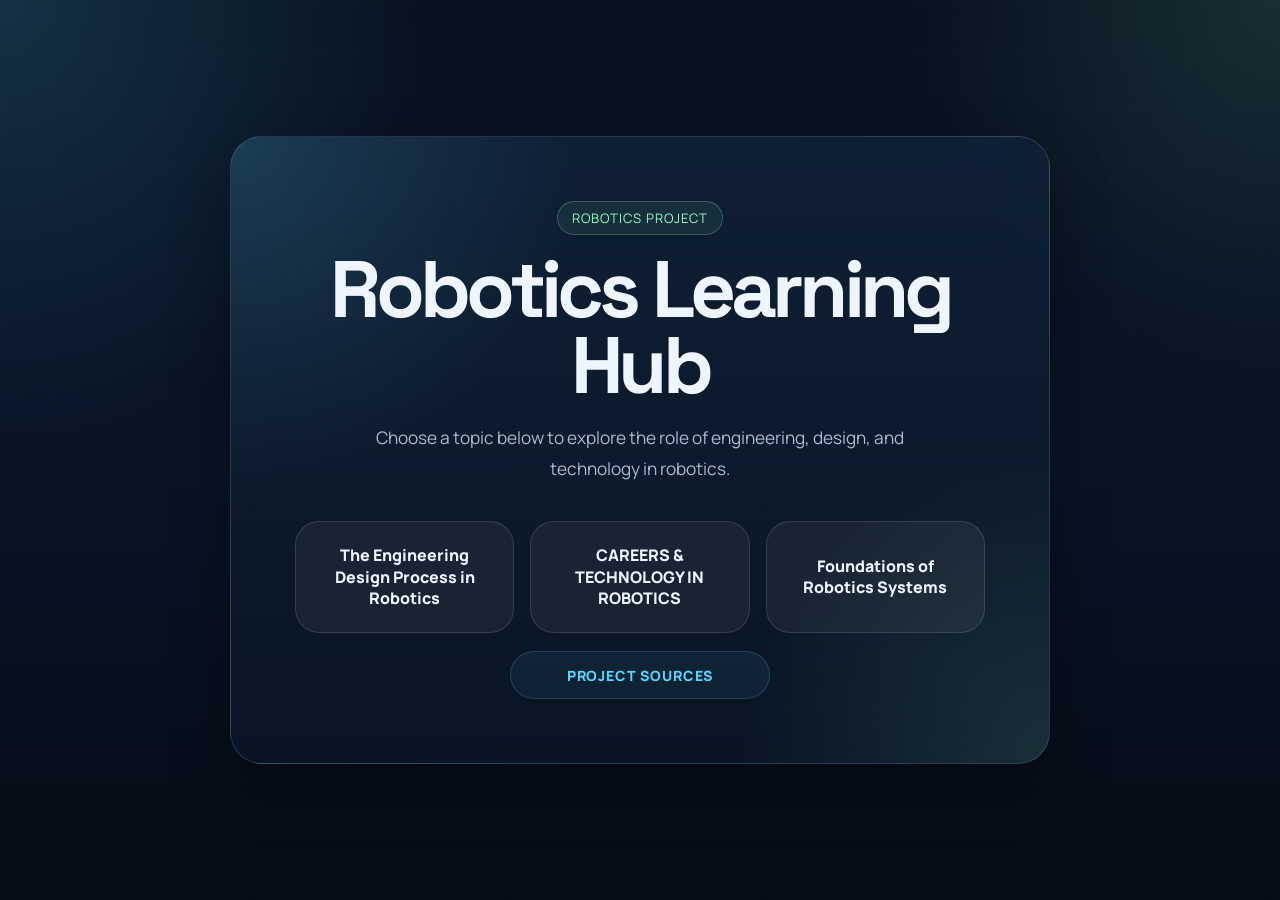
<file: index.html>
<!doctype html>
<html lang="en">
  <head>
    <meta charset="UTF-8" />
    <meta name="viewport" content="width=device-width, initial-scale=1.0" />
    <title>Robotics Project Homepage</title>
    <link rel="preconnect" href="https://fonts.googleapis.com" />
    <link rel="preconnect" href="https://fonts.gstatic.com" crossorigin />
    <link
      href="https://fonts.googleapis.com/css2?family=Manrope:wght@400;500;600;700;800&family=Space+Grotesk:wght@500;700&display=swap"
      rel="stylesheet"
    />
    <link rel="stylesheet" href="style.css" />
  </head>
  <body class="home-page">
    <div class="cursor-reticle" aria-hidden="true">
      <svg viewBox="0 0 84 84">
        <path class="reticle-shape" d="M25 11 L14 19 L14 31" />
        <path class="reticle-shape" d="M59 11 L70 19 L70 31" />
        <path class="reticle-shape" d="M25 73 L14 65 L14 53" />
        <path class="reticle-shape" d="M59 73 L70 65 L70 53" />
        <circle class="reticle-dot" cx="42" cy="42" r="3.5" />
      </svg>
    </div>

    <main class="home-main">
      <section class="home-hero">
        <span class="section-tag reveal">Robotics Project</span>
        <h1 class="home-title reveal">Robotics Learning Hub</h1>
        <p class="home-copy reveal">
          Choose a topic below to explore the role of engineering, design, and
          technology in robotics.
        </p>

        <div class="home-actions reveal">
          <a class="home-button home-button-secondary" href="edp.html">
            The Engineering Design Process in Robotics
          </a>
          <a class="home-button home-button-secondary" href="careers.html">
            CAREERS &amp; TECHNOLOGY IN ROBOTICS
          </a>
          <a class="home-button home-button-secondary" href="foundations.html">
            Foundations of Robotics Systems
          </a>
        </div>

        <div class="home-source-action reveal">
          <a class="home-source-button" href="sources.html">PROJECT SOURCES</a>
        </div>
      </section>
    </main>

    <script src="script.js"></script>
  </body>
</html>
</file>
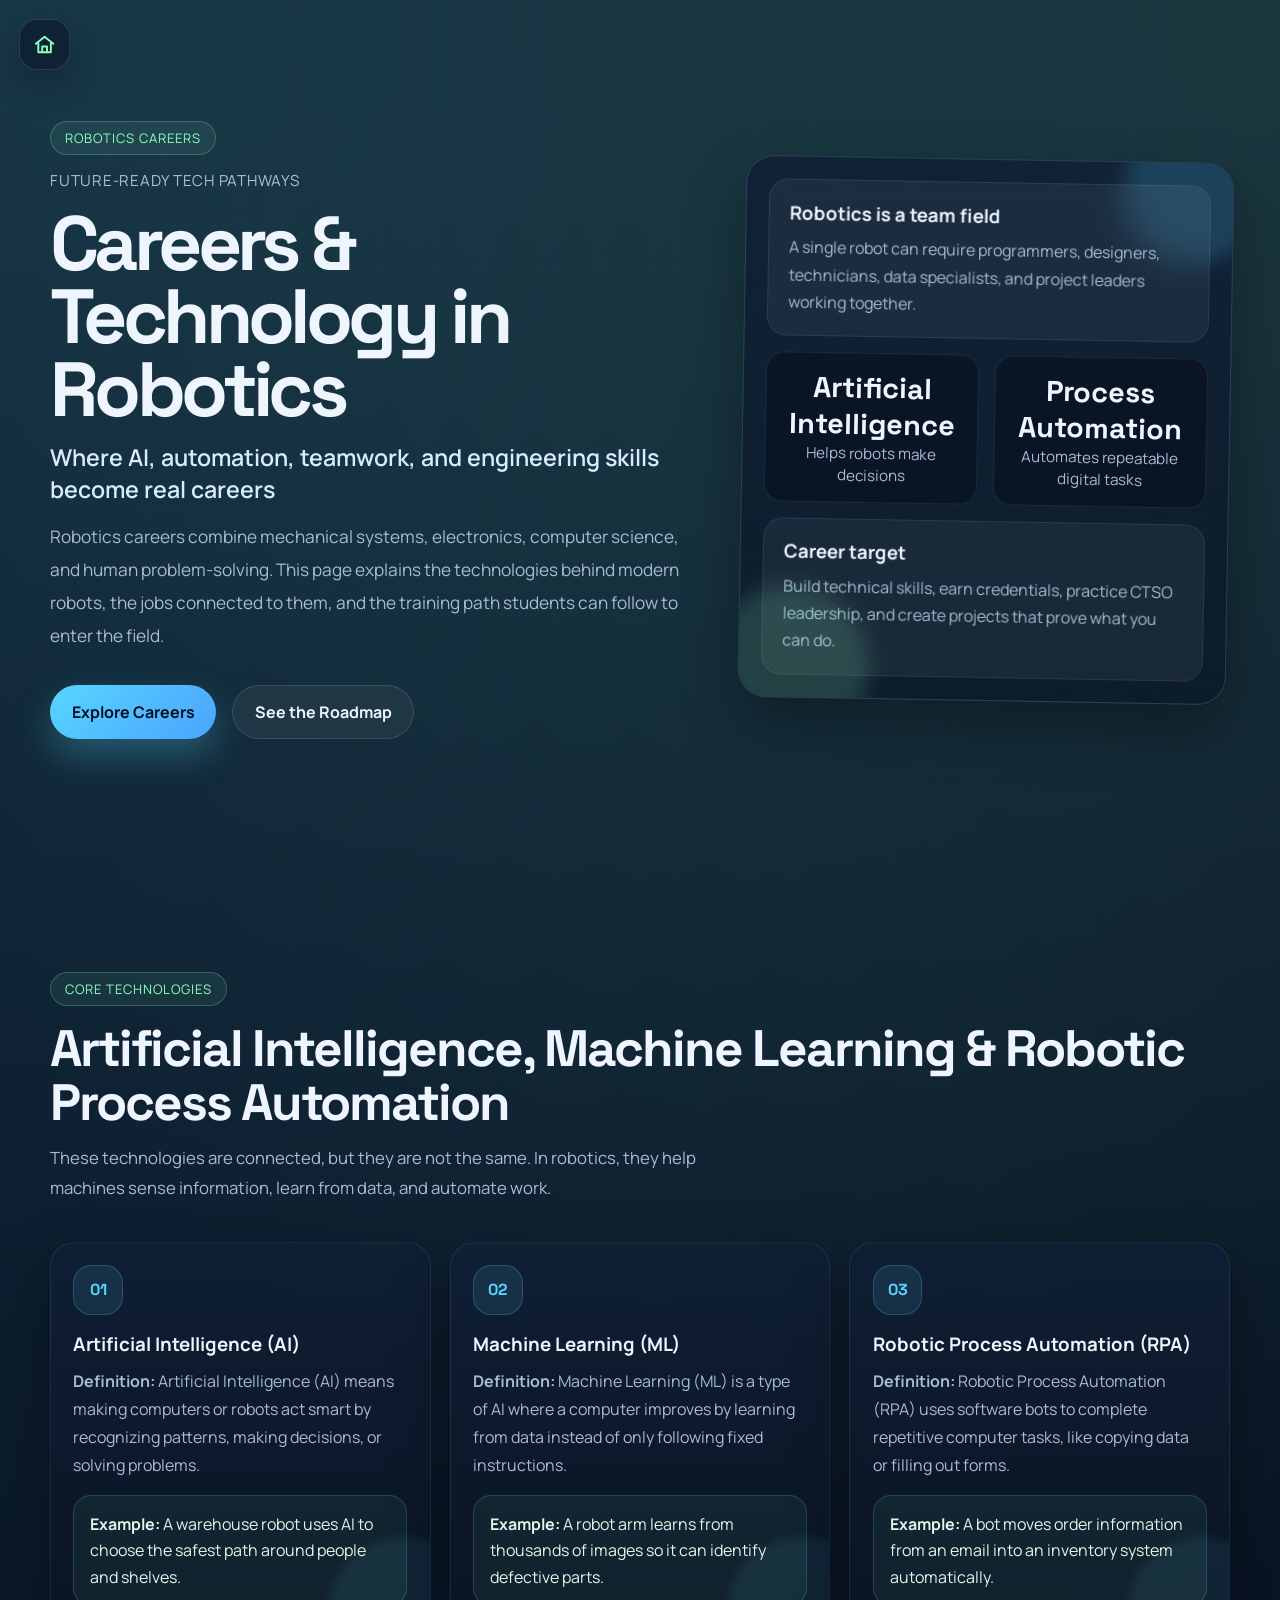
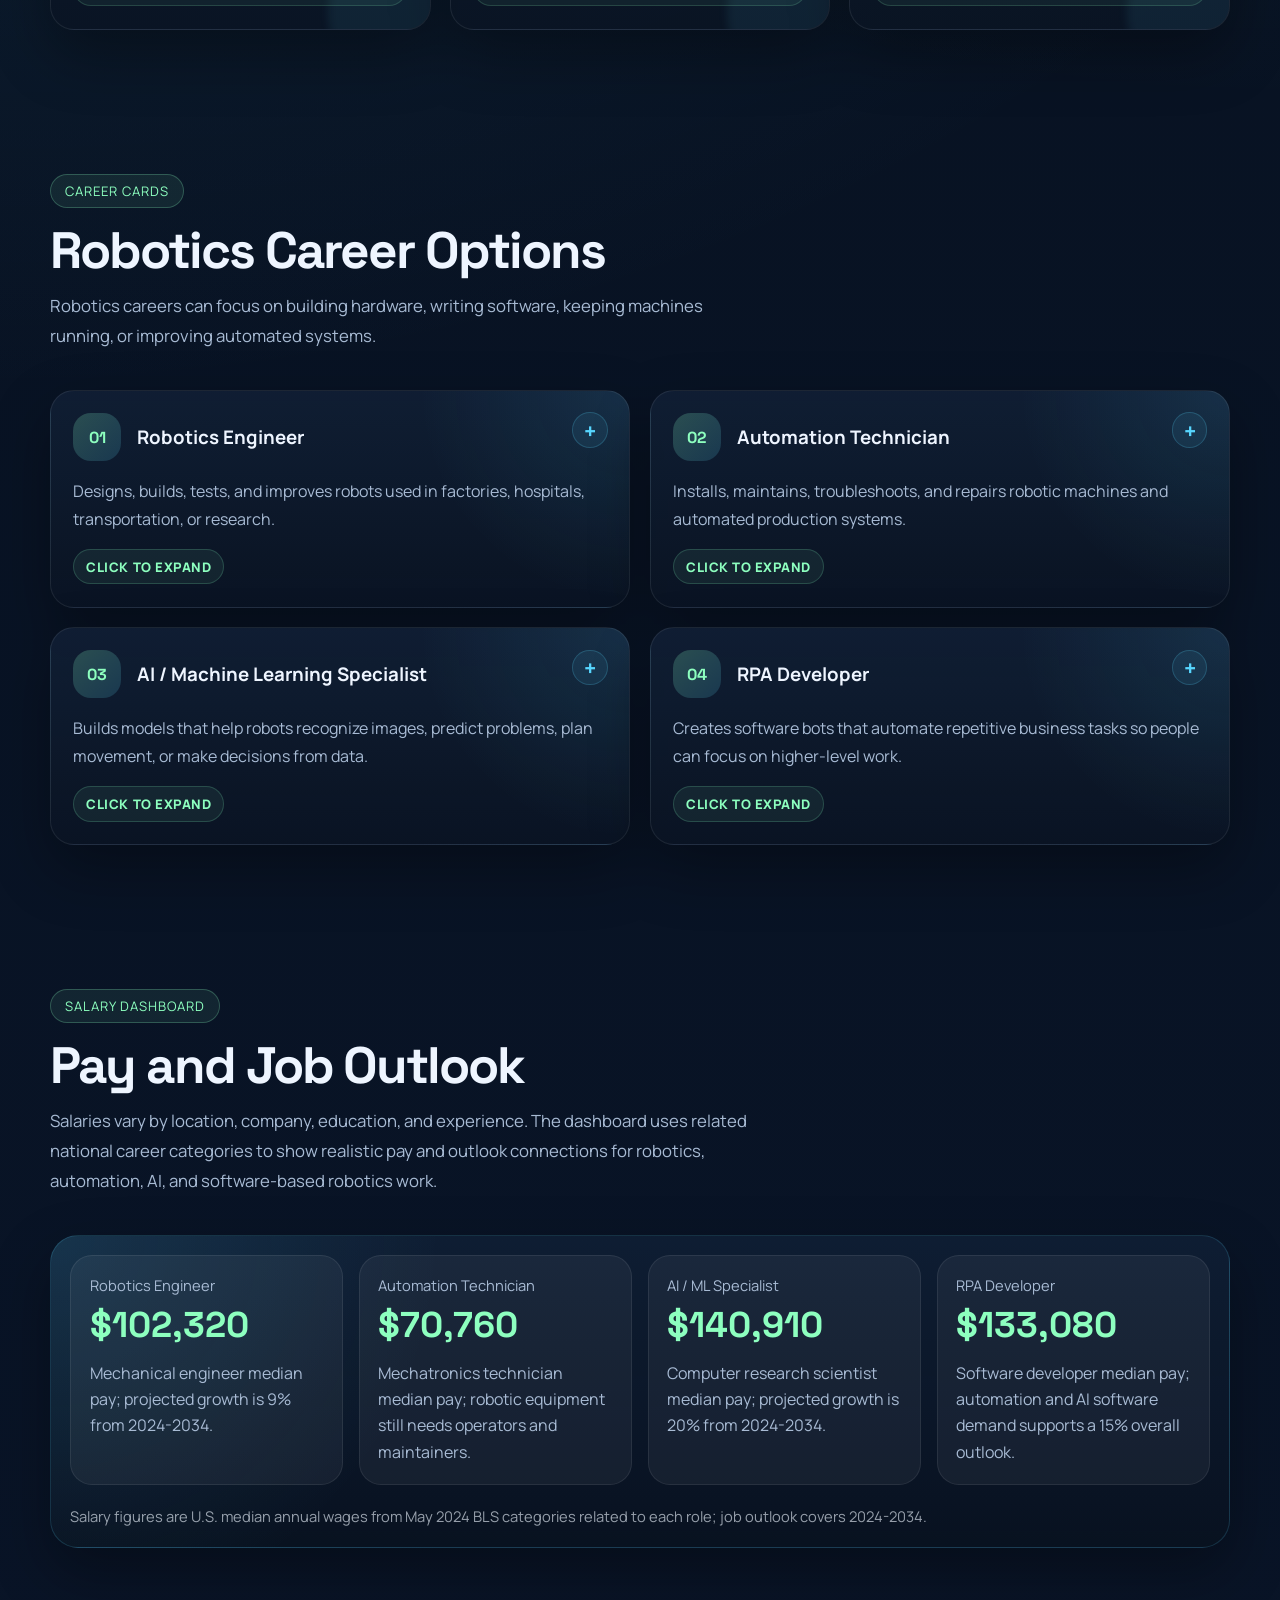
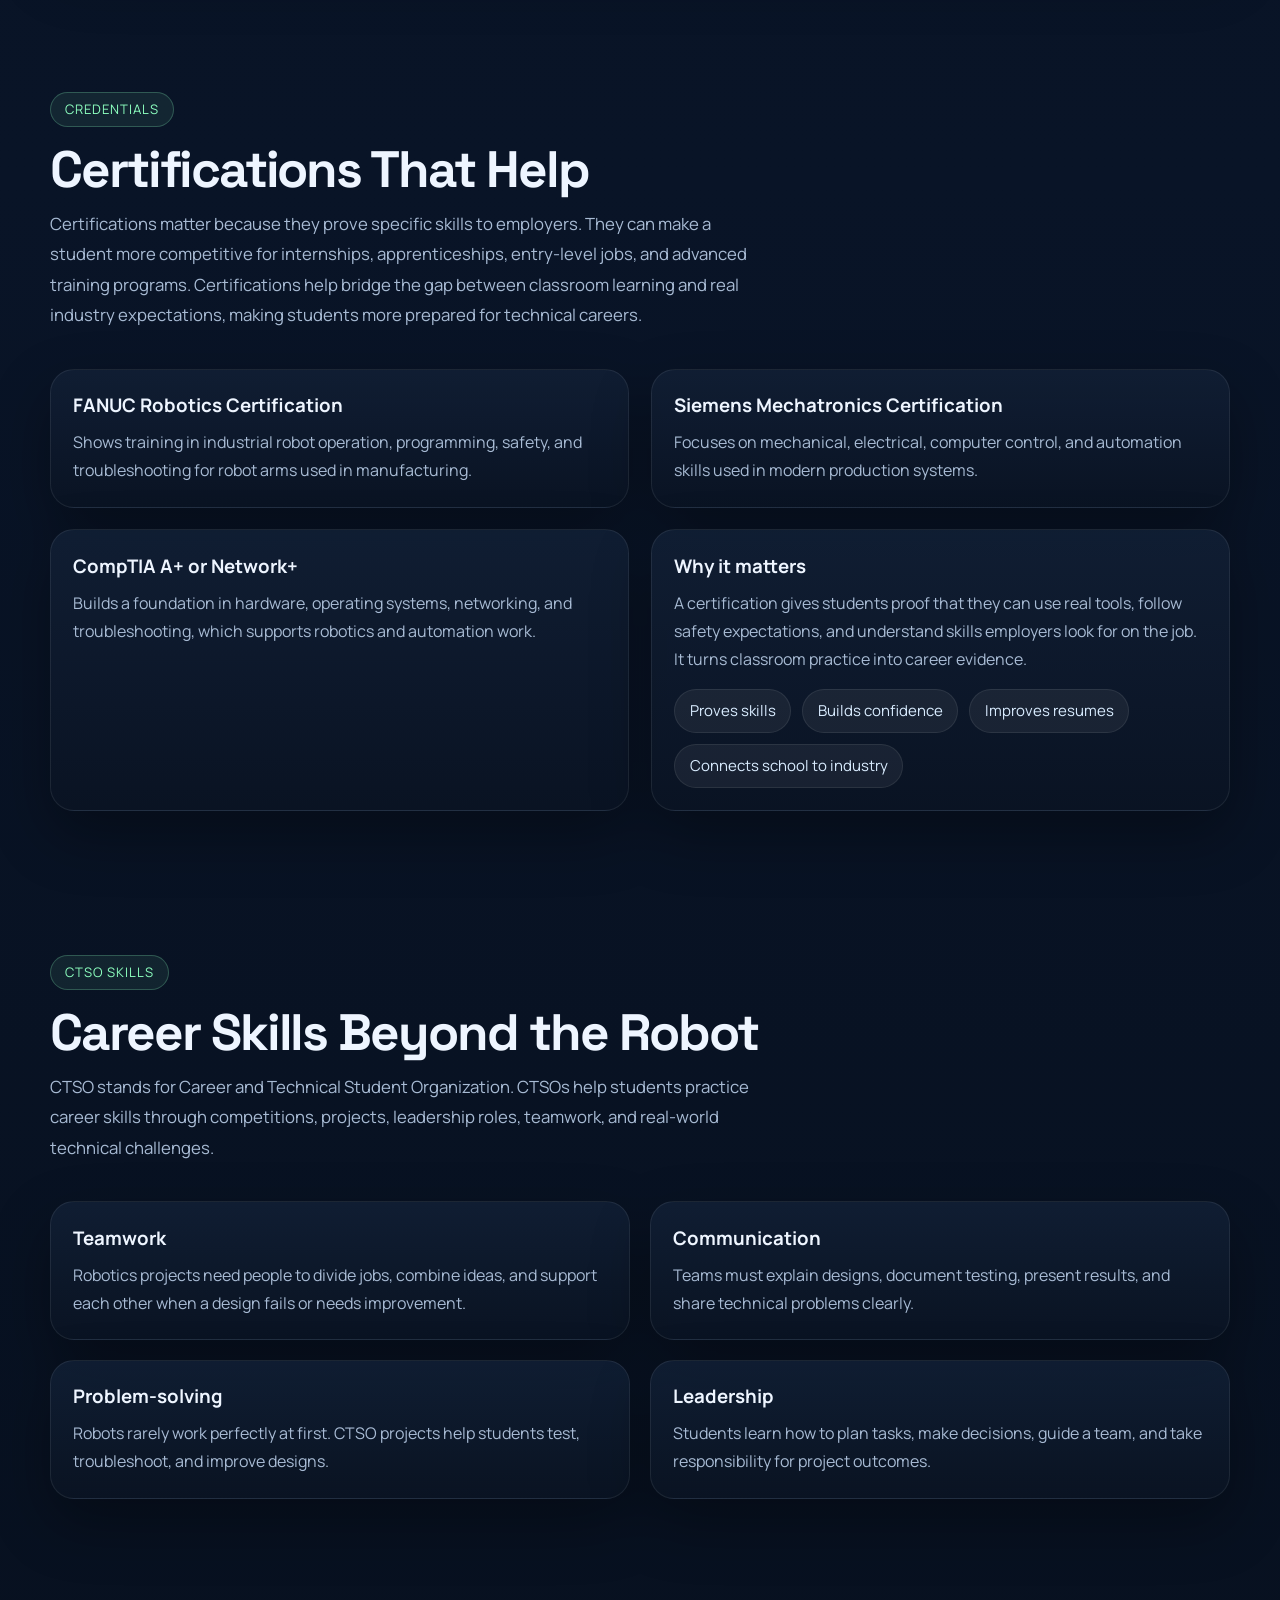
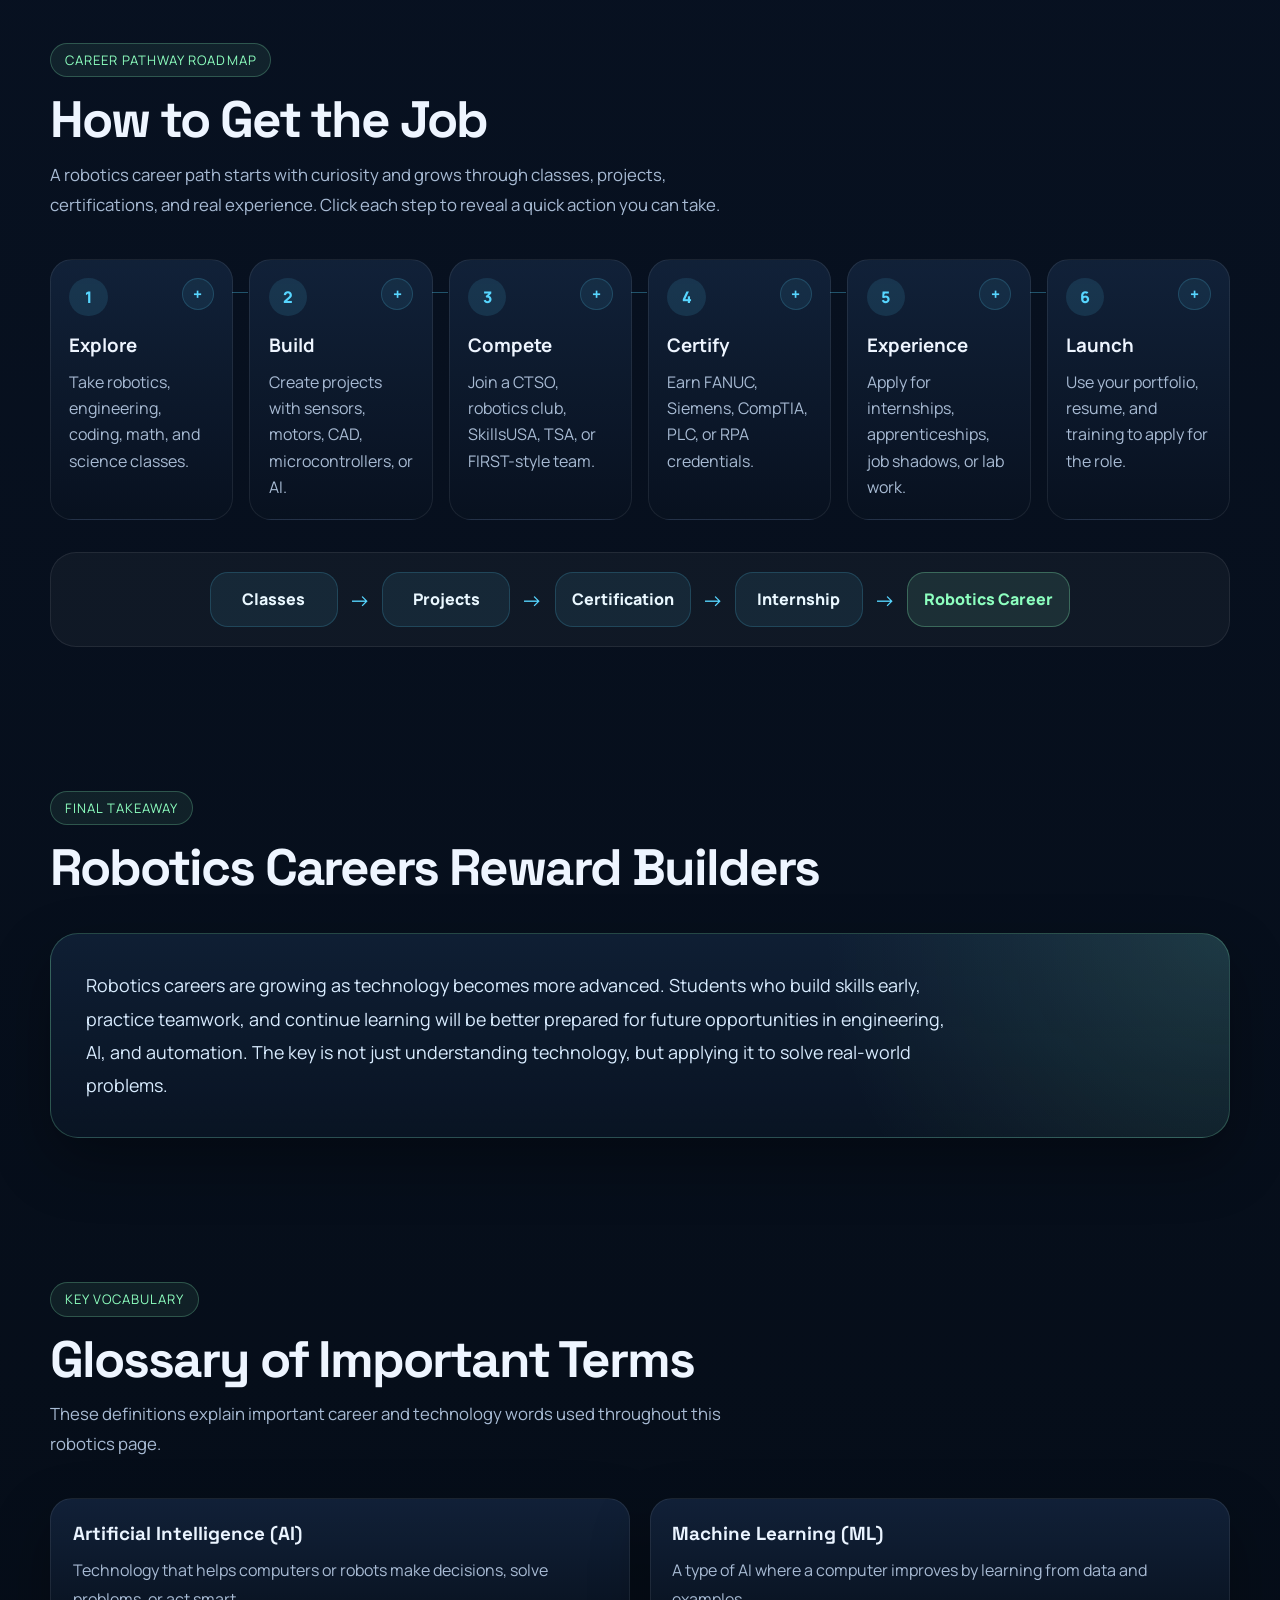
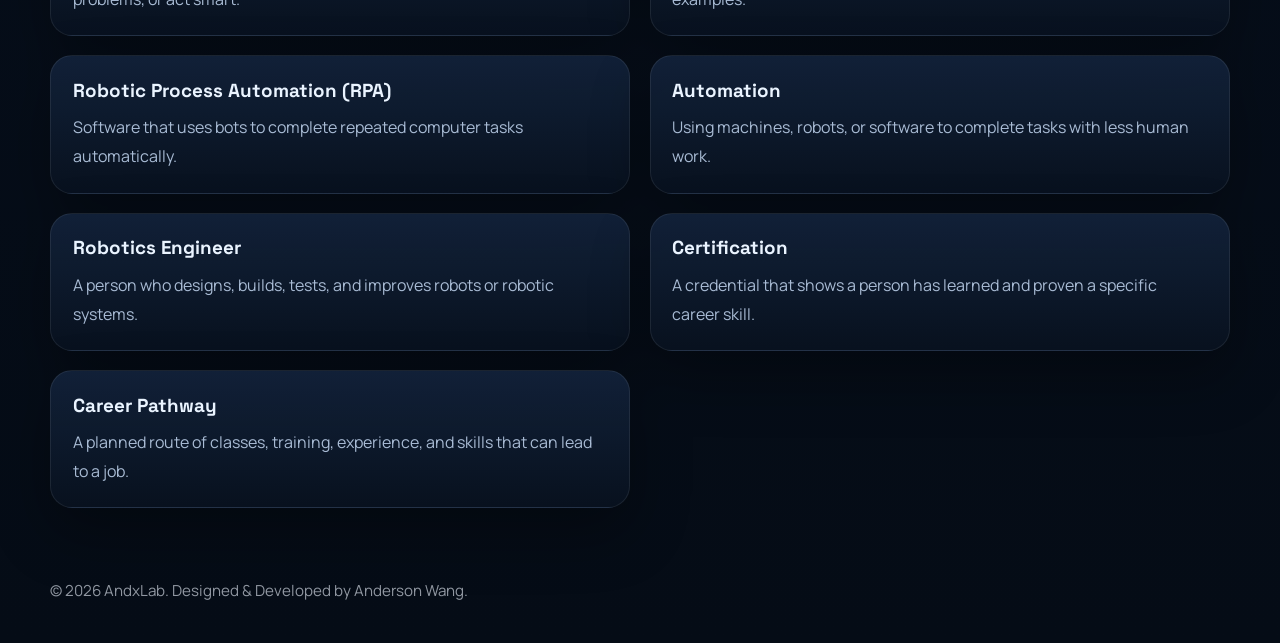
<file: careers.html>
<!doctype html>
<html lang="en">
  <head>
    <meta charset="UTF-8" />
    <meta name="viewport" content="width=device-width, initial-scale=1.0" />
    <title>Careers & Technology in Robotics</title>
    <link rel="preconnect" href="https://fonts.googleapis.com" />
    <link rel="preconnect" href="https://fonts.gstatic.com" crossorigin />
    <link
      href="https://fonts.googleapis.com/css2?family=Manrope:wght@400;500;600;700;800&family=Space+Grotesk:wght@500;700&display=swap"
      rel="stylesheet"
    />
    <link rel="stylesheet" href="style.css" />
  </head>
  <body>
    <a class="page-home-button" href="index.html" aria-label="Back to homepage">
      <svg viewBox="0 0 24 24" aria-hidden="true">
        <path d="M3 11.2 12 4l9 7.2" />
        <path d="M5.5 10.5V20h13v-9.5" />
        <path d="M9.5 20v-6h5v6" />
      </svg>
    </a>

    <div class="cursor-reticle" aria-hidden="true">
      <svg viewBox="0 0 84 84">
        <path class="reticle-shape" d="M25 11 L14 19 L14 31" />
        <path class="reticle-shape" d="M59 11 L70 19 L70 31" />
        <path class="reticle-shape" d="M25 73 L14 65 L14 53" />
        <path class="reticle-shape" d="M59 73 L70 65 L70 53" />
        <circle class="reticle-dot" cx="42" cy="42" r="3.5" />
      </svg>
    </div>

    <main>
      <section class="hero careers-hero">
        <div class="hero-grid">
          <div class="hero-copy reveal">
            <span class="section-tag">Robotics Careers</span>
            <span class="hero-credit">Future-ready tech pathways</span>
            <h1 class="hero-title">Careers &amp; Technology in Robotics</h1>
            <div class="hero-subtitle">
              Where AI, automation, teamwork, and engineering skills become real
              careers
            </div>
            <p>
              Robotics careers combine mechanical systems, electronics, computer
              science, and human problem-solving. This page explains the
              technologies behind modern robots, the jobs connected to them, and
              the training path students can follow to enter the field.
            </p>
            <div class="hero-actions">
              <a class="button button-primary" href="#careers"
                >Explore Careers</a
              >
              <a class="button button-secondary" href="#pathway"
                >See the Roadmap</a
              >
            </div>
          </div>

          <div class="hero-panel reveal">
            <div class="mini-dashboard">
              <div class="dashboard-card">
                <h3>Robotics is a team field</h3>
                <p>
                  A single robot can require programmers, designers,
                  technicians, data specialists, and project leaders working
                  together.
                </p>
              </div>
              <div class="dashboard-metrics">
                <div class="metric">
                  <strong>Artificial Intelligence</strong>
                  <span>Helps robots make decisions</span>
                </div>
                <div class="metric">
                  <strong>Process Automation</strong>
                  <span>Automates repeatable digital tasks</span>
                </div>
              </div>
              <div class="dashboard-card">
                <h3>Career target</h3>
                <p>
                  Build technical skills, earn credentials, practice CTSO
                  leadership, and create projects that prove what you can do.
                </p>
              </div>
            </div>
          </div>
        </div>
      </section>

      <section id="technology">
        <span class="section-tag reveal">Core Technologies</span>
        <h2 class="section-heading reveal">
          Artificial Intelligence, Machine Learning &amp; Robotic Process
          Automation
        </h2>
        <p class="section-copy reveal">
          These technologies are connected, but they are not the same. In
          robotics, they help machines sense information, learn from data, and
          automate work.
        </p>

        <div class="tech-compare-grid">
          <article class="card tech-card reveal">
            <span class="tech-label">01</span>
            <h3>Artificial Intelligence (AI)</h3>
            <p>
              <strong>Definition:</strong> Artificial Intelligence (AI) means
              making computers or robots act smart by recognizing patterns,
              making decisions, or solving problems.
            </p>
            <div class="example-box">
              <strong>Example:</strong> A warehouse robot uses AI to choose the
              safest path around people and shelves.
            </div>
          </article>

          <article class="card tech-card reveal">
            <span class="tech-label">02</span>
            <h3>Machine Learning (ML)</h3>
            <p>
              <strong>Definition:</strong> Machine Learning (ML) is a type of AI
              where a computer improves by learning from data instead of only
              following fixed instructions.
            </p>
            <div class="example-box">
              <strong>Example:</strong> A robot arm learns from thousands of
              images so it can identify defective parts.
            </div>
          </article>

          <article class="card tech-card reveal">
            <span class="tech-label">03</span>
            <h3>Robotic Process Automation (RPA)</h3>
            <p>
              <strong>Definition:</strong> Robotic Process Automation (RPA) uses
              software bots to complete repetitive computer tasks, like copying
              data or filling out forms.
            </p>
            <div class="example-box">
              <strong>Example:</strong> A bot moves order information from an
              email into an inventory system automatically.
            </div>
          </article>
        </div>
      </section>

      <section id="careers">
        <span class="section-tag reveal">Career Cards</span>
        <h2 class="section-heading reveal">Robotics Career Options</h2>
        <p class="section-copy reveal">
          Robotics careers can focus on building hardware, writing software,
          keeping machines running, or improving automated systems.
        </p>

        <div class="career-grid">
          <details class="career-card reveal">
            <summary>
              <div class="career-card-top">
                <span class="career-icon">01</span>
                <h3>Robotics Engineer</h3>
              </div>
              <p>
                Designs, builds, tests, and improves robots used in factories,
                hospitals, transportation, or research.
              </p>
              <span class="expand-cue">Click to expand</span>
            </summary>
            <div class="career-expanded">
              <div class="career-detail">
                <strong>Tools used</strong>
                <span>CAD, Python, C++, ROS, sensors, microcontrollers</span>
              </div>
              <div class="career-detail">
                <strong>Education/training</strong>
                <span>
                  Bachelor's degree in robotics, mechanical engineering,
                  electrical engineering, or computer science.
                </span>
              </div>
              <div class="career-detail">
                <strong>Why this job matters</strong>
                <span>
                  Robotics engineers create safer, smarter machines that solve
                  real-world problems and improve how people work.
                </span>
              </div>
            </div>
          </details>

          <details class="career-card reveal">
            <summary>
              <div class="career-card-top">
                <span class="career-icon">02</span>
                <h3>Automation Technician</h3>
              </div>
              <p>
                Installs, maintains, troubleshoots, and repairs robotic
                machines and automated production systems.
              </p>
              <span class="expand-cue">Click to expand</span>
            </summary>
            <div class="career-expanded">
              <div class="career-detail">
                <strong>Tools used</strong>
                <span>
                  PLCs, FANUC teach pendants, multimeters, HMIs, hand tools
                </span>
              </div>
              <div class="career-detail">
                <strong>Education/training</strong>
                <span>
                  Associate degree, technical school, apprenticeship, or
                  industry certifications in robotics or mechatronics.
                </span>
              </div>
              <div class="career-detail">
                <strong>Why this job matters</strong>
                <span>
                  Automation technicians keep robotic systems running safely so
                  companies can build products with less downtime.
                </span>
              </div>
            </div>
          </details>

          <details class="career-card reveal">
            <summary>
              <div class="career-card-top">
                <span class="career-icon">03</span>
                <h3>AI / Machine Learning Specialist</h3>
              </div>
              <p>
                Builds models that help robots recognize images, predict
                problems, plan movement, or make decisions from data.
              </p>
              <span class="expand-cue">Click to expand</span>
            </summary>
            <div class="career-expanded">
              <div class="career-detail">
                <strong>Tools used</strong>
                <span>Python, TensorFlow, PyTorch, datasets, cameras, cloud tools</span>
              </div>
              <div class="career-detail">
                <strong>Education/training</strong>
                <span>
                  Computer science, data science, AI coursework, math skills,
                  and machine learning projects.
                </span>
              </div>
              <div class="career-detail">
                <strong>Why this job matters</strong>
                <span>
                  AI and machine learning specialists help robots understand
                  data and make better decisions in changing environments.
                </span>
              </div>
            </div>
          </details>

          <details class="career-card reveal">
            <summary>
              <div class="career-card-top">
                <span class="career-icon">04</span>
                <h3>RPA Developer</h3>
              </div>
              <p>
                Creates software bots that automate repetitive business tasks so
                people can focus on higher-level work.
              </p>
              <span class="expand-cue">Click to expand</span>
            </summary>
            <div class="career-expanded">
              <div class="career-detail">
                <strong>Tools used</strong>
                <span>UiPath, Power Automate, Automation Anywhere, Excel, APIs</span>
              </div>
              <div class="career-detail">
                <strong>Education/training</strong>
                <span>
                  Programming basics, business process knowledge, RPA platform
                  training, and automation certifications.
                </span>
              </div>
              <div class="career-detail">
                <strong>Why this job matters</strong>
                <span>
                  RPA developers save time and reduce errors by automating
                  repetitive digital work for teams and organizations.
                </span>
              </div>
            </div>
          </details>
        </div>
      </section>

      <section id="salary">
        <span class="section-tag reveal">Salary Dashboard</span>
        <h2 class="section-heading reveal">Pay and Job Outlook</h2>
        <p class="section-copy reveal">
          Salaries vary by location, company, education, and experience. The
          dashboard uses related national career categories to show realistic
          pay and outlook connections for robotics, automation, AI, and
          software-based robotics work.
        </p>

        <div class="salary-dashboard reveal">
          <article class="salary-tile">
            <span>Robotics Engineer</span>
            <strong>$102,320</strong>
            <p>
              Mechanical engineer median pay; projected growth is 9% from
              2024-2034.
            </p>
          </article>
          <article class="salary-tile">
            <span>Automation Technician</span>
            <strong>$70,760</strong>
            <p>
              Mechatronics technician median pay; robotic equipment still needs
              operators and maintainers.
            </p>
          </article>
          <article class="salary-tile">
            <span>AI / ML Specialist</span>
            <strong>$140,910</strong>
            <p>
              Computer research scientist median pay; projected growth is 20%
              from 2024-2034.
            </p>
          </article>
          <article class="salary-tile">
            <span>RPA Developer</span>
            <strong>$133,080</strong>
            <p>
              Software developer median pay; automation and AI software demand
              supports a 15% overall outlook.
            </p>
          </article>
          <p class="salary-note">
            Salary figures are U.S. median annual wages from May 2024 BLS
            categories related to each role; job outlook covers 2024-2034.
          </p>
        </div>
      </section>

      <section id="certifications">
        <span class="section-tag reveal">Credentials</span>
        <h2 class="section-heading reveal">Certifications That Help</h2>
        <p class="section-copy reveal">
          Certifications matter because they prove specific skills to employers.
          They can make a student more competitive for internships,
          apprenticeships, entry-level jobs, and advanced training programs.
          Certifications help bridge the gap between classroom learning and
          real industry expectations, making students more prepared for
          technical careers.
        </p>

        <div class="cards-grid">
          <article class="card reveal">
            <h3>FANUC Robotics Certification</h3>
            <p>
              Shows training in industrial robot operation, programming, safety,
              and troubleshooting for robot arms used in manufacturing.
            </p>
          </article>

          <article class="card reveal">
            <h3>Siemens Mechatronics Certification</h3>
            <p>
              Focuses on mechanical, electrical, computer control, and
              automation skills used in modern production systems.
            </p>
          </article>

          <article class="card reveal">
            <h3>CompTIA A+ or Network+</h3>
            <p>
              Builds a foundation in hardware, operating systems, networking,
              and troubleshooting, which supports robotics and automation work.
            </p>
          </article>

          <article class="card reveal">
            <h3>Why it matters</h3>
            <p>
              A certification gives students proof that they can use real tools,
              follow safety expectations, and understand skills employers look
              for on the job. It turns classroom practice into career evidence.
            </p>
            <div class="chip-list">
              <span class="chip">Proves skills</span>
              <span class="chip">Builds confidence</span>
              <span class="chip">Improves resumes</span>
              <span class="chip">Connects school to industry</span>
            </div>
          </article>
        </div>
      </section>

      <section id="ctso">
        <span class="section-tag reveal">CTSO Skills</span>
        <h2 class="section-heading reveal">Career Skills Beyond the Robot</h2>
        <p class="section-copy reveal">
          CTSO stands for Career and Technical Student Organization. CTSOs help
          students practice career skills through competitions, projects,
          leadership roles, teamwork, and real-world technical challenges.
        </p>

        <div class="ctso-grid">
          <article class="card reveal">
            <h3>Teamwork</h3>
            <p>
              Robotics projects need people to divide jobs, combine ideas, and
              support each other when a design fails or needs improvement.
            </p>
          </article>
          <article class="card reveal">
            <h3>Communication</h3>
            <p>
              Teams must explain designs, document testing, present results, and
              share technical problems clearly.
            </p>
          </article>
          <article class="card reveal">
            <h3>Problem-solving</h3>
            <p>
              Robots rarely work perfectly at first. CTSO projects help students
              test, troubleshoot, and improve designs.
            </p>
          </article>
          <article class="card reveal">
            <h3>Leadership</h3>
            <p>
              Students learn how to plan tasks, make decisions, guide a team,
              and take responsibility for project outcomes.
            </p>
          </article>
        </div>
      </section>

      <section id="pathway">
        <span class="section-tag reveal">Career Pathway Roadmap</span>
        <h2 class="section-heading reveal">How to Get the Job</h2>
        <p class="section-copy reveal">
          A robotics career path starts with curiosity and grows through
          classes, projects, certifications, and real experience. Click each
          step to reveal a quick action you can take.
        </p>

        <div class="roadmap reveal">
          <details class="roadmap-step">
            <summary>
              <span>1</span>
              <h3>Explore</h3>
              <p>
                Take robotics, engineering, coding, math, and science classes.
              </p>
            </summary>
            <div class="roadmap-action">
              <strong>Try this:</strong> Pick one robotics topic and write down
              three questions you want to learn more about.
            </div>
          </details>

          <details class="roadmap-step">
            <summary>
              <span>2</span>
              <h3>Build</h3>
              <p>
                Create projects with sensors, motors, CAD, microcontrollers, or
                AI.
              </p>
            </summary>
            <div class="roadmap-action">
              <strong>Try this:</strong> Add one finished project to a portfolio
              with photos, code, and what you improved.
            </div>
          </details>

          <details class="roadmap-step">
            <summary>
              <span>3</span>
              <h3>Compete</h3>
              <p>
                Join a CTSO, robotics club, SkillsUSA, TSA, or FIRST-style
                team.
              </p>
            </summary>
            <div class="roadmap-action">
              <strong>Try this:</strong> Choose a team role like builder,
              programmer, driver, presenter, or project lead.
            </div>
          </details>

          <details class="roadmap-step">
            <summary>
              <span>4</span>
              <h3>Certify</h3>
              <p>Earn FANUC, Siemens, CompTIA, PLC, or RPA credentials.</p>
            </summary>
            <div class="roadmap-action">
              <strong>Try this:</strong> Research one certification and list the
              skills, cost, and practice time it requires.
            </div>
          </details>

          <details class="roadmap-step">
            <summary>
              <span>5</span>
              <h3>Experience</h3>
              <p>
                Apply for internships, apprenticeships, job shadows, or lab
                work.
              </p>
            </summary>
            <div class="roadmap-action">
              <strong>Try this:</strong> Find one local company, school lab, or
              mentor connected to robotics or automation.
            </div>
          </details>

          <details class="roadmap-step">
            <summary>
              <span>6</span>
              <h3>Launch</h3>
              <p>
                Use your portfolio, resume, and training to apply for the role.
              </p>
            </summary>
            <div class="roadmap-action">
              <strong>Try this:</strong> Write a short resume bullet that shows
              a robotics skill you can prove with a project.
            </div>
          </details>
        </div>

        <div
          class="job-flow reveal"
          aria-label="Flowchart for getting a robotics job"
        >
          <div class="flow-node">Classes</div>
          <div class="flow-connector">&rarr;</div>
          <div class="flow-node">Projects</div>
          <div class="flow-connector">&rarr;</div>
          <div class="flow-node">Certification</div>
          <div class="flow-connector">&rarr;</div>
          <div class="flow-node">Internship</div>
          <div class="flow-connector">&rarr;</div>
          <div class="flow-node final">Robotics Career</div>
        </div>
      </section>

      <section id="takeaway">
        <span class="section-tag reveal">Final Takeaway</span>
        <h2 class="section-heading reveal">Robotics Careers Reward Builders</h2>
        <div class="takeaway-panel reveal">
          <p>
            Robotics careers are growing as technology becomes more advanced.
            Students who build skills early, practice teamwork, and continue
            learning will be better prepared for future opportunities in
            engineering, AI, and automation. The key is not just understanding
            technology, but applying it to solve real-world problems.
          </p>
        </div>
      </section>

      <section id="vocabulary">
        <span class="section-tag reveal">Key Vocabulary</span>
        <h2 class="section-heading reveal">Glossary of Important Terms</h2>
        <p class="section-copy reveal">
          These definitions explain important career and technology words used
          throughout this robotics page.
        </p>

        <div class="vocab-grid">
          <article class="vocab-card reveal">
            <h3>Artificial Intelligence (AI)</h3>
            <p>
              Technology that helps computers or robots make decisions, solve
              problems, or act smart.
            </p>
          </article>

          <article class="vocab-card reveal">
            <h3>Machine Learning (ML)</h3>
            <p>
              A type of AI where a computer improves by learning from data and
              examples.
            </p>
          </article>

          <article class="vocab-card reveal">
            <h3>Robotic Process Automation (RPA)</h3>
            <p>
              Software that uses bots to complete repeated computer tasks
              automatically.
            </p>
          </article>

          <article class="vocab-card reveal">
            <h3>Automation</h3>
            <p>
              Using machines, robots, or software to complete tasks with less
              human work.
            </p>
          </article>

          <article class="vocab-card reveal">
            <h3>Robotics Engineer</h3>
            <p>
              A person who designs, builds, tests, and improves robots or
              robotic systems.
            </p>
          </article>

          <article class="vocab-card reveal">
            <h3>Certification</h3>
            <p>
              A credential that shows a person has learned and proven a specific
              career skill.
            </p>
          </article>

          <article class="vocab-card reveal">
            <h3>Career Pathway</h3>
            <p>
              A planned route of classes, training, experience, and skills that
              can lead to a job.
            </p>
          </article>
        </div>
      </section>
    </main>

    <footer class="reveal">
      &copy; 2026 AndxLab. Designed & Developed by Anderson Wang.
    </footer>

    <script src="script.js"></script>
  </body>
</html>
</file>
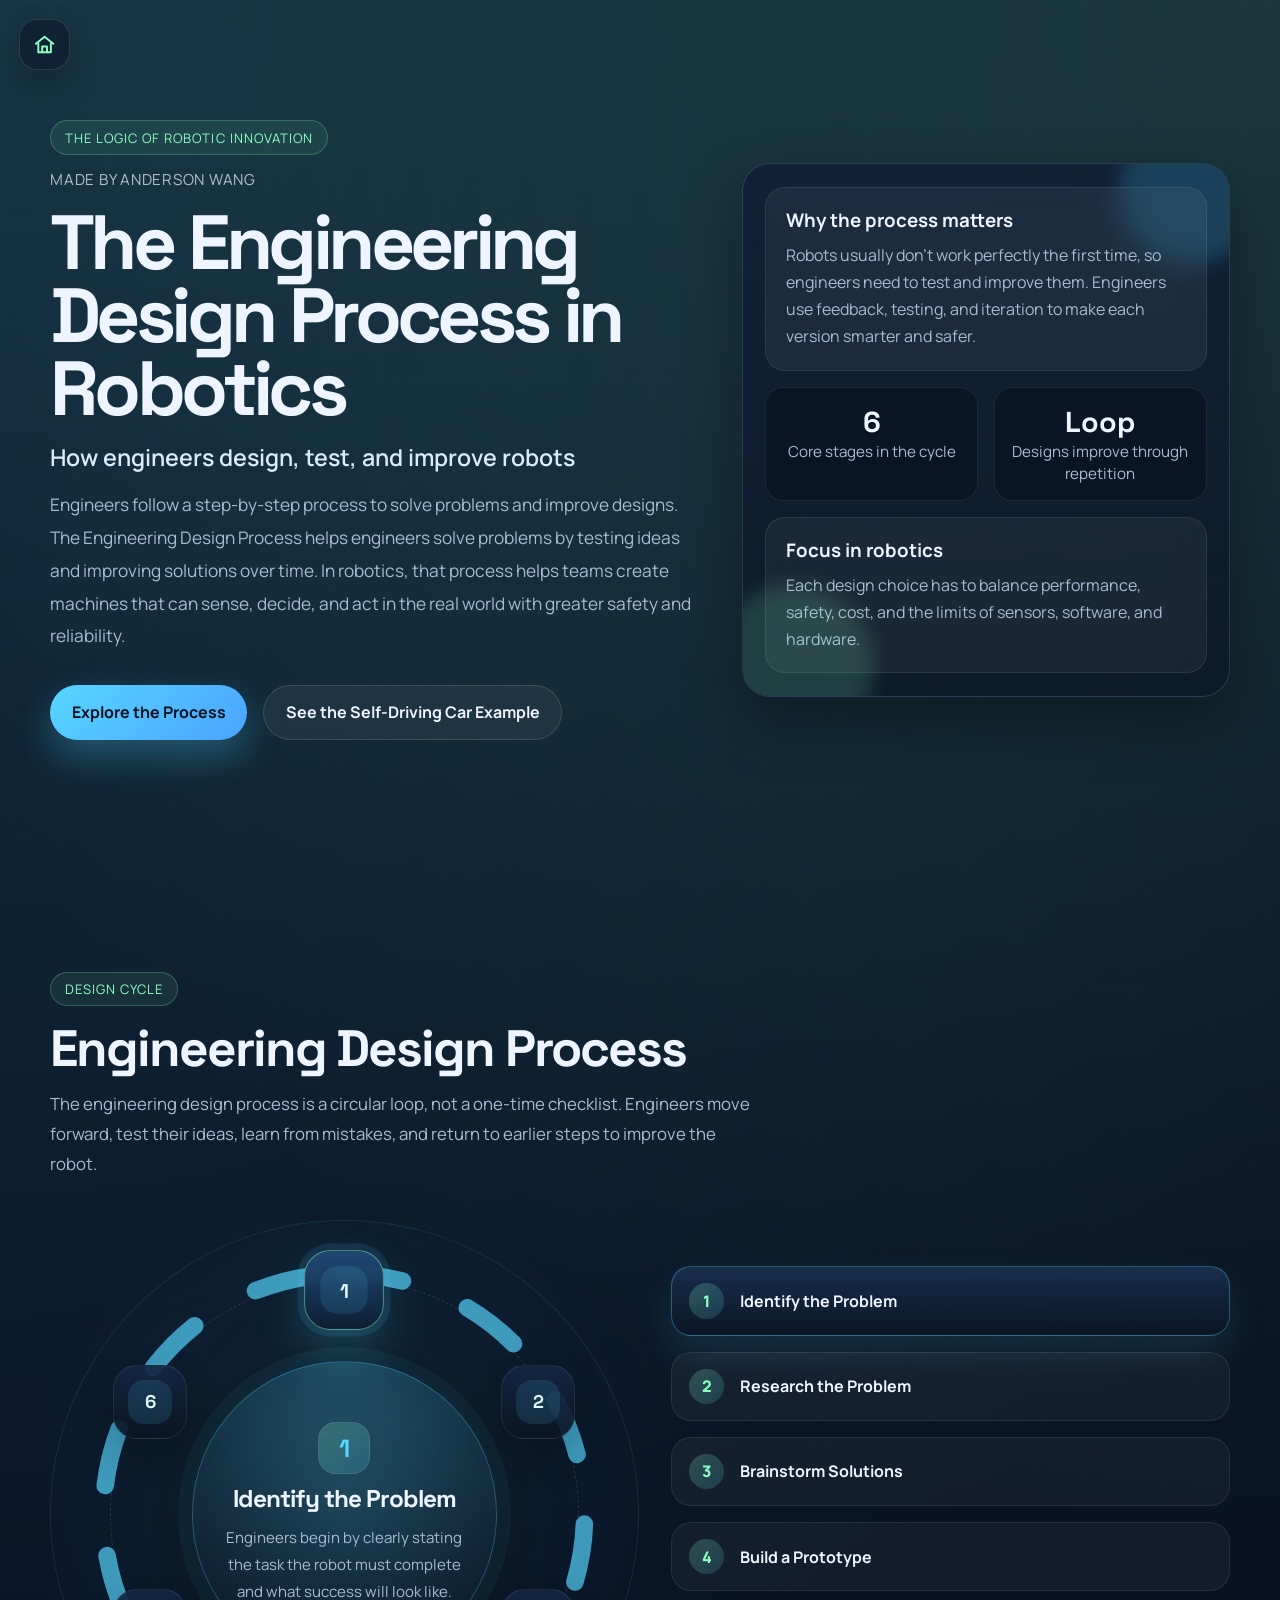
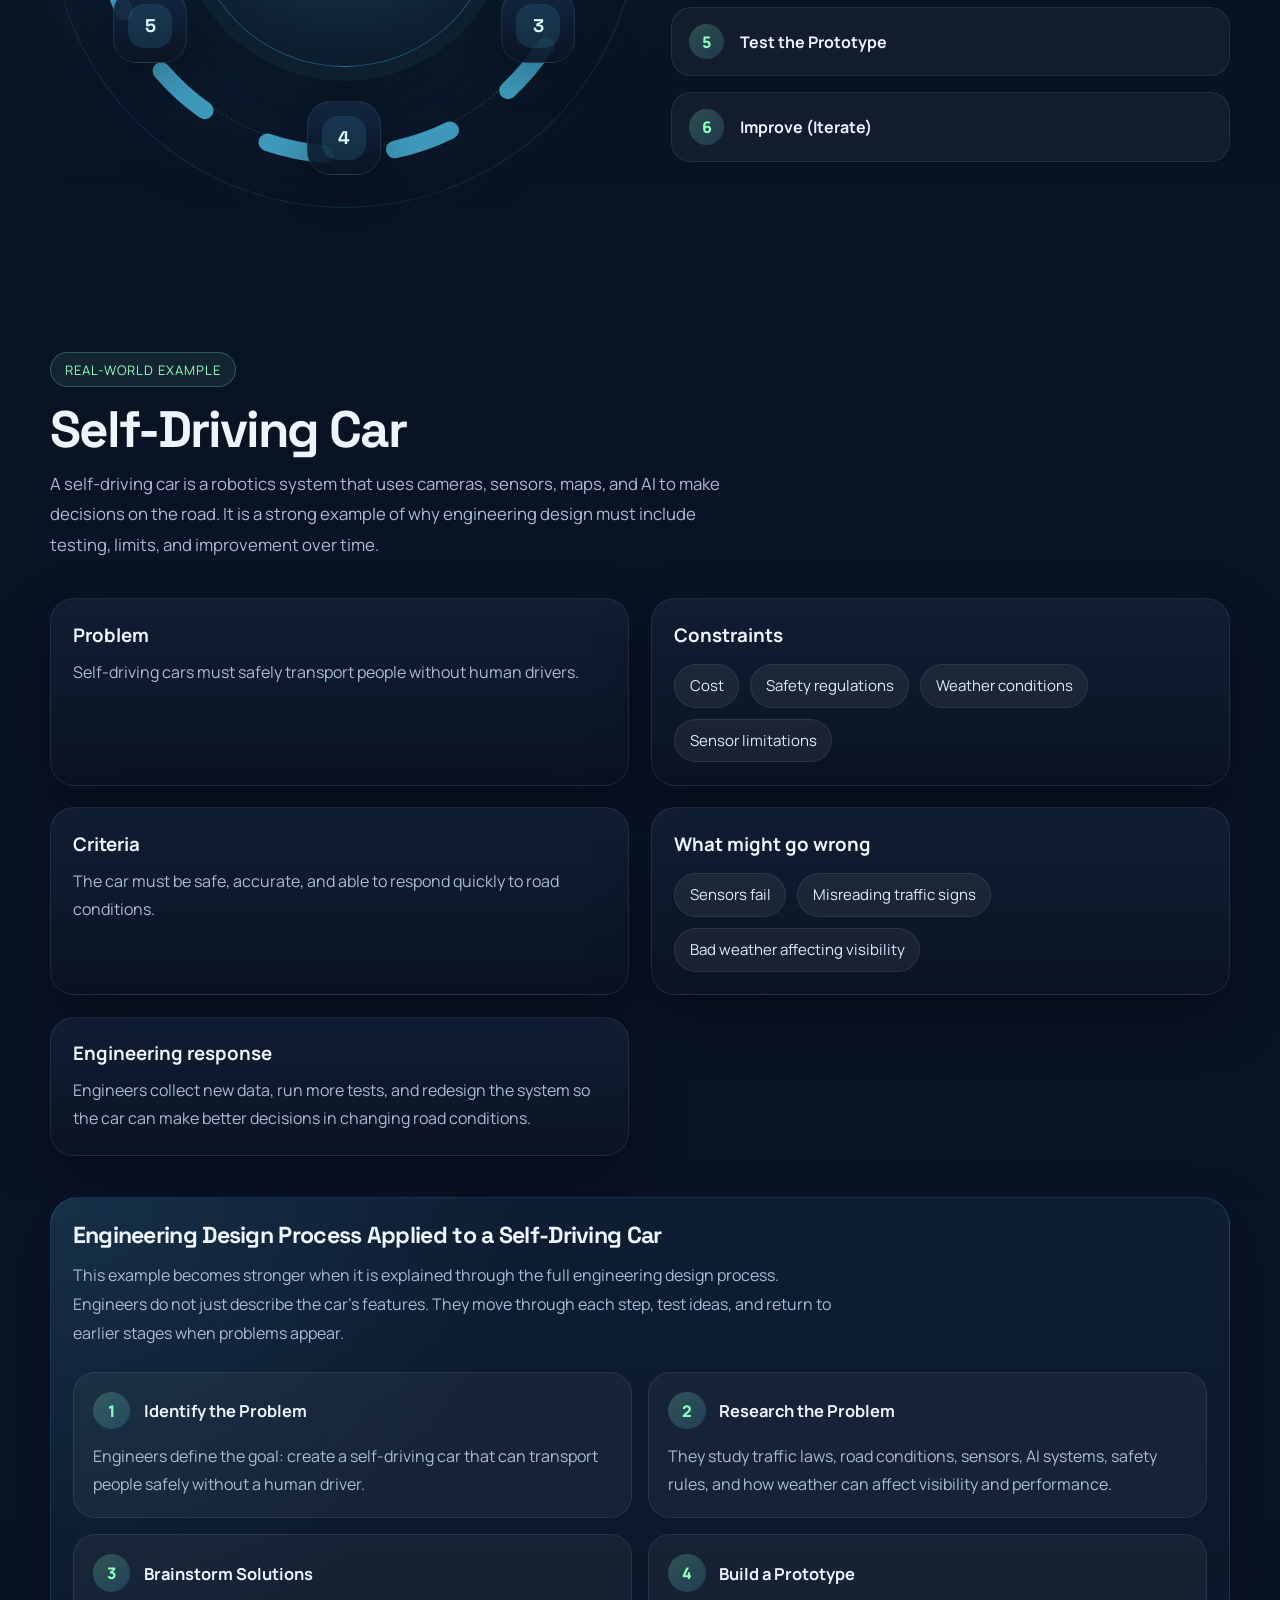
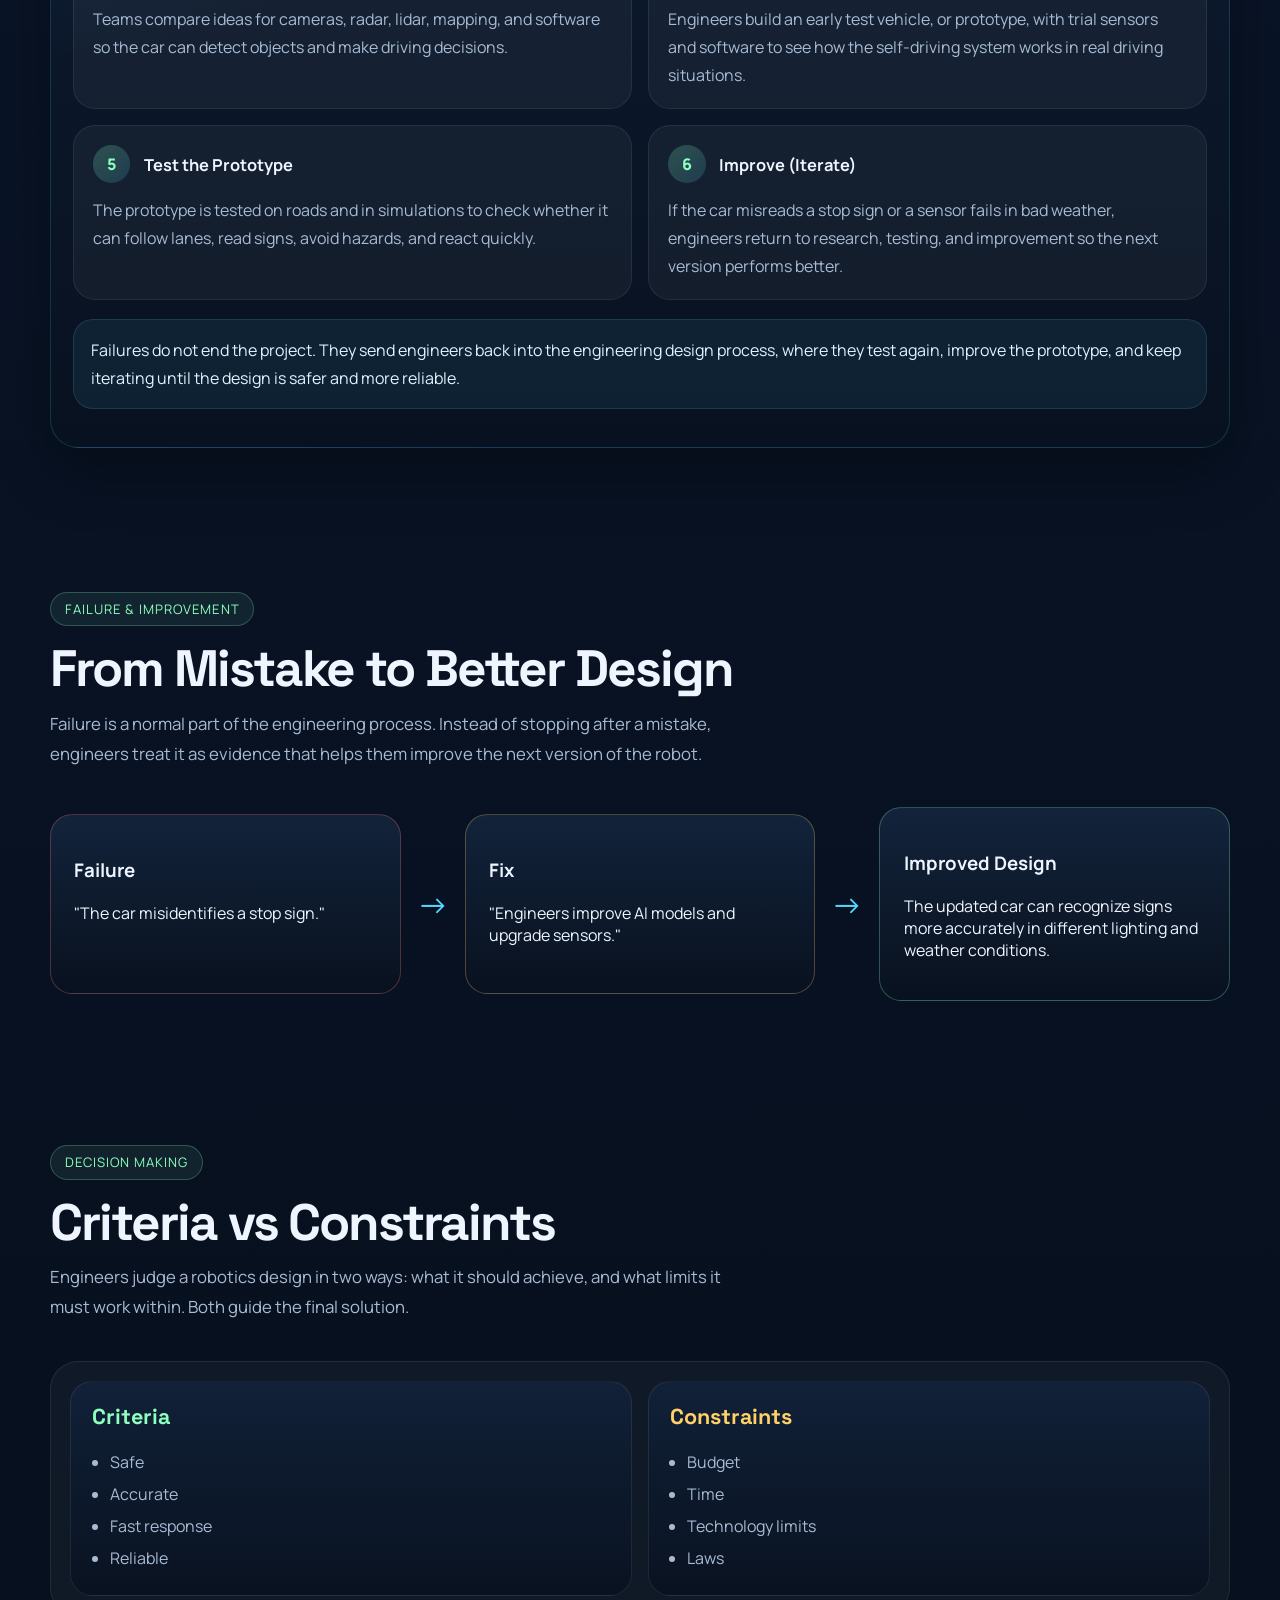
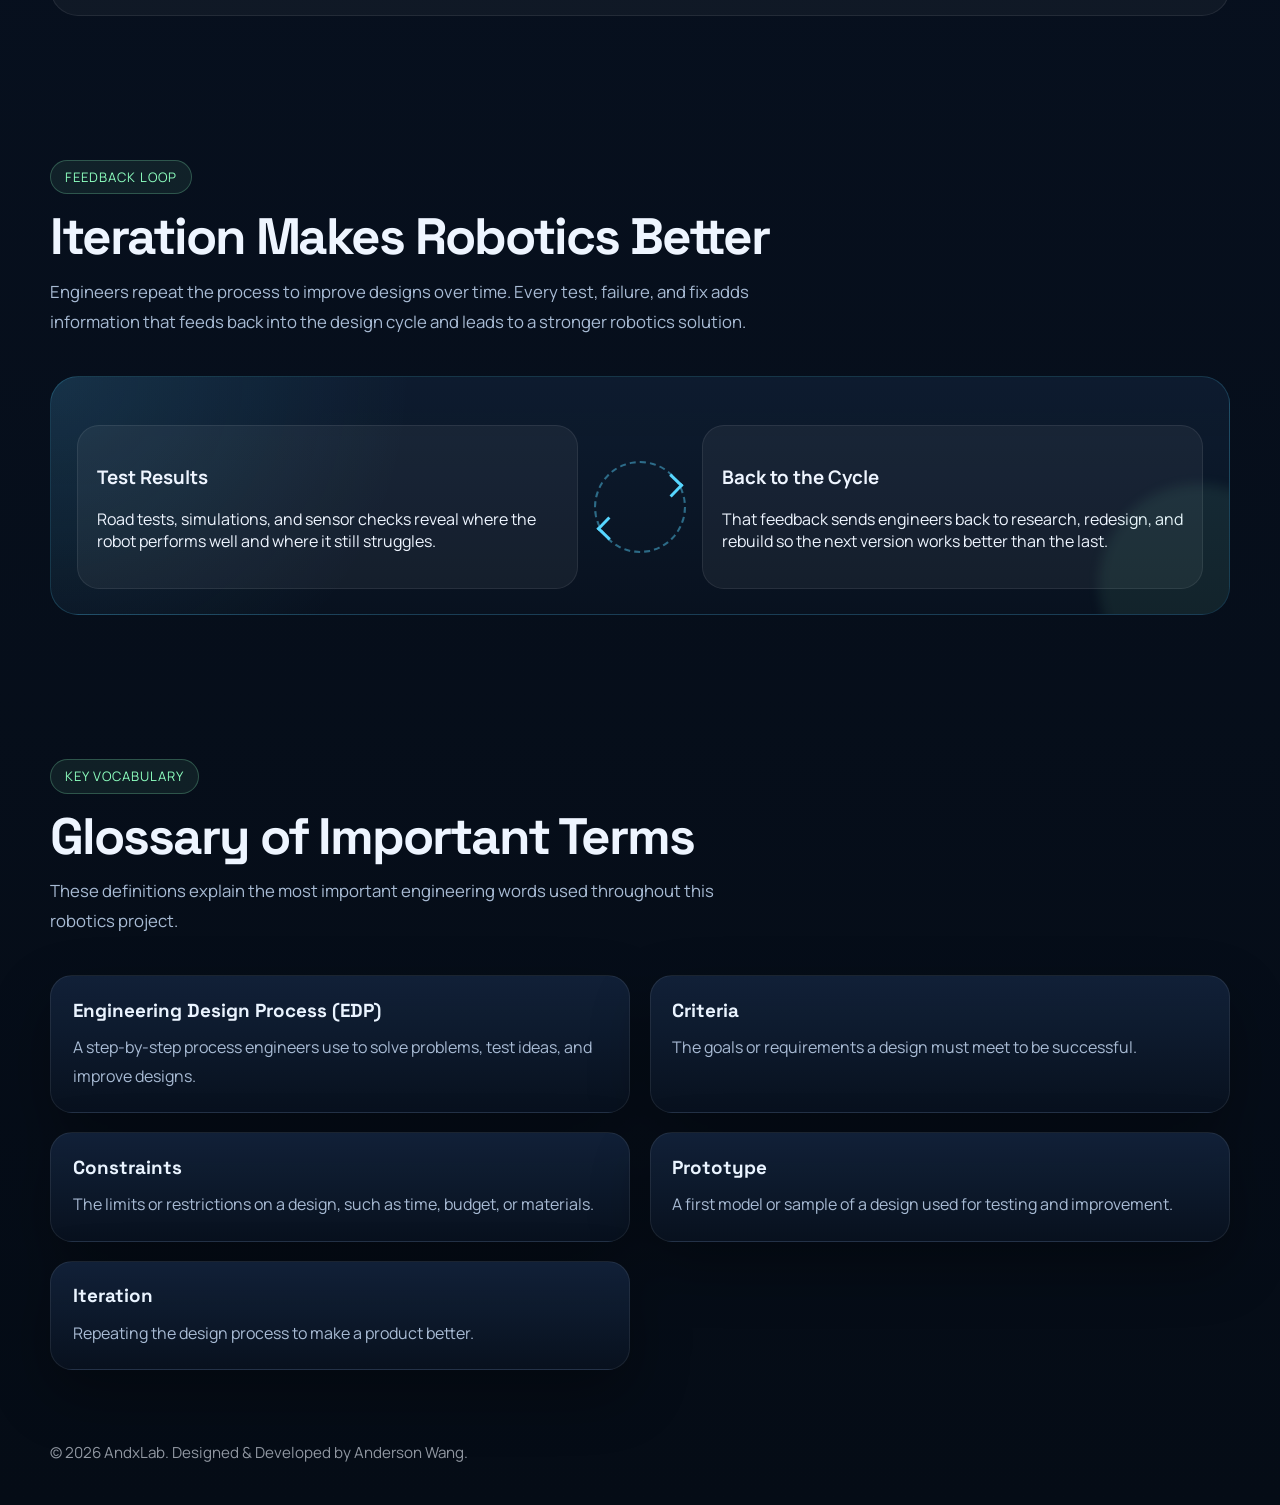
<file: edp.html>
<!doctype html>
<html lang="en">
  <head>
    <meta charset="UTF-8" />
    <meta name="viewport" content="width=device-width, initial-scale=1.0" />
    <title>The Engineering Design Process in Robotics</title>
    <link rel="preconnect" href="https://fonts.googleapis.com" />
    <link rel="preconnect" href="https://fonts.gstatic.com" crossorigin />
    <link
      href="https://fonts.googleapis.com/css2?family=Manrope:wght@400;500;600;700;800&family=Space+Grotesk:wght@500;700&display=swap"
      rel="stylesheet"
    />
    <link rel="stylesheet" href="style.css" />
  </head>
  <body>
    <a class="page-home-button" href="index.html" aria-label="Back to homepage">
      <svg viewBox="0 0 24 24" aria-hidden="true">
        <path d="M3 11.2 12 4l9 7.2" />
        <path d="M5.5 10.5V20h13v-9.5" />
        <path d="M9.5 20v-6h5v6" />
      </svg>
    </a>

    <div class="cursor-reticle" aria-hidden="true">
      <svg viewBox="0 0 84 84">
        <path class="reticle-shape" d="M25 11 L14 19 L14 31" />
        <path class="reticle-shape" d="M59 11 L70 19 L70 31" />
        <path class="reticle-shape" d="M25 73 L14 65 L14 53" />
        <path class="reticle-shape" d="M59 73 L70 65 L70 53" />
        <circle class="reticle-dot" cx="42" cy="42" r="3.5" />
      </svg>
    </div>
    <div
      class="particle-overlay"
      id="particle-overlay"
      aria-hidden="true"
    ></div>
    <main>
      <section class="hero">
        <div class="hero-grid">
          <div class="hero-copy reveal">
            <span class="section-tag">The logic of robotic innovation</span>
            <span class="hero-credit">Made by Anderson Wang</span>
            <h1 class="hero-title">
              The Engineering Design Process in Robotics
            </h1>
            <div class="hero-subtitle">
              How engineers design, test, and improve robots
            </div>
            <p>
              Engineers follow a step-by-step process to solve problems and
              improve designs. The Engineering Design Process helps engineers
              solve problems by testing ideas and improving solutions over time.
              In robotics, that process helps teams create machines that can
              sense, decide, and act in the real world with greater safety and
              reliability.
            </p>
            <div class="hero-actions">
              <a class="button button-primary" href="#process"
                >Explore the Process</a
              >
              <a class="button button-secondary" href="#example"
                >See the Self-Driving Car Example</a
              >
            </div>
          </div>

          <div class="hero-panel reveal">
            <div class="mini-dashboard">
              <div class="dashboard-card">
                <h3>Why the process matters</h3>
                <p>
                  Robots usually don't work perfectly the first time, so
                  engineers need to test and improve them. Engineers use
                  feedback, testing, and iteration to make each version smarter
                  and safer.
                </p>
              </div>
              <div class="dashboard-metrics">
                <div class="metric">
                  <strong>6</strong>
                  <span>Core stages in the cycle</span>
                </div>
                <div class="metric">
                  <strong>Loop</strong>
                  <span>Designs improve through repetition</span>
                </div>
              </div>
              <div class="dashboard-card">
                <h3>Focus in robotics</h3>
                <p>
                  Each design choice has to balance performance, safety, cost,
                  and the limits of sensors, software, and hardware.
                </p>
              </div>
            </div>
          </div>
        </div>
      </section>

      <section id="process">
        <span class="section-tag reveal">Design Cycle</span>
        <h2 class="section-heading reveal">Engineering Design Process</h2>
        <p class="section-copy reveal">
          The engineering design process is a circular loop, not a one-time
          checklist. Engineers move forward, test their ideas, learn from
          mistakes, and return to earlier steps to improve the robot.
        </p>

        <div class="process-layout">
          <div class="cycle-shell reveal">
            <svg class="loop-svg" viewBox="0 0 100 100" aria-hidden="true">
              <path d="M50,9 A41,41 0 1,1 49.9,9"></path>
            </svg>

            <div class="cycle-center">
              <div class="cycle-center-content">
                <div class="center-step-num" id="center-step-num">1</div>
                <h3 class="center-step-title" id="center-step-title">
                  Identify the Problem
                </h3>
                <p class="center-step-copy" id="center-step-copy">
                  Engineers begin by clearly stating the task the robot must
                  complete and what success will look like.
                </p>
              </div>
            </div>

            <article
              class="cycle-step active"
              data-step-orbit="1"
              style="--angle: 0deg"
            >
              <div class="icon">1</div>
            </article>

            <article
              class="cycle-step"
              data-step-orbit="2"
              style="--angle: 60deg"
            >
              <div class="icon">2</div>
            </article>

            <article
              class="cycle-step"
              data-step-orbit="3"
              style="--angle: 120deg"
            >
              <div class="icon">3</div>
            </article>

            <article
              class="cycle-step"
              data-step-orbit="4"
              style="--angle: 180deg"
            >
              <div class="icon">4</div>
            </article>

            <article
              class="cycle-step"
              data-step-orbit="5"
              style="--angle: 240deg"
            >
              <div class="icon">5</div>
            </article>

            <article
              class="cycle-step"
              data-step-orbit="6"
              style="--angle: 300deg"
            >
              <div class="icon">6</div>
            </article>
          </div>

          <div class="step-list">
            <button class="step-row reveal active" type="button" data-step="1">
              <div class="step-number">1</div>
              <div>
                <h4>Identify the Problem</h4>
              </div>
            </button>
            <button class="step-row reveal" type="button" data-step="2">
              <div class="step-number">2</div>
              <div>
                <h4>Research the Problem</h4>
              </div>
            </button>
            <button class="step-row reveal" type="button" data-step="3">
              <div class="step-number">3</div>
              <div>
                <h4>Brainstorm Solutions</h4>
              </div>
            </button>
            <button class="step-row reveal" type="button" data-step="4">
              <div class="step-number">4</div>
              <div>
                <h4>Build a Prototype</h4>
              </div>
            </button>
            <button class="step-row reveal" type="button" data-step="5">
              <div class="step-number">5</div>
              <div>
                <h4>Test the Prototype</h4>
              </div>
            </button>
            <button class="step-row reveal" type="button" data-step="6">
              <div class="step-number">6</div>
              <div>
                <h4>Improve (Iterate)</h4>
              </div>
            </button>
          </div>
        </div>
      </section>

      <section id="example">
        <span class="section-tag reveal">Real-World Example</span>
        <h2 class="section-heading reveal">Self-Driving Car</h2>
        <p class="section-copy reveal">
          A self-driving car is a robotics system that uses cameras, sensors,
          maps, and AI to make decisions on the road. It is a strong example of
          why engineering design must include testing, limits, and improvement
          over time.
        </p>

        <div class="cards-grid">
          <article class="card reveal">
            <h3>Problem</h3>
            <p>
              Self-driving cars must safely transport people without human
              drivers.
            </p>
          </article>

          <article class="card reveal">
            <h3>Constraints</h3>
            <div class="chip-list">
              <span class="chip">Cost</span>
              <span class="chip">Safety regulations</span>
              <span class="chip">Weather conditions</span>
              <span class="chip">Sensor limitations</span>
            </div>
          </article>

          <article class="card reveal">
            <h3>Criteria</h3>
            <p>
              The car must be safe, accurate, and able to respond quickly to
              road conditions.
            </p>
          </article>

          <article class="card reveal">
            <h3>What might go wrong</h3>
            <div class="chip-list">
              <span class="chip">Sensors fail</span>
              <span class="chip">Misreading traffic signs</span>
              <span class="chip">Bad weather affecting visibility</span>
            </div>
          </article>

          <article class="card reveal">
            <h3>Engineering response</h3>
            <p>
              Engineers collect new data, run more tests, and redesign the
              system so the car can make better decisions in changing road
              conditions.
            </p>
          </article>
        </div>

        <div class="applied-process reveal">
          <div class="applied-process-header">
            <h3>Engineering Design Process Applied to a Self-Driving Car</h3>
            <p>
              This example becomes stronger when it is explained through the
              full engineering design process. Engineers do not just describe
              the car's features. They move through each step, test ideas, and
              return to earlier stages when problems appear.
            </p>
          </div>

          <div class="applied-grid">
            <article class="applied-step reveal">
              <div class="applied-step-top">
                <span class="applied-step-number">1</span>
                <h4>Identify the Problem</h4>
              </div>
              <p>
                Engineers define the goal: create a self-driving car that can
                transport people safely without a human driver.
              </p>
            </article>

            <article class="applied-step reveal">
              <div class="applied-step-top">
                <span class="applied-step-number">2</span>
                <h4>Research the Problem</h4>
              </div>
              <p>
                They study traffic laws, road conditions, sensors, AI systems,
                safety rules, and how weather can affect visibility and
                performance.
              </p>
            </article>

            <article class="applied-step reveal">
              <div class="applied-step-top">
                <span class="applied-step-number">3</span>
                <h4>Brainstorm Solutions</h4>
              </div>
              <p>
                Teams compare ideas for cameras, radar, lidar, mapping, and
                software so the car can detect objects and make driving
                decisions.
              </p>
            </article>

            <article class="applied-step reveal">
              <div class="applied-step-top">
                <span class="applied-step-number">4</span>
                <h4>Build a Prototype</h4>
              </div>
              <p>
                Engineers build an early test vehicle, or prototype, with trial
                sensors and software to see how the self-driving system works in
                real driving situations.
              </p>
            </article>

            <article class="applied-step reveal">
              <div class="applied-step-top">
                <span class="applied-step-number">5</span>
                <h4>Test the Prototype</h4>
              </div>
              <p>
                The prototype is tested on roads and in simulations to check
                whether it can follow lanes, read signs, avoid hazards, and
                react quickly.
              </p>
            </article>

            <article class="applied-step reveal">
              <div class="applied-step-top">
                <span class="applied-step-number">6</span>
                <h4>Improve (Iterate)</h4>
              </div>
              <p>
                If the car misreads a stop sign or a sensor fails in bad
                weather, engineers return to research, testing, and improvement
                so the next version performs better.
              </p>
            </article>
          </div>

          <p class="applied-note reveal">
            Failures do not end the project. They send engineers back into the
            engineering design process, where they test again, improve the
            prototype, and keep iterating until the design is safer and more
            reliable.
          </p>
        </div>
      </section>

      <section id="failure">
        <span class="section-tag reveal">Failure & Improvement</span>
        <h2 class="section-heading reveal">From Mistake to Better Design</h2>
        <p class="section-copy reveal">
          Failure is a normal part of the engineering process. Instead of
          stopping after a mistake, engineers treat it as evidence that helps
          them improve the next version of the robot.
        </p>

        <div class="flow-wrapper">
          <article class="flow-card failure reveal">
            <h3>Failure</h3>
            <p>"The car misidentifies a stop sign."</p>
          </article>
          <div class="flow-arrow reveal">&rarr;</div>
          <article class="flow-card fix reveal">
            <h3>Fix</h3>
            <p>"Engineers improve AI models and upgrade sensors."</p>
          </article>
          <div class="flow-arrow reveal">&rarr;</div>
          <article class="flow-card improved reveal">
            <h3>Improved Design</h3>
            <p>
              The updated car can recognize signs more accurately in different
              lighting and weather conditions.
            </p>
          </article>
        </div>
      </section>

      <section id="compare">
        <span class="section-tag reveal">Decision Making</span>
        <h2 class="section-heading reveal">Criteria vs Constraints</h2>
        <p class="section-copy reveal">
          Engineers judge a robotics design in two ways: what it should achieve,
          and what limits it must work within. Both guide the final solution.
        </p>

        <div class="chart reveal">
          <div class="chart-grid">
            <div class="chart-column criteria">
              <h3>Criteria</h3>
              <ul>
                <li>Safe</li>
                <li>Accurate</li>
                <li>Fast response</li>
                <li>Reliable</li>
              </ul>
            </div>
            <div class="chart-column constraints">
              <h3>Constraints</h3>
              <ul>
                <li>Budget</li>
                <li>Time</li>
                <li>Technology limits</li>
                <li>Laws</li>
              </ul>
            </div>
          </div>
        </div>
      </section>

      <section id="feedback">
        <span class="section-tag reveal">Feedback Loop</span>
        <h2 class="section-heading reveal">Iteration Makes Robotics Better</h2>
        <p class="section-copy reveal">
          Engineers repeat the process to improve designs over time. Every test,
          failure, and fix adds information that feeds back into the design
          cycle and leads to a stronger robotics solution.
        </p>

        <div class="feedback-panel reveal">
          <div class="feedback-visual">
            <div class="feedback-box">
              <h3>Test Results</h3>
              <p>
                Road tests, simulations, and sensor checks reveal where the
                robot performs well and where it still struggles.
              </p>
            </div>
            <div class="feedback-loop" aria-hidden="true"></div>
            <div class="feedback-box">
              <h3>Back to the Cycle</h3>
              <p>
                That feedback sends engineers back to research, redesign, and
                rebuild so the next version works better than the last.
              </p>
            </div>
          </div>
        </div>
      </section>

      <section id="vocabulary">
        <span class="section-tag reveal">Key Vocabulary</span>
        <h2 class="section-heading reveal">Glossary of Important Terms</h2>
        <p class="section-copy reveal">
          These definitions explain the most important engineering words used
          throughout this robotics project.
        </p>

        <div class="vocab-grid">
          <article class="vocab-card reveal">
            <h3>Engineering Design Process (EDP)</h3>
            <p>
              A step-by-step process engineers use to solve problems, test
              ideas, and improve designs.
            </p>
          </article>

          <article class="vocab-card reveal">
            <h3>Criteria</h3>
            <p>
              The goals or requirements a design must meet to be successful.
            </p>
          </article>

          <article class="vocab-card reveal">
            <h3>Constraints</h3>
            <p>
              The limits or restrictions on a design, such as time, budget, or
              materials.
            </p>
          </article>

          <article class="vocab-card reveal">
            <h3>Prototype</h3>
            <p>
              A first model or sample of a design used for testing and
              improvement.
            </p>
          </article>

          <article class="vocab-card reveal">
            <h3>Iteration</h3>
            <p>Repeating the design process to make a product better.</p>
          </article>
        </div>
      </section>
    </main>

    <footer class="reveal">
      &copy; 2026 AndxLab. Designed & Developed by Anderson Wang.
    </footer>

    <script src="script.js"></script>
  </body>
</html>
</file>
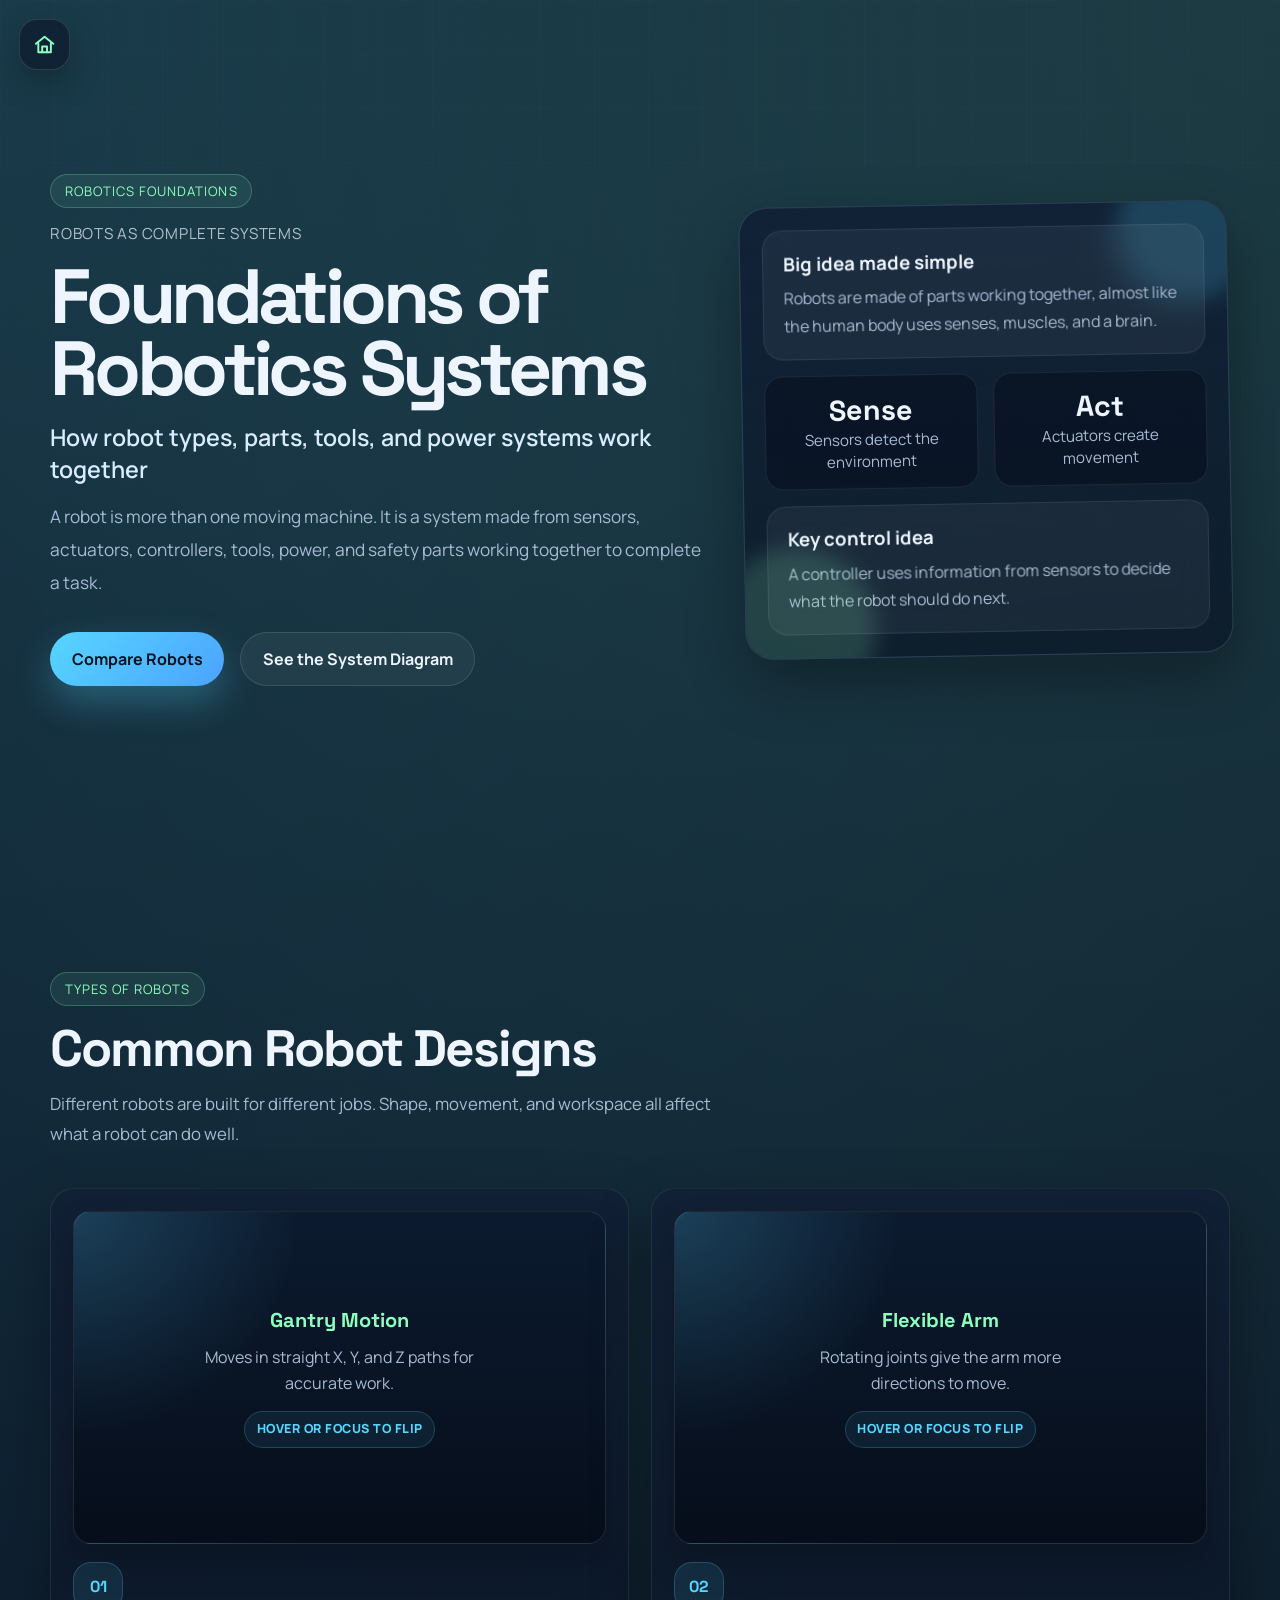
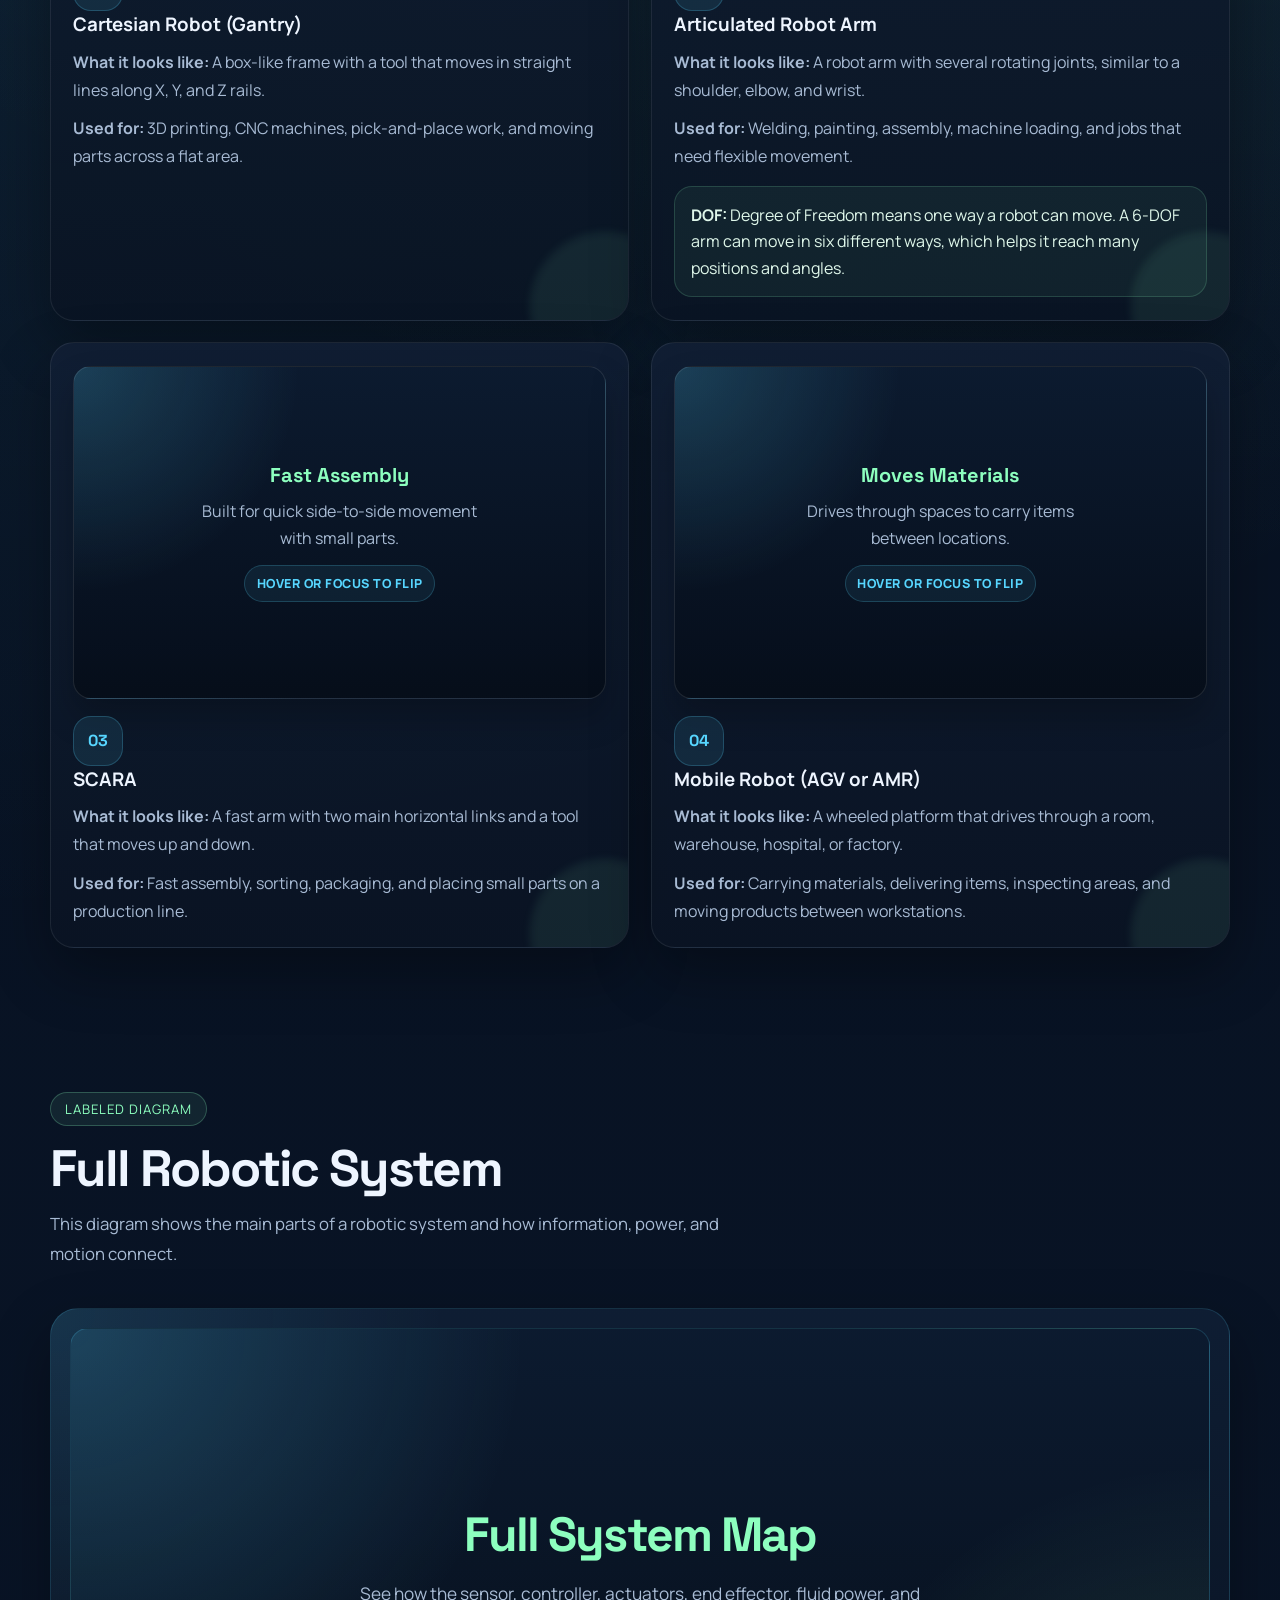
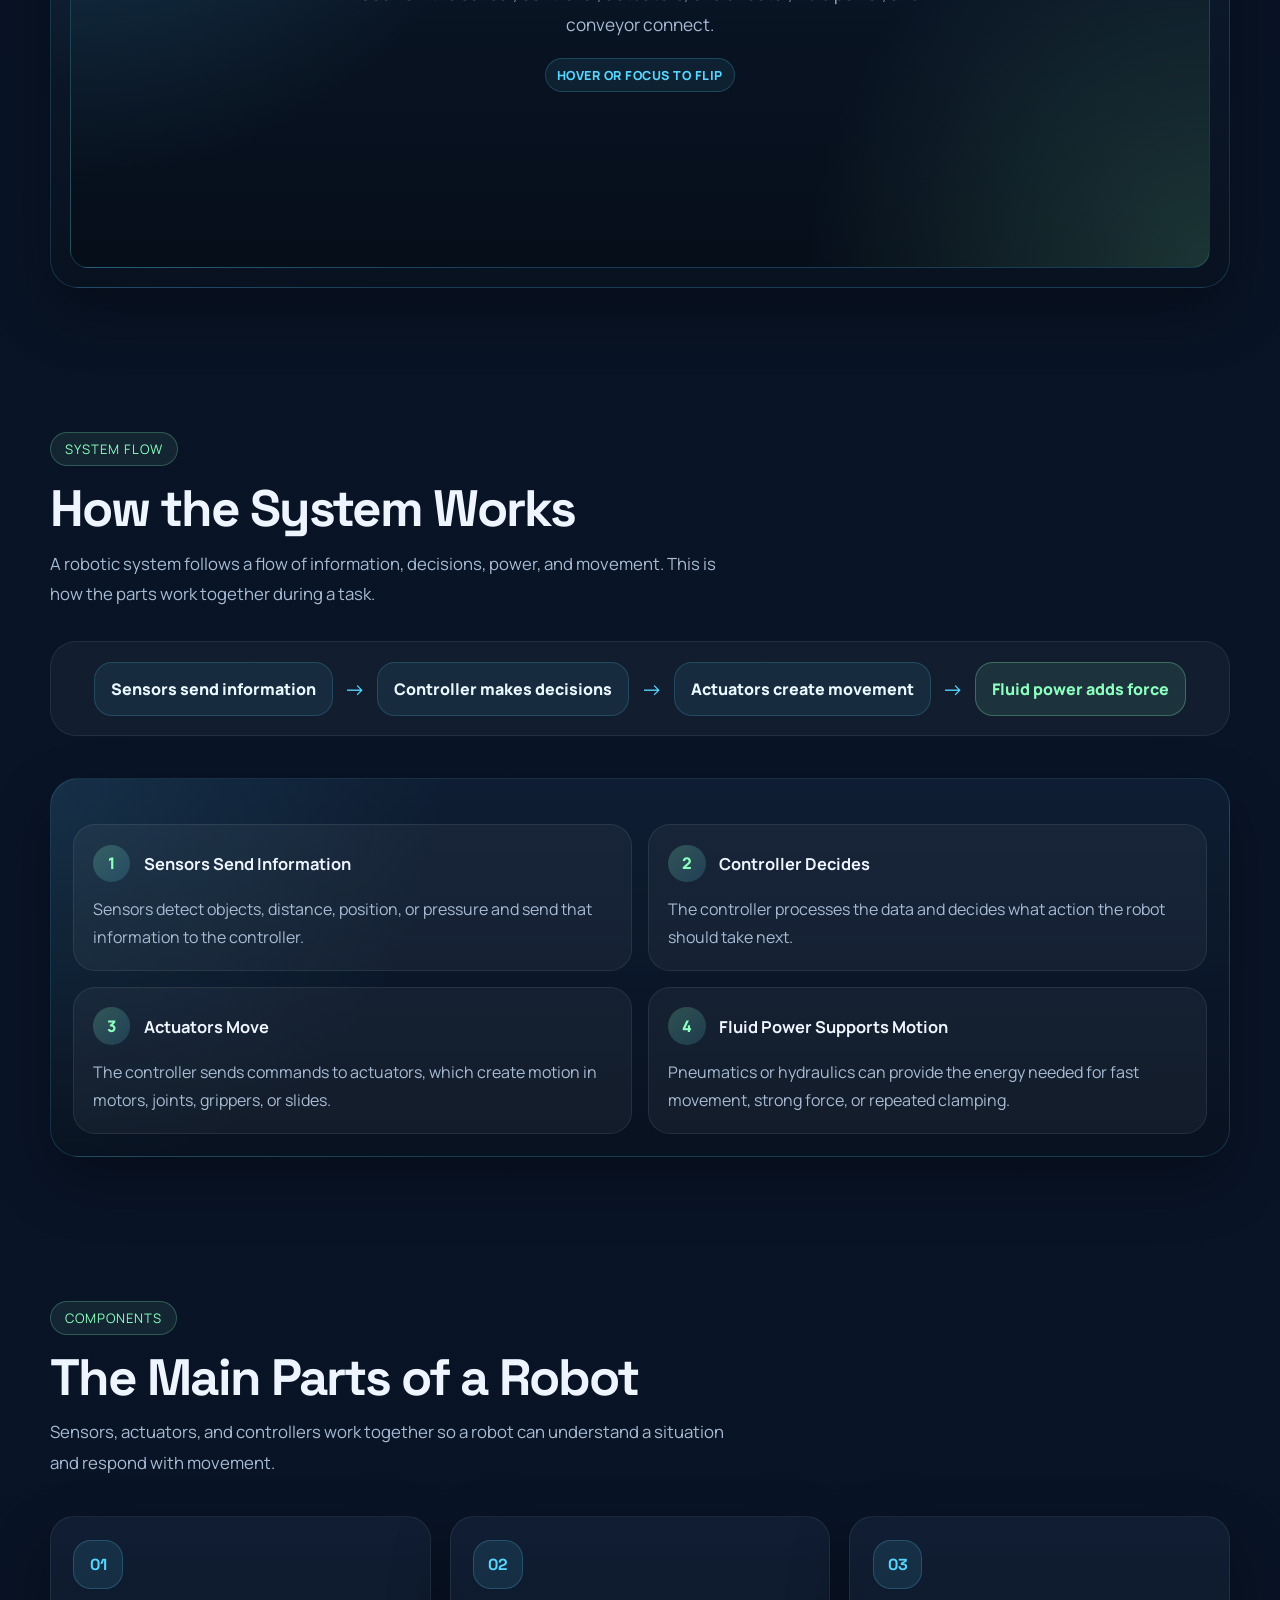
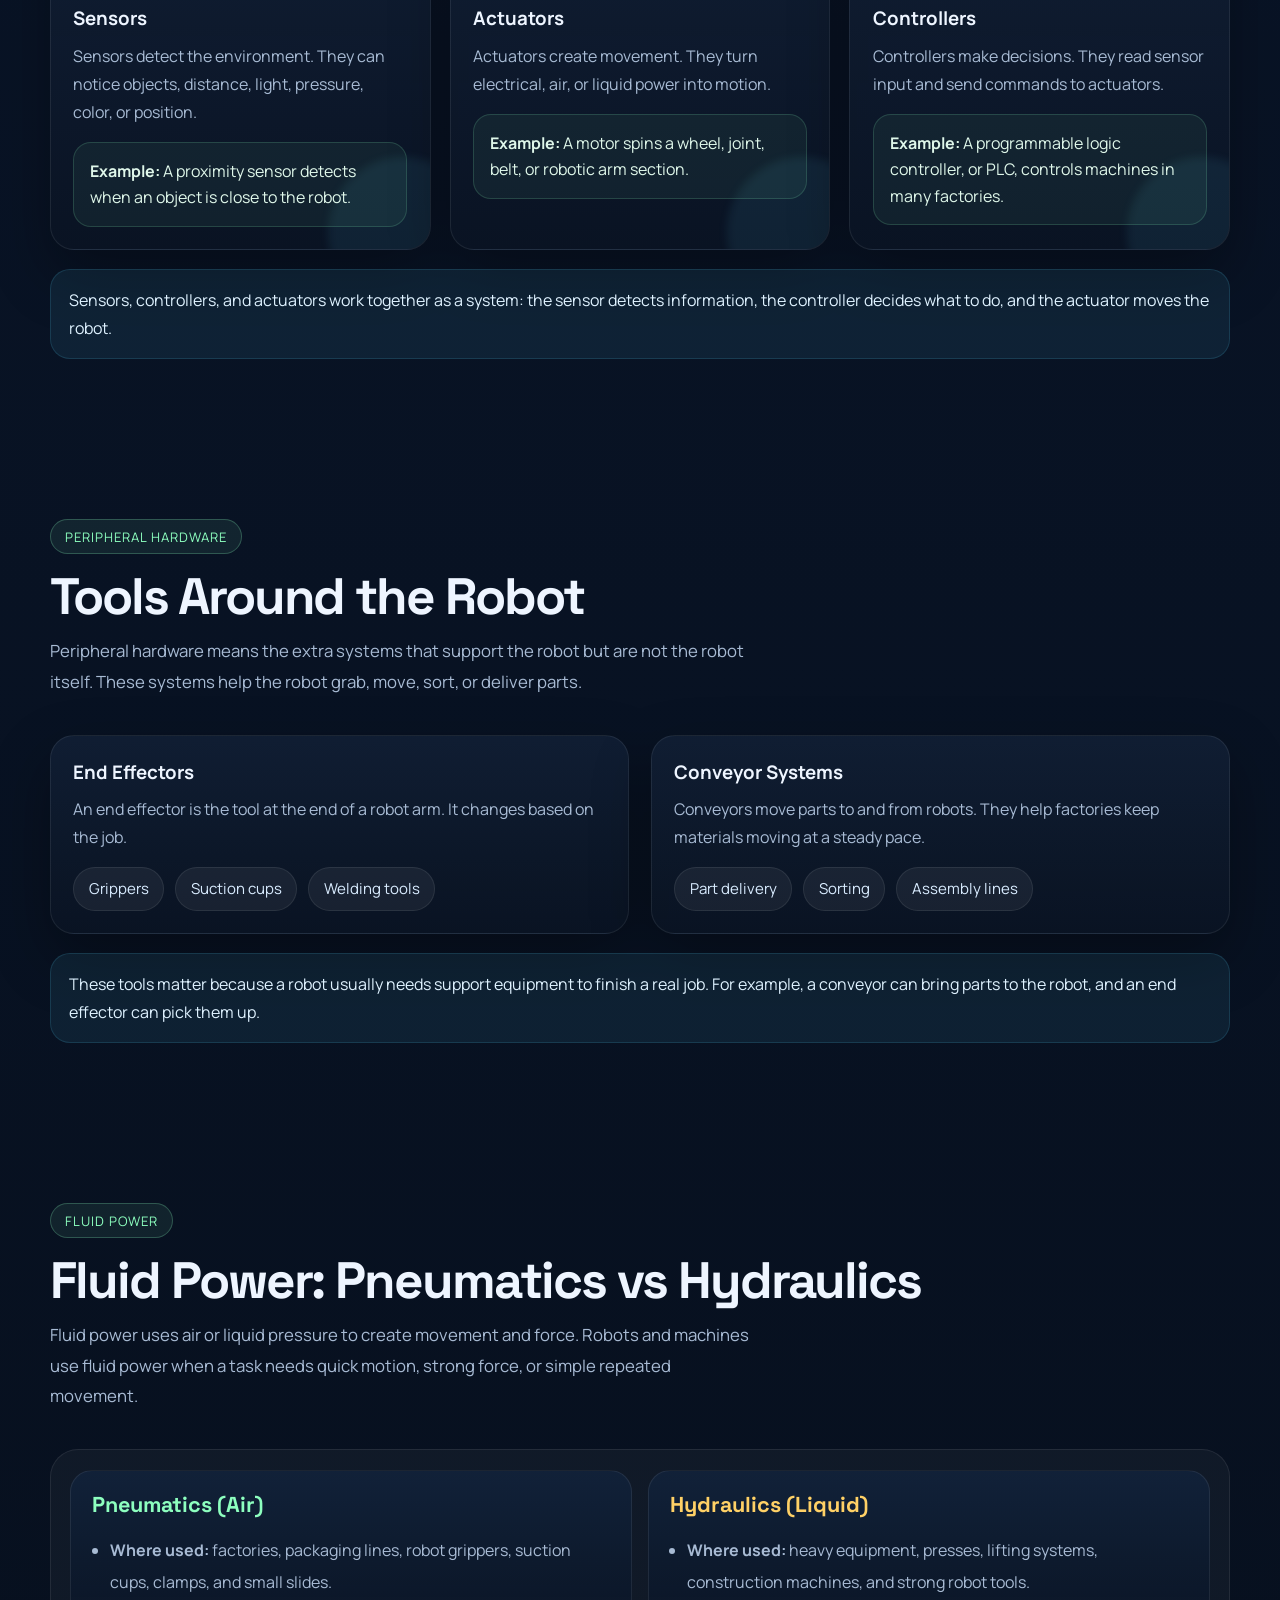
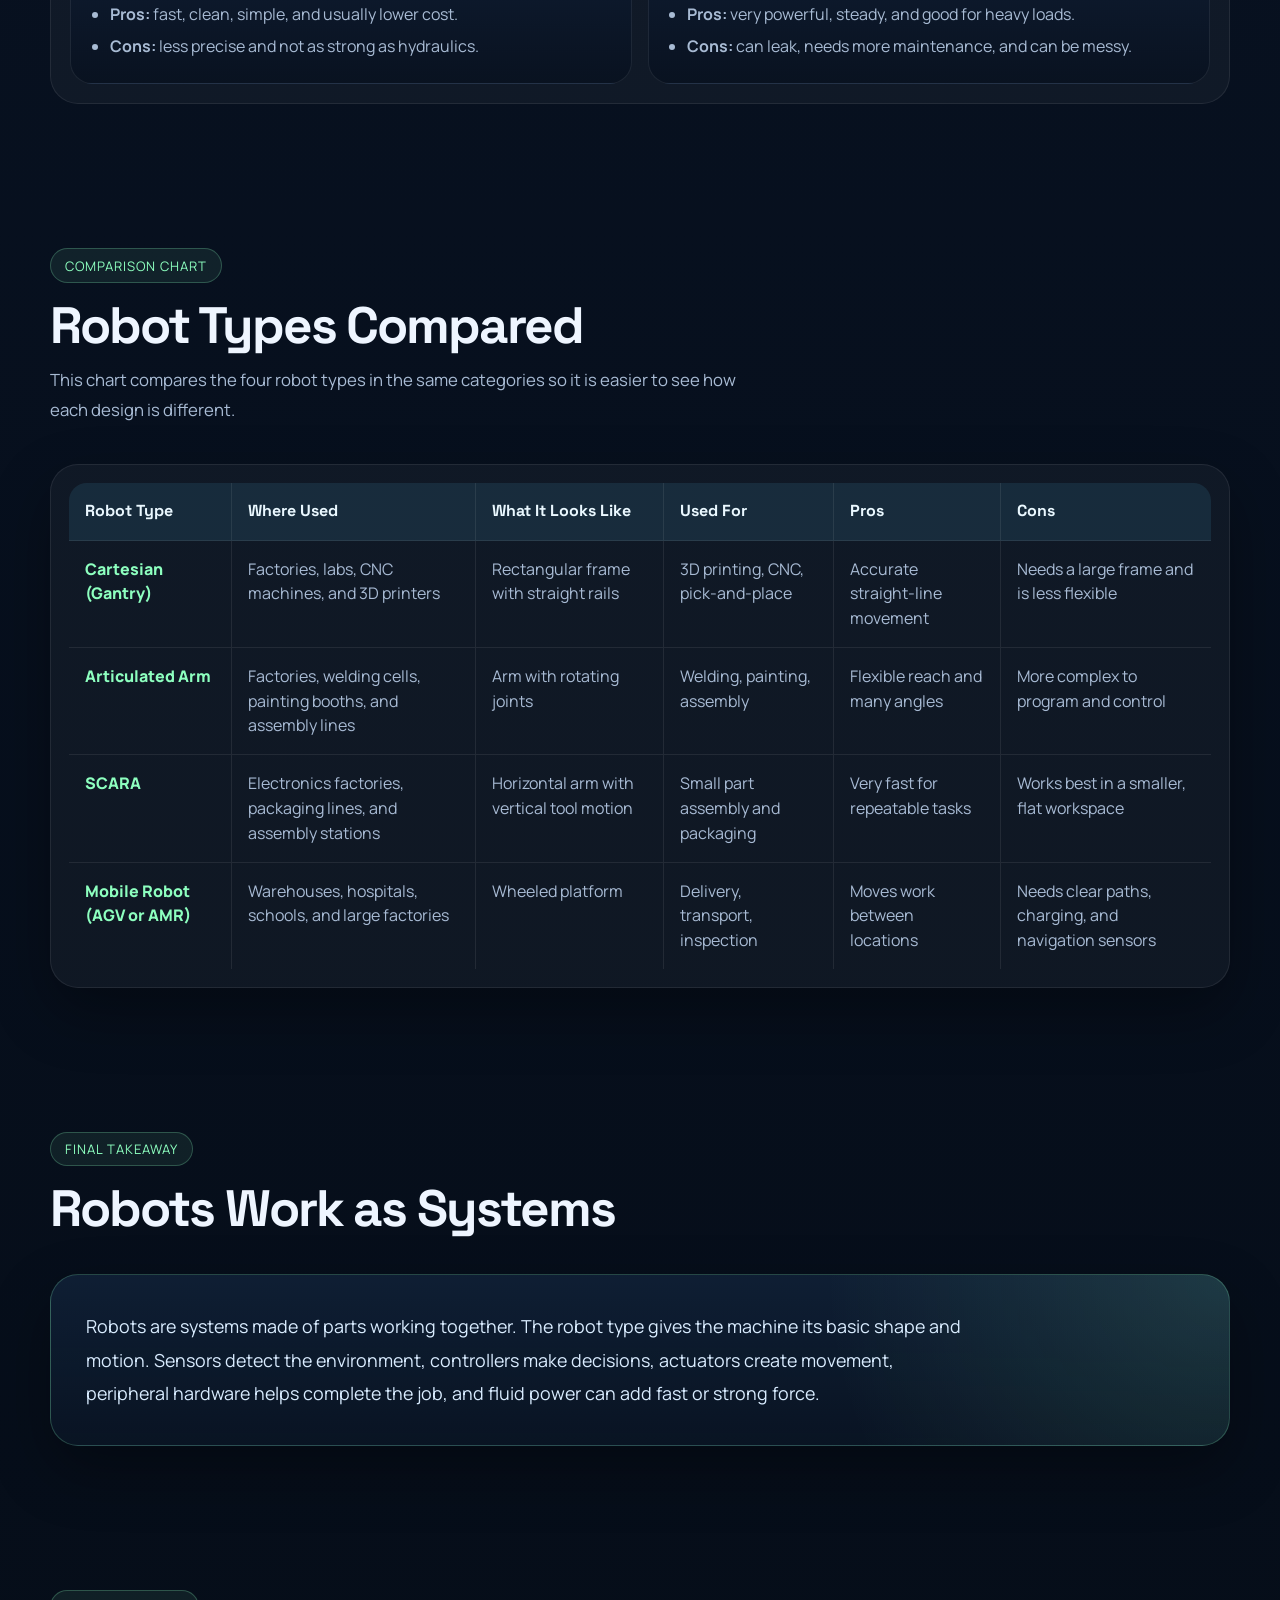
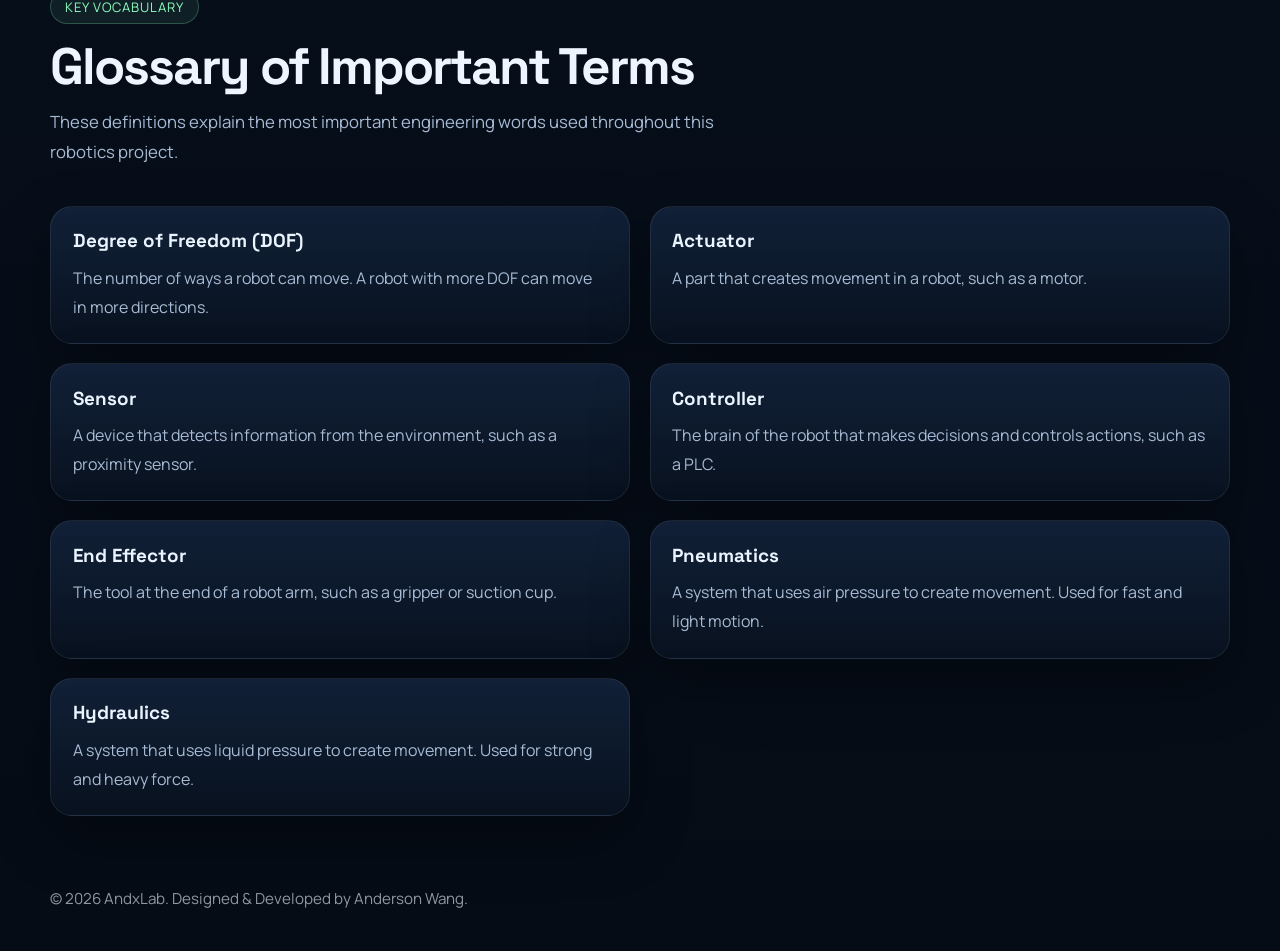
<file: foundations.html>
<!doctype html>
<html lang="en">
  <head>
    <meta charset="UTF-8" />
    <meta name="viewport" content="width=device-width, initial-scale=1.0" />
    <title>Foundations of Robotics Systems</title>
    <link rel="preconnect" href="https://fonts.googleapis.com" />
    <link rel="preconnect" href="https://fonts.gstatic.com" crossorigin />
    <link
      href="https://fonts.googleapis.com/css2?family=Manrope:wght@400;500;600;700;800&family=Space+Grotesk:wght@500;700&display=swap"
      rel="stylesheet"
    />
    <link rel="stylesheet" href="style.css" />
  </head>
  <body>
    <a class="page-home-button" href="index.html" aria-label="Back to homepage">
      <svg viewBox="0 0 24 24" aria-hidden="true">
        <path d="M3 11.2 12 4l9 7.2" />
        <path d="M5.5 10.5V20h13v-9.5" />
        <path d="M9.5 20v-6h5v6" />
      </svg>
    </a>

    <div class="cursor-reticle" aria-hidden="true">
      <svg viewBox="0 0 84 84">
        <path class="reticle-shape" d="M25 11 L14 19 L14 31" />
        <path class="reticle-shape" d="M59 11 L70 19 L70 31" />
        <path class="reticle-shape" d="M25 73 L14 65 L14 53" />
        <path class="reticle-shape" d="M59 73 L70 65 L70 53" />
        <circle class="reticle-dot" cx="42" cy="42" r="3.5" />
      </svg>
    </div>

    <main>
      <section class="hero foundations-hero">
        <div class="hero-grid">
          <div class="hero-copy reveal">
            <span class="section-tag">Robotics Foundations</span>
            <span class="hero-credit">Robots as complete systems</span>
            <h1 class="hero-title">Foundations of Robotics Systems</h1>
            <div class="hero-subtitle">
              How robot types, parts, tools, and power systems work together
            </div>
            <p>
              A robot is more than one moving machine. It is a system made from
              sensors, actuators, controllers, tools, power, and safety parts
              working together to complete a task.
            </p>
            <div class="hero-actions">
              <a class="button button-primary" href="#types">Compare Robots</a>
              <a class="button button-secondary" href="#diagram"
                >See the System Diagram</a
              >
            </div>
          </div>

          <div class="hero-panel reveal">
            <div class="mini-dashboard">
              <div class="dashboard-card">
                <h3>Big idea made simple</h3>
                <p>
                  Robots are made of parts working together, almost like the
                  human body uses senses, muscles, and a brain.
                </p>
              </div>
              <div class="dashboard-metrics">
                <div class="metric">
                  <strong>Sense</strong>
                  <span>Sensors detect the environment</span>
                </div>
                <div class="metric">
                  <strong>Act</strong>
                  <span>Actuators create movement</span>
                </div>
              </div>
              <div class="dashboard-card">
                <h3>Key control idea</h3>
                <p>
                  A controller uses information from sensors to decide what the
                  robot should do next.
                </p>
              </div>
            </div>
          </div>
        </div>
      </section>

      <section id="types">
        <span class="section-tag reveal">Types of Robots</span>
        <h2 class="section-heading reveal">Common Robot Designs</h2>
        <p class="section-copy reveal">
          Different robots are built for different jobs. Shape, movement, and
          workspace all affect what a robot can do well.
        </p>

        <div class="cards-grid">
          <article class="card robot-type-card reveal">
            <button
              class="robot-flip-card"
              type="button"
              aria-label="Cartesian gantry robot image card"
            >
              <span class="robot-flip-inner">
                <span class="robot-flip-face robot-flip-front">
                  <img
                    class="robot-card-image"
                    src="images/gantry-robot-image.jpg"
                    alt="Cartesian gantry robot with straight rail movement"
                  />
                </span>
                <span class="robot-flip-face robot-flip-back">
                  <strong>Gantry Motion</strong>
                  <span>
                    Moves in straight X, Y, and Z paths for accurate work.
                  </span>
                  <span class="flip-cue">Hover or focus to flip</span>
                </span>
              </span>
            </button>
            <span class="tech-label">01</span>
            <h3>Cartesian Robot (Gantry)</h3>
            <p>
              <strong>What it looks like:</strong> A box-like frame with a tool
              that moves in straight lines along X, Y, and Z rails.
            </p>
            <p>
              <strong>Used for:</strong> 3D printing, CNC machines,
              pick-and-place work, and moving parts across a flat area.
            </p>
          </article>

          <article class="card robot-type-card reveal">
            <button
              class="robot-flip-card"
              type="button"
              aria-label="Articulated robot arm image card"
            >
              <span class="robot-flip-inner">
                <span class="robot-flip-face robot-flip-front">
                  <img
                    class="robot-card-image"
                    src="images/articulated-robot-arm-image.jpg"
                    alt="Articulated robot arm with rotating joints"
                  />
                </span>
                <span class="robot-flip-face robot-flip-back">
                  <strong>Flexible Arm</strong>
                  <span>
                    Rotating joints give the arm more directions to move.
                  </span>
                  <span class="flip-cue">Hover or focus to flip</span>
                </span>
              </span>
            </button>
            <span class="tech-label">02</span>
            <h3>Articulated Robot Arm</h3>
            <p>
              <strong>What it looks like:</strong> A robot arm with several
              rotating joints, similar to a shoulder, elbow, and wrist.
            </p>
            <p>
              <strong>Used for:</strong> Welding, painting, assembly, machine
              loading, and jobs that need flexible movement.
            </p>
            <div class="example-box">
              <strong>DOF:</strong> Degree of Freedom means one way a robot can
              move. A 6-DOF arm can move in six different ways, which helps it
              reach many positions and angles.
            </div>
          </article>

          <article class="card robot-type-card reveal">
            <button
              class="robot-flip-card"
              type="button"
              aria-label="SCARA robot image card"
            >
              <span class="robot-flip-inner">
                <span class="robot-flip-face robot-flip-front">
                  <img
                    class="robot-card-image"
                    src="images/scara-image.jpg"
                    alt="SCARA robot arm used for fast assembly tasks"
                  />
                </span>
                <span class="robot-flip-face robot-flip-back">
                  <strong>Fast Assembly</strong>
                  <span>
                    Built for quick side-to-side movement with small parts.
                  </span>
                  <span class="flip-cue">Hover or focus to flip</span>
                </span>
              </span>
            </button>
            <span class="tech-label">03</span>
            <h3>SCARA</h3>
            <p>
              <strong>What it looks like:</strong> A fast arm with two main
              horizontal links and a tool that moves up and down.
            </p>
            <p>
              <strong>Used for:</strong> Fast assembly, sorting, packaging, and
              placing small parts on a production line.
            </p>
          </article>

          <article class="card robot-type-card reveal">
            <button
              class="robot-flip-card"
              type="button"
              aria-label="Mobile robot image card"
            >
              <span class="robot-flip-inner">
                <span class="robot-flip-face robot-flip-front">
                  <img
                    class="robot-card-image"
                    src="images/mobile-robot-image.jpg"
                    alt="Mobile robot platform used for transport"
                  />
                </span>
                <span class="robot-flip-face robot-flip-back">
                  <strong>Moves Materials</strong>
                  <span>
                    Drives through spaces to carry items between locations.
                  </span>
                  <span class="flip-cue">Hover or focus to flip</span>
                </span>
              </span>
            </button>
            <span class="tech-label">04</span>
            <h3>Mobile Robot (AGV or AMR)</h3>
            <p>
              <strong>What it looks like:</strong> A wheeled platform that
              drives through a room, warehouse, hospital, or factory.
            </p>
            <p>
              <strong>Used for:</strong> Carrying materials, delivering items,
              inspecting areas, and moving products between workstations.
            </p>
          </article>
        </div>
      </section>

      <section id="diagram">
        <span class="section-tag reveal">Labeled Diagram</span>
        <h2 class="section-heading reveal">Full Robotic System</h2>
        <p class="section-copy reveal">
          This diagram shows the main parts of a robotic system and how
          information, power, and motion connect.
        </p>

        <button
          class="system-diagram-panel system-diagram-flip reveal"
          type="button"
          aria-label="Full robotic system diagram flip card"
        >
          <span class="system-diagram-inner">
            <span class="system-diagram-face system-diagram-summary">
              <strong>Full System Map</strong>
              <span>
                See how the sensor, controller, actuators, end effector, fluid
                power, and conveyor connect.
              </span>
              <span class="flip-cue">Hover or focus to flip</span>
            </span>
            <span class="system-diagram-face system-diagram-image">
              <img
                class="robot-system-diagram"
                src="images/full-robotic-system.image.jpg"
                alt="Labeled robotic system diagram showing a controller PLC, sensor, actuator joints, fluid power supply, end effector, and conveyor system"
              />
            </span>
          </span>
        </button>
      </section>

      <section id="system-flow">
        <span class="section-tag reveal">System Flow</span>
        <h2 class="section-heading reveal">How the System Works</h2>
        <p class="section-copy reveal">
          A robotic system follows a flow of information, decisions, power, and
          movement. This is how the parts work together during a task.
        </p>

        <div class="job-flow system-flow reveal" aria-label="Robotic system flow">
          <div class="flow-node">Sensors send information</div>
          <div class="flow-connector">&rarr;</div>
          <div class="flow-node">Controller makes decisions</div>
          <div class="flow-connector">&rarr;</div>
          <div class="flow-node">Actuators create movement</div>
          <div class="flow-connector">&rarr;</div>
          <div class="flow-node final">Fluid power adds force</div>
        </div>

        <div class="applied-process reveal">
          <div class="applied-grid">
            <article class="applied-step reveal">
              <div class="applied-step-top">
                <span class="applied-step-number">1</span>
                <h4>Sensors Send Information</h4>
              </div>
              <p>
                Sensors detect objects, distance, position, or pressure and send
                that information to the controller.
              </p>
            </article>

            <article class="applied-step reveal">
              <div class="applied-step-top">
                <span class="applied-step-number">2</span>
                <h4>Controller Decides</h4>
              </div>
              <p>
                The controller processes the data and decides what action the
                robot should take next.
              </p>
            </article>

            <article class="applied-step reveal">
              <div class="applied-step-top">
                <span class="applied-step-number">3</span>
                <h4>Actuators Move</h4>
              </div>
              <p>
                The controller sends commands to actuators, which create motion
                in motors, joints, grippers, or slides.
              </p>
            </article>

            <article class="applied-step reveal">
              <div class="applied-step-top">
                <span class="applied-step-number">4</span>
                <h4>Fluid Power Supports Motion</h4>
              </div>
              <p>
                Pneumatics or hydraulics can provide the energy needed for fast
                movement, strong force, or repeated clamping.
              </p>
            </article>
          </div>
        </div>
      </section>

      <section id="components">
        <span class="section-tag reveal">Components</span>
        <h2 class="section-heading reveal">The Main Parts of a Robot</h2>
        <p class="section-copy reveal">
          Sensors, actuators, and controllers work together so a robot can
          understand a situation and respond with movement.
        </p>

        <div class="tech-compare-grid">
          <article class="card tech-card reveal">
            <span class="tech-label">01</span>
            <h3>Sensors</h3>
            <p>
              Sensors detect the environment. They can notice objects, distance,
              light, pressure, color, or position.
            </p>
            <div class="example-box">
              <strong>Example:</strong> A proximity sensor detects when an
              object is close to the robot.
            </div>
          </article>

          <article class="card tech-card reveal">
            <span class="tech-label">02</span>
            <h3>Actuators</h3>
            <p>
              Actuators create movement. They turn electrical, air, or liquid
              power into motion.
            </p>
            <div class="example-box">
              <strong>Example:</strong> A motor spins a wheel, joint, belt, or
              robotic arm section.
            </div>
          </article>

          <article class="card tech-card reveal">
            <span class="tech-label">03</span>
            <h3>Controllers</h3>
            <p>
              Controllers make decisions. They read sensor input and send
              commands to actuators.
            </p>
            <div class="example-box">
              <strong>Example:</strong> A programmable logic controller, or PLC,
              controls machines in many factories.
            </div>
          </article>
        </div>

        <p class="applied-note reveal">
          Sensors, controllers, and actuators work together as a system: the
          sensor detects information, the controller decides what to do, and the
          actuator moves the robot.
        </p>
      </section>

      <section id="peripherals">
        <span class="section-tag reveal">Peripheral Hardware</span>
        <h2 class="section-heading reveal">Tools Around the Robot</h2>
        <p class="section-copy reveal">
          Peripheral hardware means the extra systems that support the robot but
          are not the robot itself. These systems help the robot grab, move,
          sort, or deliver parts.
        </p>

        <div class="cards-grid">
          <article class="card reveal">
            <h3>End Effectors</h3>
            <p>
              An end effector is the tool at the end of a robot arm. It changes
              based on the job.
            </p>
            <div class="chip-list">
              <span class="chip">Grippers</span>
              <span class="chip">Suction cups</span>
              <span class="chip">Welding tools</span>
            </div>
          </article>

          <article class="card reveal">
            <h3>Conveyor Systems</h3>
            <p>
              Conveyors move parts to and from robots. They help factories keep
              materials moving at a steady pace.
            </p>
            <div class="chip-list">
              <span class="chip">Part delivery</span>
              <span class="chip">Sorting</span>
              <span class="chip">Assembly lines</span>
            </div>
          </article>
        </div>

        <p class="applied-note reveal">
          These tools matter because a robot usually needs support equipment to
          finish a real job. For example, a conveyor can bring parts to the
          robot, and an end effector can pick them up.
        </p>
      </section>

      <section id="fluid-power">
        <span class="section-tag reveal">Fluid Power</span>
        <h2 class="section-heading reveal">Fluid Power: Pneumatics vs Hydraulics</h2>
        <p class="section-copy reveal">
          Fluid power uses air or liquid pressure to create movement and force.
          Robots and machines use fluid power when a task needs quick motion,
          strong force, or simple repeated movement.
        </p>

        <div class="chart reveal">
          <div class="chart-grid">
            <div class="chart-column criteria">
              <h3>Pneumatics (Air)</h3>
              <ul>
                <li>
                  <strong>Where used:</strong> factories, packaging lines,
                  robot grippers, suction cups, clamps, and small slides.
                </li>
                <li>
                  <strong>Pros:</strong> fast, clean, simple, and usually lower
                  cost.
                </li>
                <li>
                  <strong>Cons:</strong> less precise and not as strong as
                  hydraulics.
                </li>
              </ul>
            </div>
            <div class="chart-column constraints">
              <h3>Hydraulics (Liquid)</h3>
              <ul>
                <li>
                  <strong>Where used:</strong> heavy equipment, presses,
                  lifting systems, construction machines, and strong robot
                  tools.
                </li>
                <li>
                  <strong>Pros:</strong> very powerful, steady, and good for
                  heavy loads.
                </li>
                <li>
                  <strong>Cons:</strong> can leak, needs more maintenance, and
                  can be messy.
                </li>
              </ul>
            </div>
          </div>
        </div>
      </section>

      <section id="comparison">
        <span class="section-tag reveal">Comparison Chart</span>
        <h2 class="section-heading reveal">Robot Types Compared</h2>
        <p class="section-copy reveal">
          This chart compares the four robot types in the same categories so it
          is easier to see how each design is different.
        </p>

        <div class="comparison-table-wrap reveal">
          <table class="robot-comparison-table">
            <thead>
              <tr>
                <th>Robot Type</th>
                <th>Where Used</th>
                <th>What It Looks Like</th>
                <th>Used For</th>
                <th>Pros</th>
                <th>Cons</th>
              </tr>
            </thead>
            <tbody>
              <tr>
                <th>Cartesian (Gantry)</th>
                <td>Factories, labs, CNC machines, and 3D printers</td>
                <td>Rectangular frame with straight rails</td>
                <td>3D printing, CNC, pick-and-place</td>
                <td>Accurate straight-line movement</td>
                <td>Needs a large frame and is less flexible</td>
              </tr>
              <tr>
                <th>Articulated Arm</th>
                <td>Factories, welding cells, painting booths, and assembly lines</td>
                <td>Arm with rotating joints</td>
                <td>Welding, painting, assembly</td>
                <td>Flexible reach and many angles</td>
                <td>More complex to program and control</td>
              </tr>
              <tr>
                <th>SCARA</th>
                <td>Electronics factories, packaging lines, and assembly stations</td>
                <td>Horizontal arm with vertical tool motion</td>
                <td>Small part assembly and packaging</td>
                <td>Very fast for repeatable tasks</td>
                <td>Works best in a smaller, flat workspace</td>
              </tr>
              <tr>
                <th>Mobile Robot (AGV or AMR)</th>
                <td>Warehouses, hospitals, schools, and large factories</td>
                <td>Wheeled platform</td>
                <td>Delivery, transport, inspection</td>
                <td>Moves work between locations</td>
                <td>Needs clear paths, charging, and navigation sensors</td>
              </tr>
            </tbody>
          </table>
        </div>
      </section>

      <section id="takeaway">
        <span class="section-tag reveal">Final Takeaway</span>
        <h2 class="section-heading reveal">Robots Work as Systems</h2>
        <div class="takeaway-panel reveal">
          <p>
            Robots are systems made of parts working together. The robot type
            gives the machine its basic shape and motion. Sensors detect the
            environment, controllers make decisions, actuators create movement,
            peripheral hardware helps complete the job, and fluid power can add
            fast or strong force.
          </p>
        </div>
      </section>

      <section id="vocabulary">
        <span class="section-tag reveal">Key Vocabulary</span>
        <h2 class="section-heading reveal">Glossary of Important Terms</h2>
        <p class="section-copy reveal">
          These definitions explain the most important engineering words used
          throughout this robotics project.
        </p>

        <div class="vocab-grid">
          <article class="vocab-card reveal">
            <h3>Degree of Freedom (DOF)</h3>
            <p>
              The number of ways a robot can move. A robot with more DOF can
              move in more directions.
            </p>
          </article>

          <article class="vocab-card reveal">
            <h3>Actuator</h3>
            <p>A part that creates movement in a robot, such as a motor.</p>
          </article>

          <article class="vocab-card reveal">
            <h3>Sensor</h3>
            <p>
              A device that detects information from the environment, such as a
              proximity sensor.
            </p>
          </article>

          <article class="vocab-card reveal">
            <h3>Controller</h3>
            <p>
              The brain of the robot that makes decisions and controls actions,
              such as a PLC.
            </p>
          </article>

          <article class="vocab-card reveal">
            <h3>End Effector</h3>
            <p>
              The tool at the end of a robot arm, such as a gripper or suction
              cup.
            </p>
          </article>

          <article class="vocab-card reveal">
            <h3>Pneumatics</h3>
            <p>
              A system that uses air pressure to create movement. Used for fast
              and light motion.
            </p>
          </article>

          <article class="vocab-card reveal">
            <h3>Hydraulics</h3>
            <p>
              A system that uses liquid pressure to create movement. Used for
              strong and heavy force.
            </p>
          </article>
        </div>
      </section>
    </main>

    <footer class="reveal">
      &copy; 2026 AndxLab. Designed & Developed by Anderson Wang.
    </footer>

    <script src="script.js"></script>
  </body>
</html>
</file>
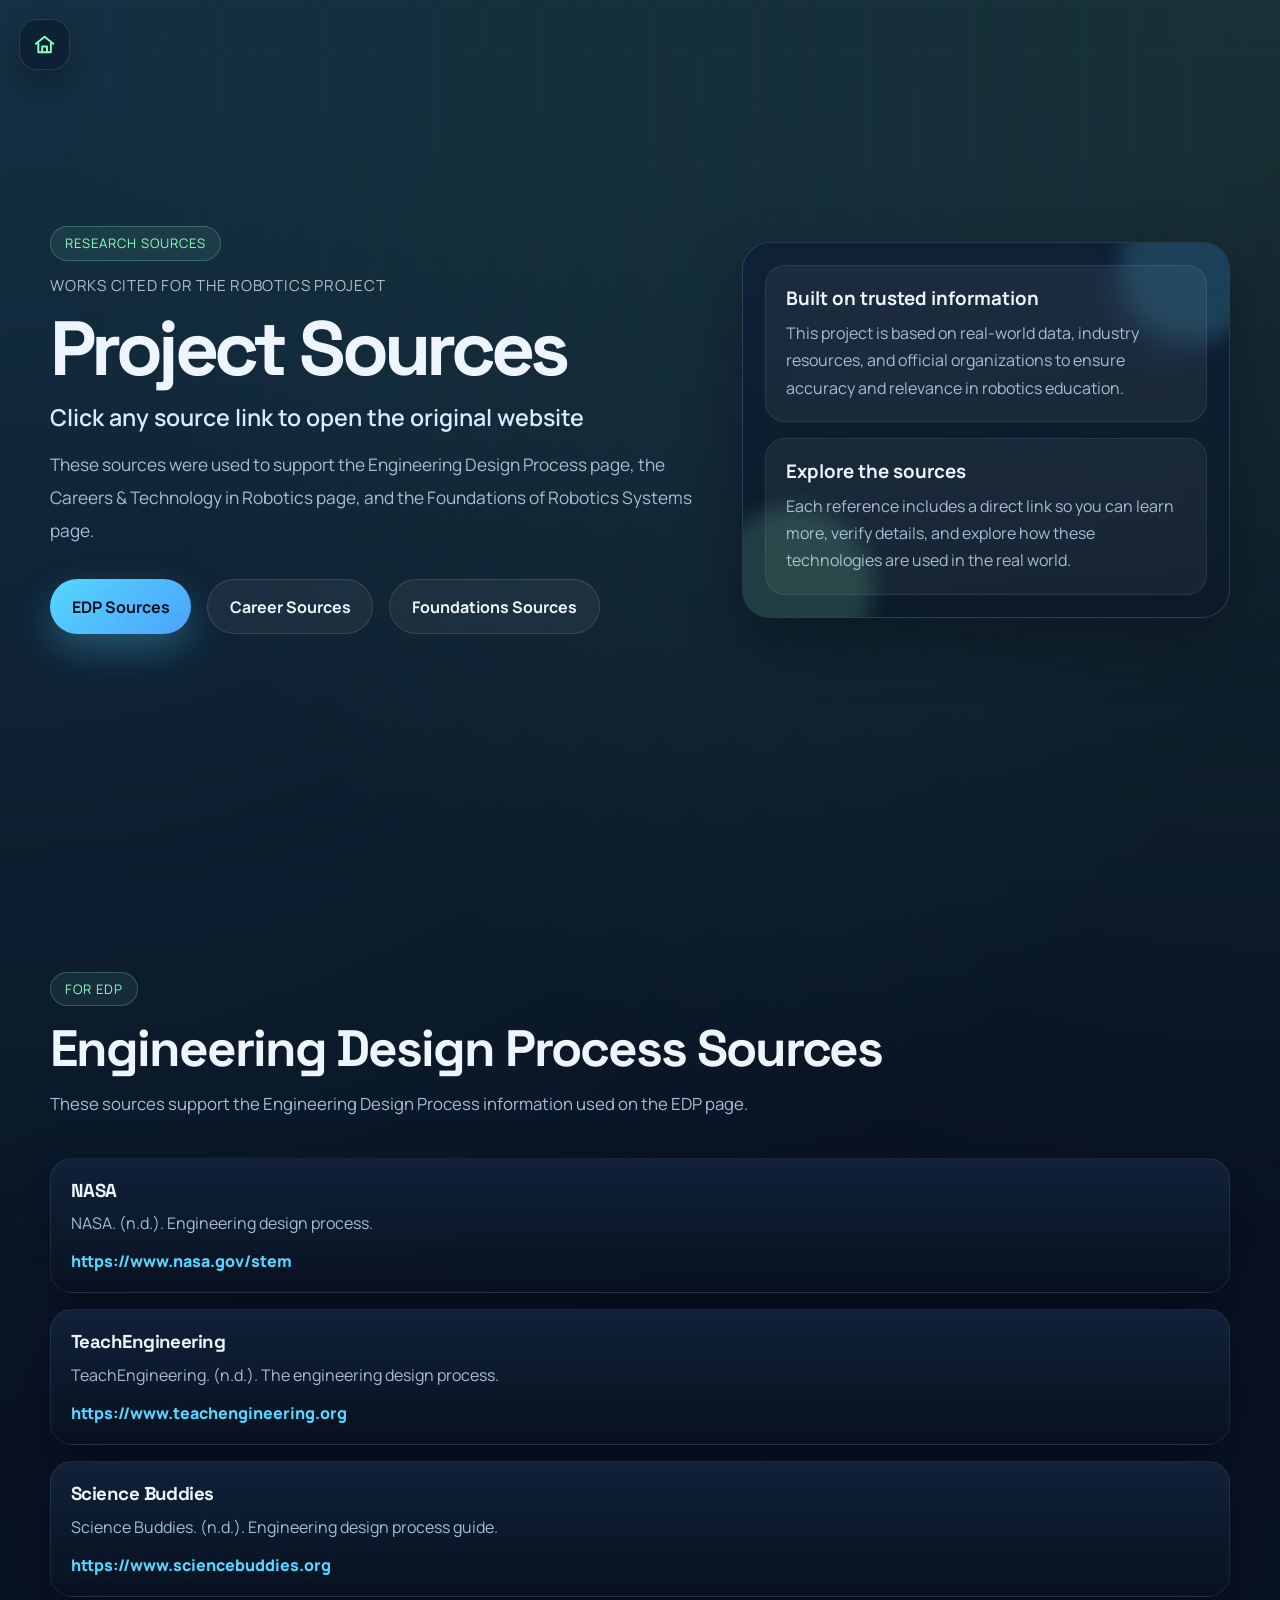
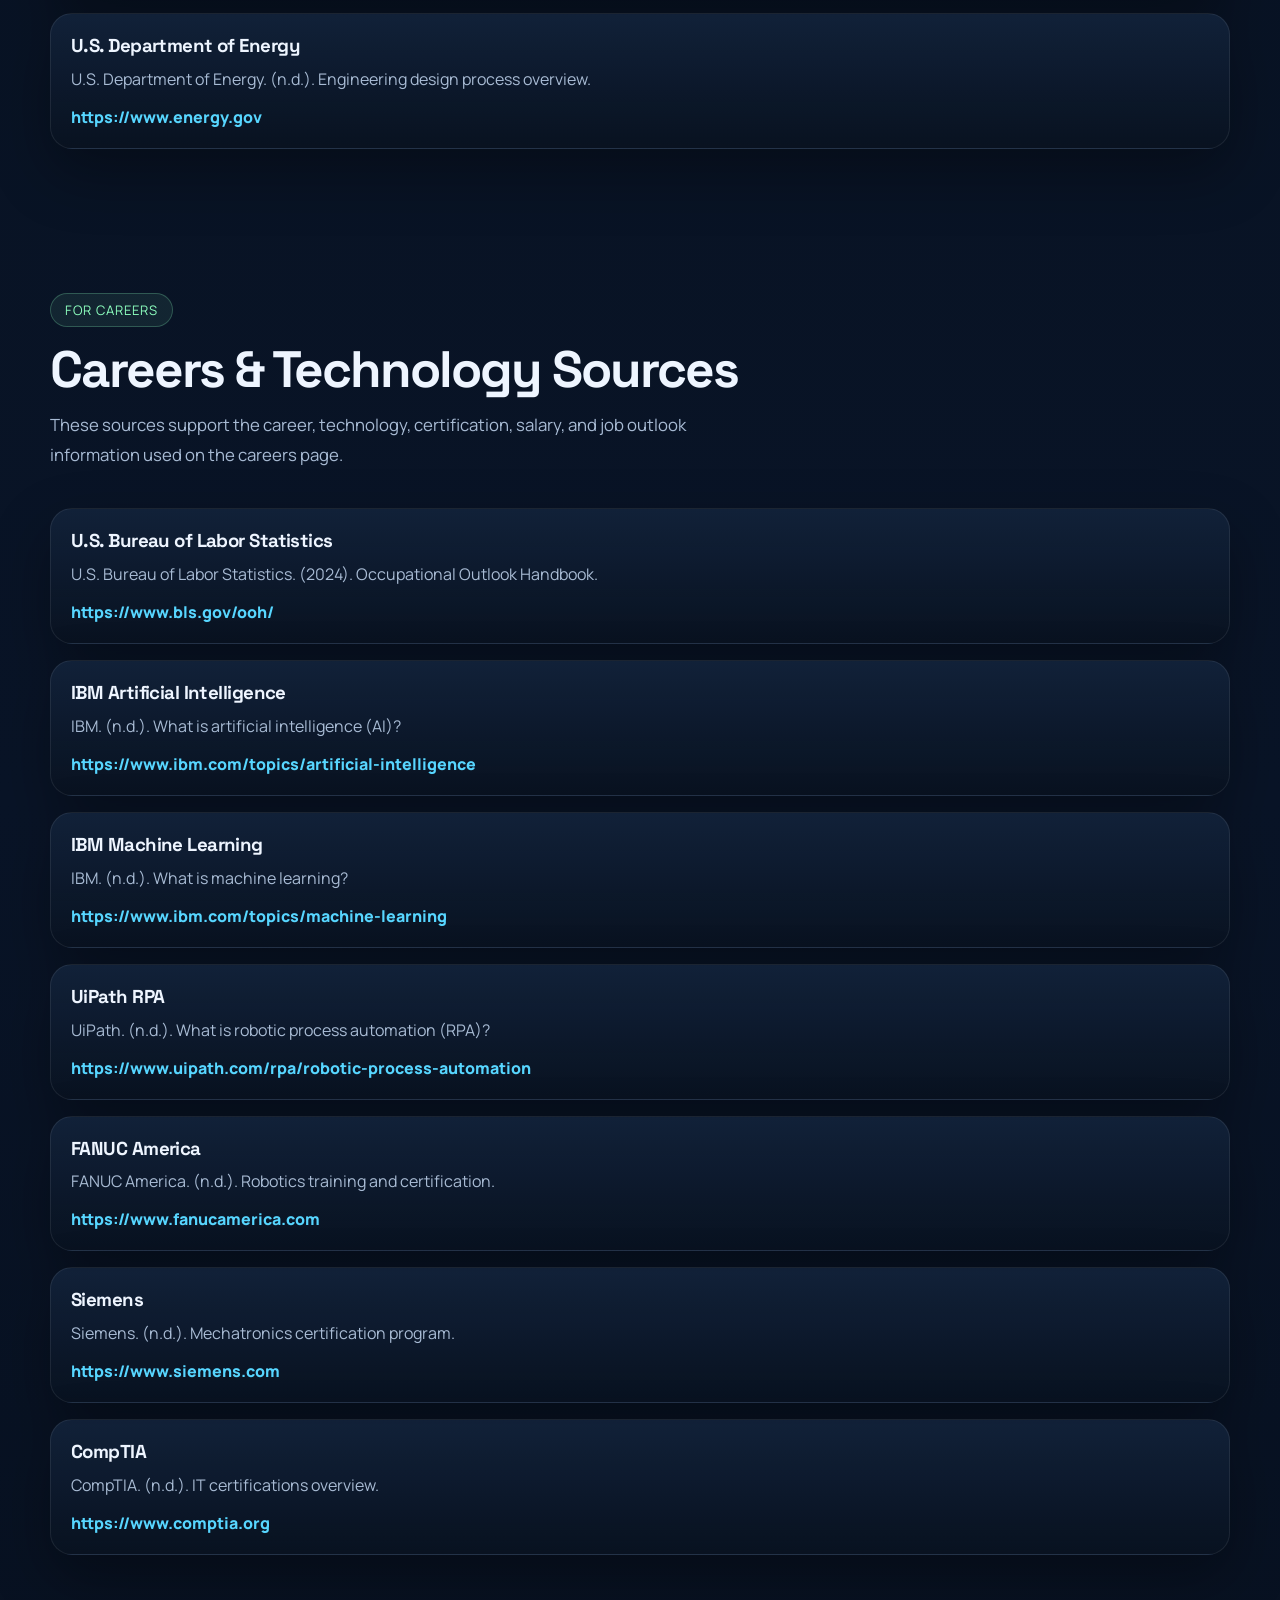
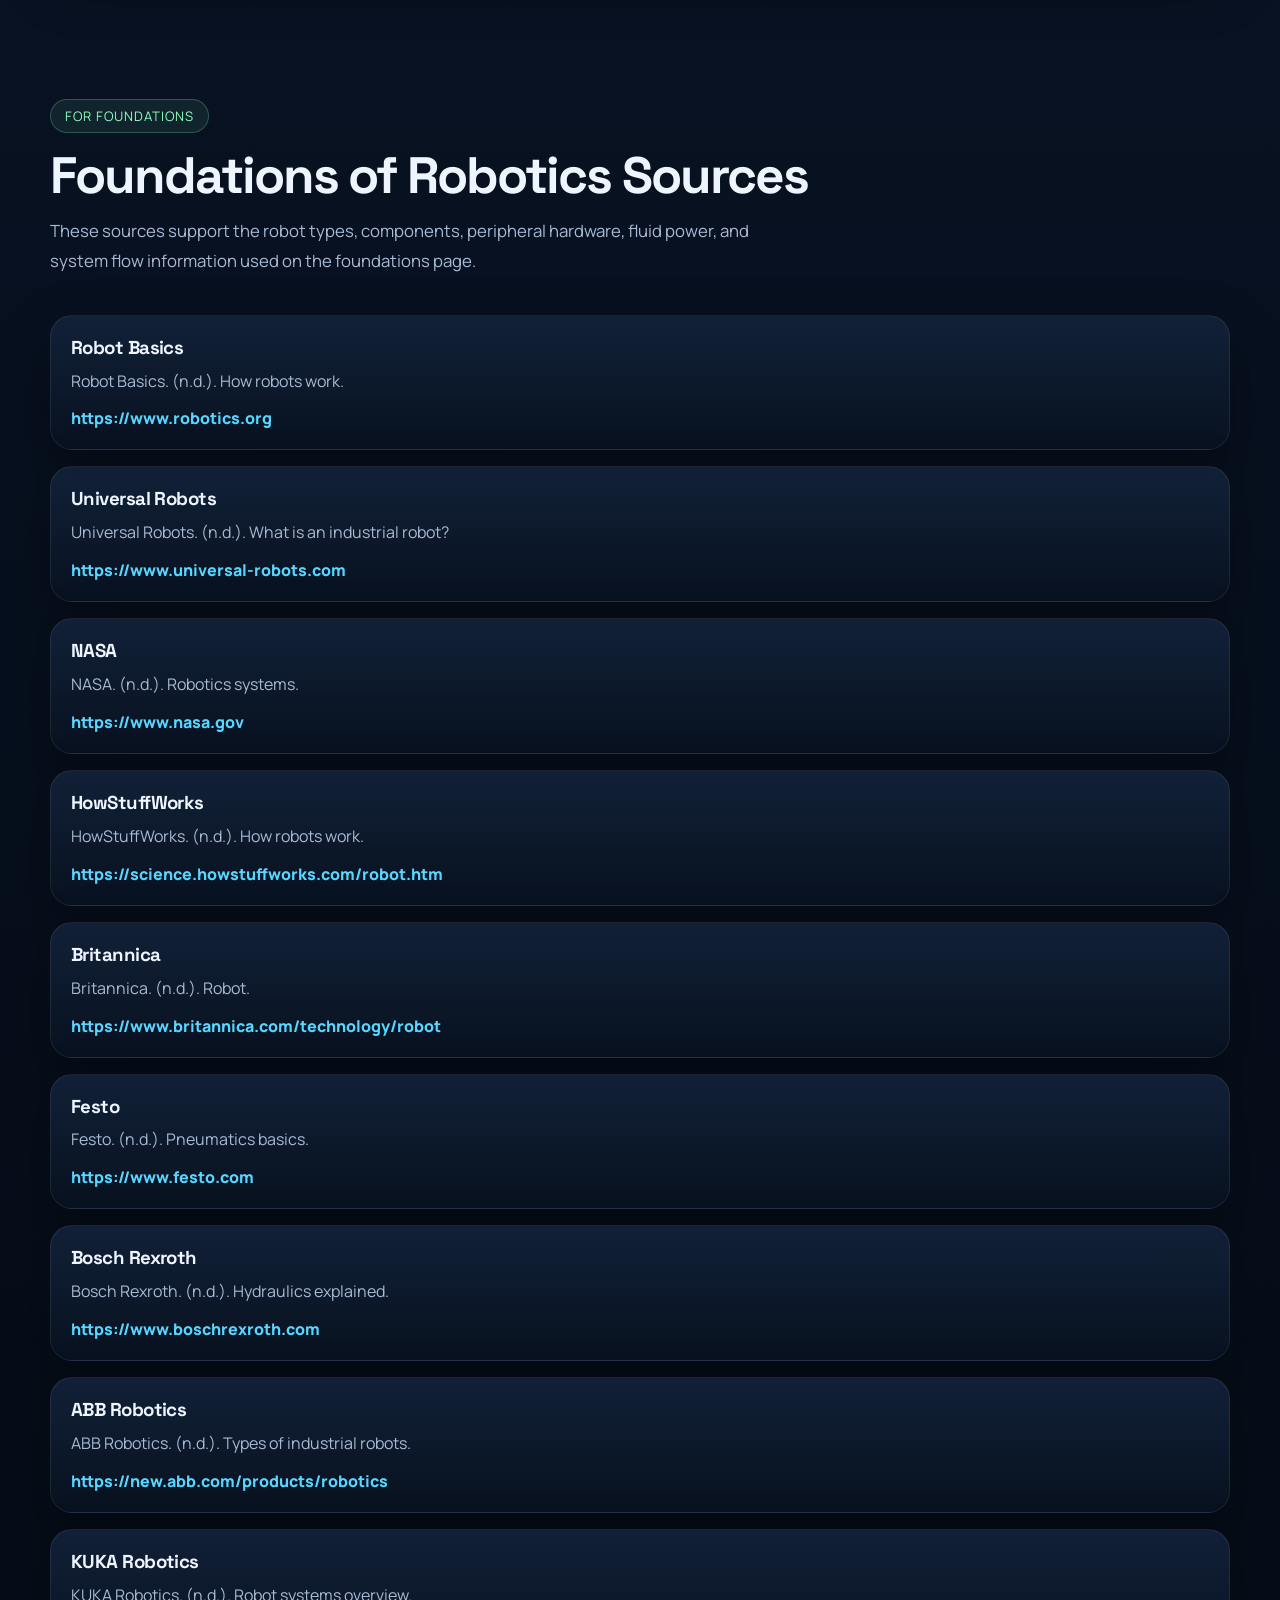
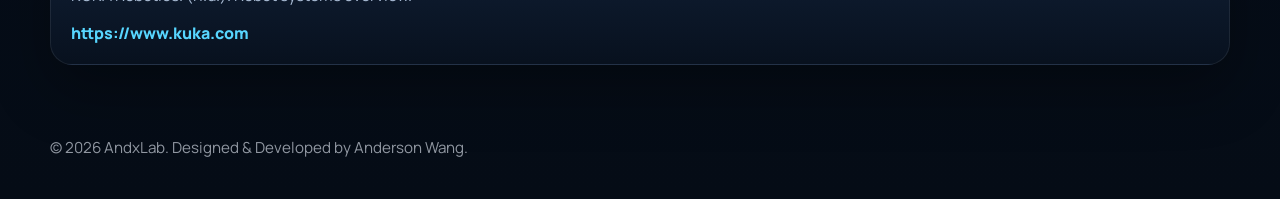
<file: sources.html>
<!doctype html>
<html lang="en">
  <head>
    <meta charset="UTF-8" />
    <meta name="viewport" content="width=device-width, initial-scale=1.0" />
    <title>Project Sources</title>
    <link rel="preconnect" href="https://fonts.googleapis.com" />
    <link rel="preconnect" href="https://fonts.gstatic.com" crossorigin />
    <link
      href="https://fonts.googleapis.com/css2?family=Manrope:wght@400;500;600;700;800&family=Space+Grotesk:wght@500;700&display=swap"
      rel="stylesheet"
    />
    <link rel="stylesheet" href="style.css" />
  </head>
  <body>
    <a class="page-home-button" href="index.html" aria-label="Back to homepage">
      <svg viewBox="0 0 24 24" aria-hidden="true">
        <path d="M3 11.2 12 4l9 7.2" />
        <path d="M5.5 10.5V20h13v-9.5" />
        <path d="M9.5 20v-6h5v6" />
      </svg>
    </a>

    <div class="cursor-reticle" aria-hidden="true">
      <svg viewBox="0 0 84 84">
        <path class="reticle-shape" d="M25 11 L14 19 L14 31" />
        <path class="reticle-shape" d="M59 11 L70 19 L70 31" />
        <path class="reticle-shape" d="M25 73 L14 65 L14 53" />
        <path class="reticle-shape" d="M59 73 L70 65 L70 53" />
        <circle class="reticle-dot" cx="42" cy="42" r="3.5" />
      </svg>
    </div>

    <main>
      <section class="hero sources-hero">
        <div class="hero-grid">
          <div class="hero-copy reveal">
            <span class="section-tag">Research Sources</span>
            <span class="hero-credit"
              >Works cited for the robotics project</span
            >
            <h1 class="hero-title">Project Sources</h1>
            <div class="hero-subtitle">
              Click any source link to open the original website
            </div>
            <p>
              These sources were used to support the Engineering Design Process
              page, the Careers &amp; Technology in Robotics page, and the
              Foundations of Robotics Systems page.
            </p>
            <div class="hero-actions">
              <a class="button button-primary" href="#edp-sources"
                >EDP Sources</a
              >
              <a class="button button-secondary" href="#career-sources"
                >Career Sources</a
              >
              <a class="button button-secondary" href="#foundations-sources"
                >Foundations Sources</a
              >
            </div>
          </div>

          <div class="hero-panel reveal">
            <div class="mini-dashboard">
              <div class="dashboard-card">
                <h3>Built on trusted information</h3>
                <p>
                  This project is based on real-world data, industry resources,
                  and official organizations to ensure accuracy and relevance in
                  robotics education.
                </p>
              </div>
              <div class="dashboard-card">
                <h3>Explore the sources</h3>
                <p>
                  Each reference includes a direct link so you can learn more,
                  verify details, and explore how these technologies are used in
                  the real world.
                </p>
              </div>
            </div>
          </div>
        </div>
      </section>

      <section id="edp-sources">
        <span class="section-tag reveal">For EDP</span>
        <h2 class="section-heading reveal">
          Engineering Design Process Sources
        </h2>
        <p class="section-copy reveal">
          These sources support the Engineering Design Process information used
          on the EDP page.
        </p>

        <div class="source-list">
          <article class="source-card reveal">
            <h3>NASA</h3>
            <p>NASA. (n.d.). Engineering design process.</p>
            <a href="https://www.nasa.gov/stem" target="_blank" rel="noopener">
              https://www.nasa.gov/stem
            </a>
          </article>

          <article class="source-card reveal">
            <h3>TeachEngineering</h3>
            <p>TeachEngineering. (n.d.). The engineering design process.</p>
            <a
              href="https://www.teachengineering.org"
              target="_blank"
              rel="noopener"
            >
              https://www.teachengineering.org
            </a>
          </article>

          <article class="source-card reveal">
            <h3>Science Buddies</h3>
            <p>Science Buddies. (n.d.). Engineering design process guide.</p>
            <a
              href="https://www.sciencebuddies.org"
              target="_blank"
              rel="noopener"
            >
              https://www.sciencebuddies.org
            </a>
          </article>

          <article class="source-card reveal">
            <h3>U.S. Department of Energy</h3>
            <p>
              U.S. Department of Energy. (n.d.). Engineering design process
              overview.
            </p>
            <a href="https://www.energy.gov" target="_blank" rel="noopener">
              https://www.energy.gov
            </a>
          </article>
        </div>
      </section>

      <section id="career-sources">
        <span class="section-tag reveal">For Careers</span>
        <h2 class="section-heading reveal">Careers &amp; Technology Sources</h2>
        <p class="section-copy reveal">
          These sources support the career, technology, certification, salary,
          and job outlook information used on the careers page.
        </p>

        <div class="source-list">
          <article class="source-card reveal">
            <h3>U.S. Bureau of Labor Statistics</h3>
            <p>
              U.S. Bureau of Labor Statistics. (2024). Occupational Outlook
              Handbook.
            </p>
            <a href="https://www.bls.gov/ooh/" target="_blank" rel="noopener">
              https://www.bls.gov/ooh/
            </a>
          </article>

          <article class="source-card reveal">
            <h3>IBM Artificial Intelligence</h3>
            <p>IBM. (n.d.). What is artificial intelligence (AI)?</p>
            <a
              href="https://www.ibm.com/topics/artificial-intelligence"
              target="_blank"
              rel="noopener"
            >
              https://www.ibm.com/topics/artificial-intelligence
            </a>
          </article>

          <article class="source-card reveal">
            <h3>IBM Machine Learning</h3>
            <p>IBM. (n.d.). What is machine learning?</p>
            <a
              href="https://www.ibm.com/topics/machine-learning"
              target="_blank"
              rel="noopener"
            >
              https://www.ibm.com/topics/machine-learning
            </a>
          </article>

          <article class="source-card reveal">
            <h3>UiPath RPA</h3>
            <p>UiPath. (n.d.). What is robotic process automation (RPA)?</p>
            <a
              href="https://www.uipath.com/rpa/robotic-process-automation"
              target="_blank"
              rel="noopener"
            >
              https://www.uipath.com/rpa/robotic-process-automation
            </a>
          </article>

          <article class="source-card reveal">
            <h3>FANUC America</h3>
            <p>FANUC America. (n.d.). Robotics training and certification.</p>
            <a
              href="https://www.fanucamerica.com"
              target="_blank"
              rel="noopener"
            >
              https://www.fanucamerica.com
            </a>
          </article>

          <article class="source-card reveal">
            <h3>Siemens</h3>
            <p>Siemens. (n.d.). Mechatronics certification program.</p>
            <a href="https://www.siemens.com" target="_blank" rel="noopener">
              https://www.siemens.com
            </a>
          </article>

          <article class="source-card reveal">
            <h3>CompTIA</h3>
            <p>CompTIA. (n.d.). IT certifications overview.</p>
            <a href="https://www.comptia.org" target="_blank" rel="noopener">
              https://www.comptia.org
            </a>
          </article>
        </div>
      </section>

      <section id="foundations-sources">
        <span class="section-tag reveal">For Foundations</span>
        <h2 class="section-heading reveal">Foundations of Robotics Sources</h2>
        <p class="section-copy reveal">
          These sources support the robot types, components, peripheral
          hardware, fluid power, and system flow information used on the
          foundations page.
        </p>

        <div class="source-list">
          <article class="source-card reveal">
            <h3>Robot Basics</h3>
            <p>Robot Basics. (n.d.). How robots work.</p>
            <a href="https://www.robotics.org" target="_blank" rel="noopener">
              https://www.robotics.org
            </a>
          </article>

          <article class="source-card reveal">
            <h3>Universal Robots</h3>
            <p>Universal Robots. (n.d.). What is an industrial robot?</p>
            <a
              href="https://www.universal-robots.com"
              target="_blank"
              rel="noopener"
            >
              https://www.universal-robots.com
            </a>
          </article>

          <article class="source-card reveal">
            <h3>NASA</h3>
            <p>NASA. (n.d.). Robotics systems.</p>
            <a href="https://www.nasa.gov" target="_blank" rel="noopener">
              https://www.nasa.gov
            </a>
          </article>

          <article class="source-card reveal">
            <h3>HowStuffWorks</h3>
            <p>HowStuffWorks. (n.d.). How robots work.</p>
            <a
              href="https://science.howstuffworks.com/robot.htm"
              target="_blank"
              rel="noopener"
            >
              https://science.howstuffworks.com/robot.htm
            </a>
          </article>

          <article class="source-card reveal">
            <h3>Britannica</h3>
            <p>Britannica. (n.d.). Robot.</p>
            <a
              href="https://www.britannica.com/technology/robot"
              target="_blank"
              rel="noopener"
            >
              https://www.britannica.com/technology/robot
            </a>
          </article>

          <article class="source-card reveal">
            <h3>Festo</h3>
            <p>Festo. (n.d.). Pneumatics basics.</p>
            <a href="https://www.festo.com" target="_blank" rel="noopener">
              https://www.festo.com
            </a>
          </article>

          <article class="source-card reveal">
            <h3>Bosch Rexroth</h3>
            <p>Bosch Rexroth. (n.d.). Hydraulics explained.</p>
            <a
              href="https://www.boschrexroth.com"
              target="_blank"
              rel="noopener"
            >
              https://www.boschrexroth.com
            </a>
          </article>

          <article class="source-card reveal">
            <h3>ABB Robotics</h3>
            <p>ABB Robotics. (n.d.). Types of industrial robots.</p>
            <a
              href="https://new.abb.com/products/robotics"
              target="_blank"
              rel="noopener"
            >
              https://new.abb.com/products/robotics
            </a>
          </article>

          <article class="source-card reveal">
            <h3>KUKA Robotics</h3>
            <p>KUKA Robotics. (n.d.). Robot systems overview.</p>
            <a href="https://www.kuka.com" target="_blank" rel="noopener">
              https://www.kuka.com
            </a>
          </article>
        </div>
      </section>
    </main>

    <footer class="reveal">
      &copy; 2026 AndxLab. Designed & Developed by Anderson Wang.
    </footer>

    <script src="script.js"></script>
  </body>
</html>
</file>
<file: style.css>
:root {
  --bg: #07111f;
  --bg-soft: #0d1a2d;
  --panel: rgba(14, 28, 48, 0.78);
  --panel-strong: rgba(18, 36, 62, 0.94);
  --line: rgba(162, 201, 255, 0.18);
  --text: #eef5ff;
  --muted: #a8bbd4;
  --accent: #57d6ff;
  --accent-2: #8dffbf;
  --accent-3: #ffd166;
  --danger: #ff7b7b;
  --shadow: 0 24px 60px rgba(0, 0, 0, 0.32);
  --radius: 24px;
  --max-width: 1180px;
}

* {
  box-sizing: border-box;
}

html {
  scroll-behavior: smooth;
}

body {
  margin: 0;
  font-family: "Manrope", sans-serif;
  background:
    radial-gradient(
      circle at top left,
      rgba(87, 214, 255, 0.16),
      transparent 28%
    ),
    radial-gradient(
      circle at top right,
      rgba(141, 255, 191, 0.12),
      transparent 24%
    ),
    linear-gradient(180deg, #07111f 0%, #091427 48%, #050c16 100%);
  color: var(--text);
  overflow-x: hidden;
}

@media (pointer: fine) {
  body,
  a,
  button,
  [role="button"] {
    cursor: none;
  }
}

body::before {
  content: "";
  position: fixed;
  inset: 0;
  pointer-events: none;
  background-image:
    linear-gradient(rgba(255, 255, 255, 0.03) 1px, transparent 1px),
    linear-gradient(90deg, rgba(255, 255, 255, 0.03) 1px, transparent 1px);
  background-size: 54px 54px;
  mask-image: linear-gradient(
    180deg,
    rgba(0, 0, 0, 0.4),
    transparent 85%
  );
}

.cursor-reticle {
  position: fixed;
  top: 0;
  left: 0;
  width: 42px;
  height: 42px;
  pointer-events: none;
  z-index: 20;
  opacity: 0;
  transform: translate3d(-50%, -50%, 0) scale(0.9);
  transition:
    opacity 0.2s ease,
    transform 0.16s ease;
  mix-blend-mode: screen;
  will-change: left, top, transform;
}

.cursor-reticle.visible {
  opacity: 0.9;
}

.cursor-reticle.is-clicked {
  transform: translate3d(-50%, -50%, 0) scale(0.68);
}

.cursor-reticle svg {
  width: 100%;
  height: 100%;
  overflow: visible;
  animation: slowSpin 6.5s linear infinite;
  filter: drop-shadow(0 0 10px rgba(87, 214, 255, 0.28));
}

.cursor-reticle .reticle-shape {
  stroke: rgba(238, 245, 255, 0.9);
  stroke-width: 4;
  fill: none;
  stroke-linecap: square;
}

.cursor-reticle .reticle-dot {
  fill: var(--accent);
}

a {
  color: inherit;
  text-decoration: none;
}

main {
  position: relative;
  z-index: 1;
}

.page-home-button {
  position: fixed;
  top: 1.2rem;
  left: 1.2rem;
  z-index: 15;
  display: grid;
  width: 3.2rem;
  height: 3.2rem;
  place-items: center;
  border: 1px solid rgba(255, 255, 255, 0.12);
  border-radius: 18px;
  background: rgba(14, 28, 48, 0.76);
  box-shadow: 0 14px 32px rgba(0, 0, 0, 0.24);
  backdrop-filter: blur(14px);
  transition:
    transform 0.25s ease,
    border-color 0.25s ease,
    background 0.25s ease;
}

.page-home-button:hover {
  transform: translateY(-3px);
  border-color: rgba(141, 255, 191, 0.34);
  background: rgba(18, 36, 62, 0.92);
}

.page-home-button svg {
  width: 1.45rem;
  height: 1.45rem;
  fill: none;
  stroke: var(--accent-2);
  stroke-width: 2;
  stroke-linecap: round;
  stroke-linejoin: round;
}

section {
  width: min(calc(100% - 2rem), var(--max-width));
  margin: 0 auto;
  padding: 4.5rem 0;
}

.section-tag {
  display: inline-flex;
  align-items: center;
  gap: 0.5rem;
  padding: 0.45rem 0.85rem;
  border: 1px solid rgba(141, 255, 191, 0.24);
  border-radius: 999px;
  color: var(--accent-2);
  font-size: 0.82rem;
  letter-spacing: 0.08em;
  text-transform: uppercase;
  background: rgba(141, 255, 191, 0.08);
}

.hero-credit {
  display: block;
  margin-top: 0.9rem;
  color: rgba(238, 245, 255, 0.72);
  font-size: 0.95rem;
  letter-spacing: 0.05em;
  text-transform: uppercase;
}

.section-heading {
  margin: 1rem 0 0.8rem;
  font-family: "Space Grotesk", sans-serif;
  font-size: clamp(2rem, 4vw, 3.6rem);
  line-height: 1.05;
  letter-spacing: -0.04em;
}

.section-copy {
  max-width: 700px;
  margin: 0;
  color: var(--muted);
  font-size: 1.05rem;
  line-height: 1.8;
}

.hero {
  min-height: 100vh;
  display: grid;
  align-items: center;
  padding-top: 2rem;
}

.hero-grid {
  display: grid;
  grid-template-columns: 1.15fr 0.85fr;
  gap: 2rem;
  align-items: center;
}

.hero-copy p {
  margin: 1rem 0 0;
  max-width: 660px;
  color: var(--muted);
  font-size: 1.08rem;
  line-height: 1.9;
}

.hero-title {
  margin: 1rem 0 0;
  font-family: "Space Grotesk", sans-serif;
  font-size: clamp(2.8rem, 6vw, 5.7rem);
  line-height: 0.95;
  letter-spacing: -0.06em;
}

.hero-subtitle {
  margin-top: 1rem;
  font-size: clamp(1.1rem, 2vw, 1.45rem);
  color: #d9ecff;
  font-weight: 600;
}

.hero-actions {
  display: flex;
  flex-wrap: wrap;
  gap: 1rem;
  margin-top: 2rem;
}

.button {
  display: inline-flex;
  align-items: center;
  justify-content: center;
  gap: 0.5rem;
  padding: 0.95rem 1.35rem;
  border-radius: 999px;
  font-weight: 700;
  transition:
    transform 0.25s ease,
    box-shadow 0.25s ease,
    background 0.25s ease;
}

.button-primary {
  background: linear-gradient(135deg, var(--accent), #4ba3ff);
  color: #04111d;
  box-shadow: 0 16px 36px rgba(87, 214, 255, 0.28);
}

.button-secondary {
  background: rgba(255, 255, 255, 0.05);
  border: 1px solid rgba(255, 255, 255, 0.12);
  color: var(--text);
}

.button:hover {
  transform: translateY(-3px);
}

.particle-overlay {
  position: fixed;
  inset: 0;
  pointer-events: none;
  overflow: hidden;
  z-index: 18;
}

.mascot-particle {
  position: fixed;
  top: 0;
  left: 0;
  pointer-events: none;
  user-select: none;
  will-change: transform, opacity;
  animation: mascotFall var(--fall-duration, 1800ms) ease-in forwards;
  animation-delay: var(--fall-delay, 0ms);
  filter: drop-shadow(0 6px 12px rgba(0, 0, 0, 0.22));
}

.hero-panel {
  position: relative;
  padding: 1.4rem;
  border-radius: 28px;
  border: 1px solid var(--line);
  background: linear-gradient(
    180deg,
    rgba(16, 32, 54, 0.92),
    rgba(10, 22, 38, 0.72)
  );
  box-shadow: var(--shadow);
  overflow: hidden;
}

.hero-panel::before,
.hero-panel::after {
  content: "";
  position: absolute;
  border-radius: 999px;
  filter: blur(10px);
}

.hero-panel::before {
  top: -40px;
  right: -30px;
  width: 140px;
  height: 140px;
  background: rgba(87, 214, 255, 0.18);
}

.hero-panel::after {
  bottom: -50px;
  left: -30px;
  width: 160px;
  height: 160px;
  background: rgba(141, 255, 191, 0.16);
}

.mini-dashboard {
  position: relative;
  display: grid;
  gap: 1rem;
}

.dashboard-card {
  position: relative;
  padding: 1.2rem;
  border-radius: 20px;
  background: rgba(255, 255, 255, 0.05);
  border: 1px solid rgba(255, 255, 255, 0.08);
  backdrop-filter: blur(12px);
}

.dashboard-card h3,
.dashboard-card p {
  margin: 0;
}

.dashboard-card p {
  margin-top: 0.55rem;
  color: var(--muted);
  line-height: 1.7;
}

.dashboard-metrics {
  display: grid;
  grid-template-columns: repeat(2, minmax(0, 1fr));
  gap: 1rem;
}

.metric {
  padding: 1rem;
  border-radius: 18px;
  background: rgba(9, 18, 32, 0.66);
  border: 1px solid rgba(255, 255, 255, 0.08);
  text-align: center;
}

.metric strong {
  display: block;
  font-size: 1.8rem;
  font-family: "Space Grotesk", sans-serif;
}

.metric span {
  color: var(--muted);
  font-size: 0.95rem;
}

.process-layout {
  display: grid;
  grid-template-columns: 1fr 0.95fr;
  gap: 2rem;
  align-items: center;
  margin-top: 2.5rem;
}

.cycle-shell {
  --orbit-radius: 224px;
  position: relative;
  width: min(100%, 620px);
  aspect-ratio: 1 / 1;
  margin: 0 auto;
  border-radius: 50%;
  border: 1px solid rgba(87, 214, 255, 0.12);
  background:
    radial-gradient(
      circle at center,
      rgba(87, 214, 255, 0.14),
      transparent 34%
    ),
    radial-gradient(
      circle at center,
      rgba(141, 255, 191, 0.08),
      transparent 56%
    );
}

.cycle-shell::before {
  content: "";
  position: absolute;
  inset: 10%;
  border-radius: 50%;
  border: 1px dashed rgba(255, 255, 255, 0.12);
  z-index: 0;
}

.cycle-center {
  position: absolute;
  inset: 24%;
  display: grid;
  place-items: center;
  text-align: center;
  border-radius: 50%;
  padding: 1.45rem 1.15rem;
  background: radial-gradient(
    circle at top,
    rgba(87, 214, 255, 0.24),
    rgba(11, 23, 40, 0.94)
  );
  border: 1px solid rgba(87, 214, 255, 0.28);
  box-shadow:
    0 0 0 14px rgba(87, 214, 255, 0.05),
    0 18px 40px rgba(0, 0, 0, 0.2);
  z-index: 1;
}

.cycle-center-content {
  display: grid;
  justify-items: center;
  gap: 0.7rem;
  max-width: 250px;
  opacity: 1;
  transform: translateY(0);
  transition:
    opacity 0.24s ease,
    transform 0.24s ease;
}

.cycle-center.is-switching .cycle-center-content {
  opacity: 0;
  transform: translateY(8px);
}

.center-step-num {
  display: inline-grid;
  place-items: center;
  width: 3.25rem;
  height: 3.25rem;
  border-radius: 18px;
  background: linear-gradient(
    135deg,
    rgba(141, 255, 191, 0.22),
    rgba(87, 214, 255, 0.18)
  );
  border: 1px solid rgba(255, 255, 255, 0.08);
  color: var(--accent);
  font-family: "Space Grotesk", sans-serif;
  font-size: 1.55rem;
  font-weight: 700;
}

.center-step-title {
  margin: 0;
  font-family: "Space Grotesk", sans-serif;
  font-size: clamp(1.16rem, 1.9vw, 1.62rem);
  line-height: 1.18;
  letter-spacing: -0.04em;
}

.center-step-copy {
  margin: 0;
  color: var(--muted);
  font-size: 0.94rem;
  line-height: 1.78;
}

.cycle-step {
  --angle: 0deg;
  position: absolute;
  top: 50%;
  left: 50%;
  width: 74px;
  height: 74px;
  display: grid;
  place-items: center;
  border-radius: 24px;
  z-index: 2;
  transform: translate(-50%, -50%) rotate(var(--angle))
    translateY(calc(-1 * var(--orbit-radius)))
    rotate(calc(-1 * var(--angle)));
  background: linear-gradient(
    180deg,
    rgba(20, 40, 66, 0.92),
    rgba(10, 20, 35, 0.9)
  );
  border: 1px solid rgba(255, 255, 255, 0.08);
  box-shadow: 0 18px 36px rgba(0, 0, 0, 0.2);
  transition:
    transform 0.3s ease,
    border-color 0.3s ease,
    box-shadow 0.3s ease,
    background 0.3s ease;
}

.cycle-step .icon {
  display: inline-grid;
  place-items: center;
  width: 2.75rem;
  height: 2.75rem;
  border-radius: 16px;
  background: rgba(87, 214, 255, 0.12);
  color: #dff7ff;
  font-family: "Space Grotesk", sans-serif;
  font-size: 1.15rem;
  font-weight: 700;
}

.cycle-step.active {
  border-color: rgba(141, 255, 191, 0.45);
  background: linear-gradient(
    180deg,
    rgba(34, 74, 118, 0.98),
    rgba(13, 31, 52, 0.96)
  );
  box-shadow:
    0 0 0 6px rgba(87, 214, 255, 0.1),
    0 22px 50px rgba(87, 214, 255, 0.2);
  transform: translate(-50%, -50%) rotate(var(--angle))
    translateY(calc(-1 * var(--orbit-radius)))
    rotate(calc(-1 * var(--angle))) scale(1.08);
}

.loop-svg {
  position: absolute;
  inset: 0;
  width: 100%;
  height: 100%;
  pointer-events: none;
  z-index: 0;
}

.loop-svg path {
  fill: none;
  stroke: rgba(87, 214, 255, 0.68);
  stroke-width: 3;
  stroke-linecap: round;
  stroke-dasharray: 10 12;
  animation: dash 12s linear infinite;
  filter: drop-shadow(0 0 8px rgba(87, 214, 255, 0.3));
}

.step-list {
  display: grid;
  gap: 1rem;
}

.step-list .step-row {
  display: grid;
  grid-template-columns: auto 1fr;
  gap: 1rem;
  align-items: center;
  padding: 1rem 1.1rem;
  border-radius: 20px;
  background: rgba(255, 255, 255, 0.045);
  border: 1px solid rgba(255, 255, 255, 0.08);
  width: 100%;
  text-align: left;
  color: inherit;
  cursor: pointer;
  transition:
    transform 0.25s ease,
    border-color 0.25s ease,
    background 0.25s ease,
    box-shadow 0.25s ease;
}

.step-list .step-row:hover {
  transform: translateX(8px);
  border-color: rgba(141, 255, 191, 0.28);
  background: rgba(255, 255, 255, 0.075);
}

.step-list button.step-row {
  font: inherit;
  appearance: none;
  outline: none;
}

.step-list .step-row > div:last-child {
  display: flex;
  align-items: center;
  min-height: 100%;
}

.step-list .step-row.active {
  background: linear-gradient(
    180deg,
    rgba(24, 47, 77, 0.96),
    rgba(11, 22, 38, 0.9)
  );
  border-color: rgba(87, 214, 255, 0.34);
  box-shadow: 0 18px 36px rgba(87, 214, 255, 0.12);
}

.step-number {
  display: inline-grid;
  place-items: center;
  width: 2.2rem;
  height: 2.2rem;
  border-radius: 999px;
  background: linear-gradient(
    135deg,
    rgba(141, 255, 191, 0.22),
    rgba(87, 214, 255, 0.16)
  );
  color: var(--accent-2);
  font-weight: 800;
}

.step-row h4,
.step-row p {
  margin: 0;
}

.step-row p {
  margin-top: 0.35rem;
  color: var(--muted);
  line-height: 1.7;
}

.cards-grid {
  display: grid;
  grid-template-columns: repeat(2, minmax(0, 1fr));
  gap: 1.35rem;
  margin-top: 2.4rem;
}

.card {
  padding: 1.4rem;
  border-radius: var(--radius);
  background: linear-gradient(
    180deg,
    rgba(17, 31, 53, 0.88),
    rgba(10, 20, 35, 0.85)
  );
  border: 1px solid rgba(255, 255, 255, 0.08);
  box-shadow: var(--shadow);
  transition:
    transform 0.3s ease,
    border-color 0.3s ease;
}

.card:hover {
  transform: translateY(-6px);
  border-color: rgba(87, 214, 255, 0.26);
}

.card h3,
.card h4,
.card p {
  margin: 0;
}

.card p {
  color: var(--muted);
  line-height: 1.75;
  margin-top: 0.65rem;
}

.chip-list {
  display: flex;
  flex-wrap: wrap;
  gap: 0.7rem;
  margin-top: 1rem;
}

.chip {
  padding: 0.65rem 0.9rem;
  border-radius: 999px;
  background: rgba(255, 255, 255, 0.06);
  border: 1px solid rgba(255, 255, 255, 0.08);
  color: #d9ecff;
  font-size: 0.94rem;
}

.applied-process {
  margin-top: 2.6rem;
  padding: 1.35rem;
  border-radius: 28px;
  border: 1px solid rgba(87, 214, 255, 0.16);
  background:
    radial-gradient(
      circle at top left,
      rgba(87, 214, 255, 0.1),
      transparent 32%
    ),
    linear-gradient(180deg, rgba(15, 30, 52, 0.94), rgba(9, 18, 32, 0.9));
  box-shadow: var(--shadow);
}

.applied-process-header h3,
.applied-process-header p {
  margin: 0;
}

.applied-process-header h3 {
  font-family: "Space Grotesk", sans-serif;
  font-size: 1.45rem;
  letter-spacing: -0.03em;
}

.applied-process-header p {
  margin-top: 0.7rem;
  max-width: 760px;
  color: var(--muted);
  line-height: 1.8;
}

.applied-grid {
  display: grid;
  grid-template-columns: repeat(2, minmax(0, 1fr));
  gap: 1rem;
  margin-top: 1.5rem;
}

.applied-step {
  padding: 1.2rem;
  border-radius: 22px;
  background: rgba(255, 255, 255, 0.045);
  border: 1px solid rgba(255, 255, 255, 0.08);
  transition:
    transform 0.3s ease,
    border-color 0.3s ease,
    background 0.3s ease;
}

.applied-step:hover {
  transform: translateY(-4px);
  border-color: rgba(141, 255, 191, 0.26);
  background: rgba(255, 255, 255, 0.07);
}

.applied-step-top {
  display: flex;
  align-items: center;
  gap: 0.85rem;
}

.applied-step-number {
  display: inline-grid;
  place-items: center;
  width: 2.35rem;
  height: 2.35rem;
  border-radius: 999px;
  background: linear-gradient(
    135deg,
    rgba(141, 255, 191, 0.22),
    rgba(87, 214, 255, 0.16)
  );
  color: var(--accent-2);
  font-weight: 800;
  flex-shrink: 0;
}

.applied-step h4,
.applied-step p {
  margin: 0;
}

.applied-step h4 {
  font-size: 1.03rem;
}

.applied-step p {
  margin-top: 0.8rem;
  color: var(--muted);
  line-height: 1.75;
}

.applied-note {
  margin-top: 1.2rem;
  padding: 1rem 1.1rem;
  border-radius: 20px;
  background: rgba(87, 214, 255, 0.08);
  border: 1px solid rgba(87, 214, 255, 0.14);
  color: #dff2ff;
  line-height: 1.75;
}

.flow-section {
  margin-top: 2.4rem;
  display: grid;
  grid-template-columns: repeat(3, minmax(0, 1fr));
  gap: 1rem;
  align-items: stretch;
}

.flow-card {
  position: relative;
  padding: 1.45rem;
  border-radius: 22px;
  background: linear-gradient(
    180deg,
    rgba(20, 37, 61, 0.92),
    rgba(9, 18, 31, 0.84)
  );
  border: 1px solid rgba(255, 255, 255, 0.08);
  min-height: 180px;
}

.flow-card.failure {
  border-color: rgba(255, 123, 123, 0.28);
}

.flow-card.fix {
  border-color: rgba(255, 209, 102, 0.28);
}

.flow-card.improved {
  border-color: rgba(141, 255, 191, 0.28);
}

.flow-arrow {
  display: grid;
  place-items: center;
  color: var(--accent);
  font-size: 2rem;
  opacity: 0.88;
  animation: pulse 2.8s ease-in-out infinite;
}

.flow-wrapper {
  display: grid;
  grid-template-columns: 1fr auto 1fr auto 1fr;
  gap: 1rem;
  align-items: center;
  margin-top: 2.4rem;
}

.chart {
  margin-top: 2.4rem;
  padding: 1.2rem;
  border-radius: 28px;
  border: 1px solid rgba(255, 255, 255, 0.08);
  background: rgba(255, 255, 255, 0.04);
  overflow: hidden;
}

.chart-grid {
  display: grid;
  grid-template-columns: repeat(2, minmax(0, 1fr));
  gap: 1rem;
}

.chart-column {
  padding: 1.3rem;
  border-radius: 22px;
  min-height: 100%;
  background: linear-gradient(
    180deg,
    rgba(18, 34, 58, 0.94),
    rgba(9, 18, 32, 0.88)
  );
  border: 1px solid rgba(255, 255, 255, 0.08);
}

.chart-column h3 {
  margin: 0 0 1rem;
  font-family: "Space Grotesk", sans-serif;
  font-size: 1.35rem;
}

.chart-column ul {
  margin: 0;
  padding-left: 1.1rem;
  color: var(--muted);
  line-height: 2;
}

.chart-column.criteria h3 {
  color: var(--accent-2);
}

.chart-column.constraints h3 {
  color: var(--accent-3);
}

.vocab-grid {
  display: grid;
  grid-template-columns: repeat(2, minmax(0, 1fr));
  gap: 1.2rem;
  margin-top: 2.4rem;
}

.vocab-card {
  padding: 1.35rem;
  border-radius: 22px;
  background: linear-gradient(
    180deg,
    rgba(18, 34, 58, 0.94),
    rgba(9, 18, 32, 0.88)
  );
  border: 1px solid rgba(255, 255, 255, 0.08);
  box-shadow: var(--shadow);
  transition:
    transform 0.3s ease,
    border-color 0.3s ease;
}

.vocab-card:hover {
  transform: translateY(-6px);
  border-color: rgba(141, 255, 191, 0.26);
}

.vocab-card h3,
.vocab-card p {
  margin: 0;
}

.vocab-card h3 {
  font-family: "Space Grotesk", sans-serif;
  font-size: 1.18rem;
  color: #eaf4ff;
}

.vocab-card p {
  margin-top: 0.65rem;
  color: var(--muted);
  line-height: 1.8;
}

.feedback-panel {
  position: relative;
  margin-top: 2.4rem;
  padding: 1.6rem;
  border-radius: 28px;
  border: 1px solid rgba(87, 214, 255, 0.18);
  background:
    radial-gradient(
      circle at top left,
      rgba(87, 214, 255, 0.12),
      transparent 30%
    ),
    linear-gradient(180deg, rgba(14, 29, 49, 0.94), rgba(9, 18, 32, 0.9));
  overflow: hidden;
}

.feedback-panel::after {
  content: "";
  position: absolute;
  inset: auto -70px -70px auto;
  width: 200px;
  height: 200px;
  border-radius: 50%;
  background: rgba(141, 255, 191, 0.08);
  filter: blur(6px);
}

.feedback-visual {
  display: grid;
  grid-template-columns: 1fr auto 1fr;
  gap: 1rem;
  align-items: center;
  margin-top: 1.4rem;
}

.feedback-box {
  padding: 1.2rem;
  border-radius: 22px;
  background: rgba(255, 255, 255, 0.05);
  border: 1px solid rgba(255, 255, 255, 0.08);
  min-height: 120px;
}

.feedback-loop {
  position: relative;
  width: 92px;
  height: 92px;
  border-radius: 50%;
  border: 2px dashed rgba(87, 214, 255, 0.45);
  animation: spin 12s linear infinite;
}

.feedback-loop::before,
.feedback-loop::after {
  content: "";
  position: absolute;
  width: 14px;
  height: 14px;
  border-top: 3px solid var(--accent);
  border-right: 3px solid var(--accent);
  right: 4px;
}

.feedback-loop::before {
  top: 14px;
  transform: rotate(44deg);
}

.feedback-loop::after {
  bottom: 14px;
  left: 4px;
  right: auto;
  transform: rotate(224deg);
}

.reveal {
  opacity: 0;
  transform: translateY(28px);
  transition:
    opacity 0.8s ease,
    transform 0.8s ease;
}

.reveal.visible {
  opacity: 1;
  transform: translateY(0);
}

footer {
  width: min(calc(100% - 2rem), var(--max-width));
  margin: 0 auto;
  padding: 0 0 2.6rem;
  color: rgba(238, 245, 255, 0.6);
  font-size: 0.95rem;
}

@keyframes dash {
  to {
    stroke-dashoffset: -180;
  }
}

@keyframes pulse {
  0%,
  100% {
    transform: scale(1);
    opacity: 0.7;
  }
  50% {
    transform: scale(1.08);
    opacity: 1;
  }
}

@keyframes spin {
  to {
    transform: rotate(360deg);
  }
}

@keyframes slowSpin {
  to {
    transform: rotate(360deg);
  }
}

@keyframes mascotFall {
  0% {
    opacity: 0;
    transform: translate3d(0, -8px, 0) rotate(0deg) scale(0.92);
  }
  10% {
    opacity: 1;
  }
  100% {
    opacity: 0;
    transform: translate3d(
        var(--drift-x, 0px),
        var(--fall-distance, 340px),
        0
      )
      rotate(var(--rotate-end, 180deg)) scale(1);
  }
}

@keyframes detailsReveal {
  from {
    opacity: 0;
    transform: translateY(-10px);
  }
  to {
    opacity: 1;
    transform: translateY(0);
  }
}

@supports selector(::details-content) {
  .career-card,
  .roadmap-step {
    interpolate-size: allow-keywords;
  }

  .career-card::details-content,
  .roadmap-step::details-content {
    block-size: 0;
    overflow: hidden;
    transition:
      block-size 0.5s cubic-bezier(0.16, 1, 0.3, 1),
      content-visibility 0.5s allow-discrete;
  }

  .career-card[open]::details-content,
  .roadmap-step[open]::details-content {
    block-size: auto;
  }
}

@media (max-width: 1100px) {
  .hero-grid,
  .process-layout,
  .cards-grid,
  .chart-grid {
    grid-template-columns: 1fr;
  }

  .flow-wrapper,
  .feedback-visual {
    grid-template-columns: 1fr;
  }

  .flow-arrow {
    transform: rotate(90deg);
  }

  .cycle-step {
    width: 68px;
    height: 68px;
  }
}

@media (max-width: 760px) {
  section {
    padding: 3.5rem 0;
  }

  .hero {
    min-height: auto;
  }

  .hero-actions {
    flex-direction: column;
    align-items: stretch;
  }

  .dashboard-metrics {
    grid-template-columns: 1fr;
  }

  .applied-grid,
  .vocab-grid {
    grid-template-columns: 1fr;
  }

  .cycle-shell {
    --orbit-radius: 168px;
    width: min(100%, 420px);
  }

  .cycle-center {
    inset: 28%;
  }

  .cycle-step {
    width: 58px;
    height: 58px;
    transform: translate(-50%, -50%) rotate(var(--angle))
      translateY(calc(-1 * var(--orbit-radius)))
      rotate(calc(-1 * var(--angle)));
  }

  .cycle-step .icon {
    width: 2.3rem;
    height: 2.3rem;
    font-size: 1rem;
  }

  .center-step-title {
    font-size: 1.2rem;
  }

  .center-step-copy {
    font-size: 0.88rem;
  }

  .chart {
    padding: 0.9rem;
  }
}

@media (max-width: 520px) {
  .section-heading {
    font-size: 2rem;
  }

  .hero-title {
    font-size: 2.8rem;
  }

  .cycle-shell {
    --orbit-radius: 132px;
    width: 100%;
    aspect-ratio: 1 / 1;
    border-radius: 28px;
    background: rgba(255, 255, 255, 0.03);
  }

  .cycle-center {
    inset: 24%;
    padding: 1rem 0.85rem;
  }

  .cycle-step {
    width: 50px;
    height: 50px;
  }

  .cycle-step .icon {
    width: 2rem;
    height: 2rem;
    font-size: 0.92rem;
  }

  .center-step-num {
    width: 2.7rem;
    height: 2.7rem;
    font-size: 1.3rem;
  }

  .center-step-title {
    font-size: 1rem;
  }

  .center-step-copy {
    font-size: 0.82rem;
    line-height: 1.65;
  }
}

@media (pointer: coarse) {
  .cursor-reticle {
    display: none;
  }
}

.home-page {
  min-height: 100vh;
}

.home-main {
  min-height: 100vh;
  display: grid;
  place-items: center;
  padding: 2rem;
}

.home-hero {
  width: min(100%, 820px);
  padding: clamp(2rem, 6vw, 4rem);
  text-align: center;
  border: 1px solid var(--line);
  border-radius: 32px;
  background:
    radial-gradient(
      circle at top left,
      rgba(87, 214, 255, 0.16),
      transparent 34%
    ),
    radial-gradient(
      circle at bottom right,
      rgba(141, 255, 191, 0.12),
      transparent 30%
    ),
    linear-gradient(180deg, rgba(16, 32, 54, 0.92), rgba(10, 22, 38, 0.78));
  box-shadow: var(--shadow);
}

.home-title {
  margin: 1rem 0 0;
  font-family: "Space Grotesk", sans-serif;
  font-size: clamp(2.5rem, 8vw, 5rem);
  line-height: 0.95;
  letter-spacing: -0.06em;
}

.home-copy {
  max-width: 620px;
  margin: 1.2rem auto 0;
  color: var(--muted);
  font-size: 1.08rem;
  line-height: 1.8;
}

.home-actions {
  display: grid;
  grid-template-columns: repeat(3, minmax(0, 1fr));
  gap: 1rem;
  margin-top: 2.3rem;
}

.home-button {
  position: relative;
  display: grid;
  min-height: 112px;
  place-items: center;
  padding: 1.2rem;
  border: 0;
  border-radius: 24px;
  font: inherit;
  font-weight: 800;
  line-height: 1.35;
  text-align: center;
  transition:
    transform 0.25s ease,
    border-color 0.25s ease,
    box-shadow 0.25s ease,
    background 0.25s ease;
  overflow: hidden;
  isolation: isolate;
}

.home-button::before {
  content: "";
  position: absolute;
  inset: 0;
  z-index: -1;
  background: linear-gradient(
    120deg,
    transparent 0%,
    rgba(87, 214, 255, 0.16) 42%,
    rgba(141, 255, 191, 0.18) 52%,
    transparent 64%
  );
  opacity: 0;
  transform: translateX(-60%);
  transition:
    opacity 0.25s ease,
    transform 0.55s ease;
}

.home-button:hover {
  transform: translateY(-5px);
  border-color: rgba(141, 255, 191, 0.34);
  background: rgba(255, 255, 255, 0.085);
  box-shadow: 0 18px 42px rgba(87, 214, 255, 0.14);
}

.home-button:hover::before {
  opacity: 1;
  transform: translateX(60%);
}

.home-button-primary {
  color: #04111d;
  background: linear-gradient(135deg, var(--accent), #4ba3ff);
  box-shadow: 0 18px 42px rgba(87, 214, 255, 0.24);
}

.home-button-secondary {
  color: var(--text);
  border: 1px solid rgba(255, 255, 255, 0.12);
  background: rgba(255, 255, 255, 0.055);
}

.home-button-secondary:hover {
  border-color: rgba(141, 255, 191, 0.28);
  background: rgba(255, 255, 255, 0.085);
}

.home-source-action {
  display: flex;
  justify-content: center;
  margin-top: 1.1rem;
}

.home-source-button {
  display: inline-flex;
  align-items: center;
  justify-content: center;
  min-width: min(100%, 260px);
  padding: 0.85rem 1.2rem;
  border: 1px solid rgba(87, 214, 255, 0.18);
  border-radius: 999px;
  color: var(--accent);
  background: rgba(87, 214, 255, 0.07);
  font-size: 0.88rem;
  font-weight: 800;
  letter-spacing: 0.06em;
  transition:
    transform 0.25s ease,
    border-color 0.25s ease,
    background 0.25s ease;
}

.home-source-button:hover {
  transform: translateY(-3px);
  border-color: rgba(141, 255, 191, 0.28);
  color: var(--accent-2);
  background: rgba(141, 255, 191, 0.08);
}

.source-list {
  display: grid;
  gap: 1rem;
  margin-top: 2.4rem;
}

.source-card {
  padding: 1.25rem;
  border: 1px solid rgba(255, 255, 255, 0.08);
  border-radius: 22px;
  background: linear-gradient(
    180deg,
    rgba(18, 34, 58, 0.94),
    rgba(9, 18, 32, 0.88)
  );
  box-shadow: var(--shadow);
  transition:
    transform 0.3s ease,
    border-color 0.3s ease;
}

.source-card:hover {
  transform: translateY(-4px);
  border-color: rgba(87, 214, 255, 0.26);
}

.source-card h3,
.source-card p {
  margin: 0;
}

.source-card h3 {
  font-family: "Space Grotesk", sans-serif;
  letter-spacing: -0.03em;
}

.source-card p {
  margin-top: 0.55rem;
  color: var(--muted);
  line-height: 1.7;
}

.source-card a {
  display: inline-block;
  margin-top: 0.8rem;
  color: var(--accent);
  font-weight: 800;
  overflow-wrap: anywhere;
}

.source-card a:hover {
  color: var(--accent-2);
  text-decoration: underline;
}

.careers-hero .hero-panel {
  transform: rotate(1deg);
}

.tech-compare-grid,
.career-grid,
.ctso-grid {
  display: grid;
  gap: 1.2rem;
  margin-top: 2.4rem;
}

.tech-compare-grid {
  grid-template-columns: repeat(3, minmax(0, 1fr));
}

.career-grid,
.ctso-grid {
  grid-template-columns: repeat(2, minmax(0, 1fr));
}

.tech-card {
  position: relative;
  overflow: hidden;
}

.tech-card::after {
  content: "";
  position: absolute;
  inset: auto -48px -58px auto;
  width: 150px;
  height: 150px;
  border-radius: 999px;
  background: rgba(87, 214, 255, 0.08);
  filter: blur(4px);
}

.tech-label {
  display: inline-grid;
  width: 3.1rem;
  height: 3.1rem;
  place-items: center;
  border: 1px solid rgba(87, 214, 255, 0.22);
  border-radius: 18px;
  color: var(--accent);
  background: rgba(87, 214, 255, 0.1);
  font-family: "Space Grotesk", sans-serif;
  font-weight: 700;
}

.tech-card h3 {
  margin-top: 1rem;
}

.example-box {
  position: relative;
  z-index: 1;
  margin-top: 1rem;
  padding: 0.95rem 1rem;
  border: 1px solid rgba(141, 255, 191, 0.16);
  border-radius: 18px;
  background: rgba(141, 255, 191, 0.06);
  color: #dff7ea;
  line-height: 1.65;
}

.career-card {
  padding: 1.4rem;
  border-radius: var(--radius);
  background:
    radial-gradient(
      circle at top right,
      rgba(87, 214, 255, 0.1),
      transparent 34%
    ),
    linear-gradient(180deg, rgba(17, 31, 53, 0.9), rgba(10, 20, 35, 0.86));
  border: 1px solid rgba(255, 255, 255, 0.08);
  box-shadow: var(--shadow);
  transition:
    transform 0.3s ease,
    border-color 0.3s ease;
}

.career-card:hover {
  transform: translateY(-6px);
  border-color: rgba(141, 255, 191, 0.28);
}

.career-card[open] {
  border-color: rgba(87, 214, 255, 0.3);
  box-shadow:
    var(--shadow),
    0 0 0 1px rgba(87, 214, 255, 0.08);
}

.career-card summary {
  display: grid;
  gap: 1rem;
  list-style: none;
  outline: none;
  transition: transform 0.3s ease;
}

.career-card summary::-webkit-details-marker {
  display: none;
}

.career-card summary::after {
  content: "+";
  position: absolute;
  top: 1.35rem;
  right: 1.35rem;
  display: grid;
  width: 2.1rem;
  height: 2.1rem;
  place-items: center;
  border: 1px solid rgba(87, 214, 255, 0.2);
  border-radius: 999px;
  background: rgba(87, 214, 255, 0.08);
  color: var(--accent);
  font-size: 1.35rem;
  font-weight: 800;
  transition:
    transform 0.25s ease,
    background 0.25s ease;
}

.career-card[open] summary::after {
  content: "-";
  transform: rotate(180deg);
  background: rgba(141, 255, 191, 0.1);
  color: var(--accent-2);
}

.career-card-top {
  display: flex;
  gap: 1rem;
  align-items: center;
  padding-right: 2.5rem;
}

.career-icon {
  display: inline-grid;
  width: 3rem;
  height: 3rem;
  place-items: center;
  flex: 0 0 auto;
  border-radius: 18px;
  background: linear-gradient(
    135deg,
    rgba(141, 255, 191, 0.22),
    rgba(87, 214, 255, 0.16)
  );
  color: var(--accent-2);
  font-family: "Space Grotesk", sans-serif;
  font-weight: 700;
}

.career-card h3,
.career-card p {
  margin: 0;
}

.career-card p {
  margin-top: 1rem;
  color: var(--muted);
  line-height: 1.75;
}

.career-card summary p {
  margin-top: 0;
}

.expand-cue {
  display: inline-flex;
  width: fit-content;
  align-items: center;
  gap: 0.35rem;
  padding: 0.48rem 0.75rem;
  border: 1px solid rgba(141, 255, 191, 0.18);
  border-radius: 999px;
  color: var(--accent-2);
  background: rgba(141, 255, 191, 0.07);
  font-size: 0.82rem;
  font-weight: 800;
  letter-spacing: 0.04em;
  text-transform: uppercase;
}

.career-card[open] .expand-cue {
  border-color: rgba(87, 214, 255, 0.2);
  color: var(--accent);
  background: rgba(87, 214, 255, 0.08);
}

.career-expanded {
  display: grid;
  gap: 1rem;
  margin-top: 1.1rem;
  padding-top: 1.1rem;
  border-top: 1px solid rgba(255, 255, 255, 0.08);
  animation: detailsReveal 0.46s cubic-bezier(0.16, 1, 0.3, 1) both;
}

.career-detail {
  display: grid;
  gap: 0.35rem;
  margin-top: 1rem;
  padding: 0.95rem 1rem;
  border: 1px solid rgba(255, 255, 255, 0.08);
  border-radius: 18px;
  background: rgba(255, 255, 255, 0.045);
}

.career-detail strong {
  color: #eaf4ff;
}

.career-detail span {
  color: var(--muted);
  line-height: 1.65;
}

.career-expanded .career-detail {
  margin-top: 0;
}

.salary-dashboard {
  display: grid;
  grid-template-columns: repeat(4, minmax(0, 1fr));
  gap: 1rem;
  margin-top: 2.4rem;
  padding: 1.2rem;
  border: 1px solid rgba(87, 214, 255, 0.16);
  border-radius: 28px;
  background:
    radial-gradient(
      circle at top left,
      rgba(87, 214, 255, 0.12),
      transparent 32%
    ),
    linear-gradient(180deg, rgba(15, 30, 52, 0.94), rgba(9, 18, 32, 0.9));
  box-shadow: var(--shadow);
}

.salary-note {
  grid-column: 1 / -1;
  margin: 0.2rem 0 0;
  color: rgba(238, 245, 255, 0.62);
  font-size: 0.92rem;
  line-height: 1.65;
}

.salary-tile {
  padding: 1.15rem;
  border-radius: 22px;
  border: 1px solid rgba(255, 255, 255, 0.08);
  background: rgba(255, 255, 255, 0.05);
}

.salary-tile span,
.salary-tile strong {
  display: block;
}

.salary-tile span {
  color: var(--muted);
  font-size: 0.92rem;
}

.salary-tile strong {
  margin-top: 0.45rem;
  color: var(--accent-2);
  font-family: "Space Grotesk", sans-serif;
  font-size: clamp(1.55rem, 2.8vw, 2.25rem);
}

.salary-tile p {
  margin: 0.8rem 0 0;
  color: var(--muted);
  line-height: 1.65;
}

.roadmap {
  display: grid;
  grid-template-columns: repeat(6, minmax(0, 1fr));
  gap: 1rem;
  margin-top: 2.4rem;
}

.roadmap-step {
  position: relative;
  padding: 1.15rem;
  border: 1px solid rgba(255, 255, 255, 0.08);
  border-radius: 22px;
  background: linear-gradient(
    180deg,
    rgba(18, 34, 58, 0.94),
    rgba(9, 18, 32, 0.88)
  );
  min-height: 190px;
  transition:
    transform 0.32s ease,
    border-color 0.32s ease,
    box-shadow 0.32s ease,
    background 0.32s ease;
}

.roadmap-step::after {
  content: "";
  position: absolute;
  top: 2rem;
  right: -1rem;
  width: 1rem;
  height: 1px;
  background: rgba(87, 214, 255, 0.34);
}

.roadmap-step:last-child::after {
  display: none;
}

.roadmap-step:hover,
.roadmap-step[open] {
  transform: translateY(-6px);
  border-color: rgba(87, 214, 255, 0.3);
  background: linear-gradient(
    180deg,
    rgba(23, 47, 78, 0.96),
    rgba(9, 18, 32, 0.9)
  );
  box-shadow: 0 18px 42px rgba(87, 214, 255, 0.12);
}

.roadmap-step summary {
  display: grid;
  list-style: none;
  outline: none;
}

.roadmap-step summary::-webkit-details-marker {
  display: none;
}

.roadmap-step summary::after {
  content: "+";
  position: absolute;
  top: 1.15rem;
  right: 1.15rem;
  display: grid;
  width: 1.9rem;
  height: 1.9rem;
  place-items: center;
  border: 1px solid rgba(87, 214, 255, 0.18);
  border-radius: 999px;
  background: rgba(87, 214, 255, 0.08);
  color: var(--accent);
  font-weight: 800;
  transition:
    transform 0.28s ease,
    color 0.28s ease,
    background 0.28s ease;
}

.roadmap-step[open] summary::after {
  content: "-";
  transform: rotate(180deg);
  color: var(--accent-2);
  background: rgba(141, 255, 191, 0.1);
}

.roadmap-step span {
  display: inline-grid;
  width: 2.4rem;
  height: 2.4rem;
  place-items: center;
  border-radius: 999px;
  background: rgba(87, 214, 255, 0.12);
  color: var(--accent);
  font-weight: 800;
}

.roadmap-step h3,
.roadmap-step p {
  margin: 0;
}

.roadmap-step h3 {
  margin-top: 1rem;
  padding-right: 1.9rem;
}

.roadmap-step p {
  margin-top: 0.65rem;
  color: var(--muted);
  line-height: 1.65;
}

.roadmap-action {
  margin-top: 1rem;
  padding: 0.85rem 0.9rem;
  border: 1px solid rgba(141, 255, 191, 0.16);
  border-radius: 16px;
  background: rgba(141, 255, 191, 0.065);
  color: #dff7ea;
  line-height: 1.6;
  animation: detailsReveal 0.42s cubic-bezier(0.16, 1, 0.3, 1) both;
}

.roadmap-action strong {
  color: var(--accent-2);
}

.job-flow {
  display: grid;
  grid-template-columns: repeat(9, auto);
  gap: 0.7rem;
  align-items: center;
  justify-content: center;
  margin-top: 2rem;
  padding: 1.2rem;
  border: 1px solid rgba(255, 255, 255, 0.08);
  border-radius: 26px;
  background: rgba(255, 255, 255, 0.04);
  overflow-x: auto;
}

.flow-node {
  min-width: 128px;
  padding: 0.95rem 1rem;
  border: 1px solid rgba(87, 214, 255, 0.18);
  border-radius: 18px;
  background: rgba(87, 214, 255, 0.08);
  color: #eaf8ff;
  font-weight: 800;
  text-align: center;
}

.system-flow {
  grid-template-columns: repeat(7, auto);
}

.flow-node.final {
  border-color: rgba(141, 255, 191, 0.28);
  background: rgba(141, 255, 191, 0.1);
  color: var(--accent-2);
}

.flow-connector {
  color: var(--accent);
  font-size: 1.35rem;
  animation: pulse 2.8s ease-in-out infinite;
}

.takeaway-panel {
  margin-top: 2.4rem;
  padding: clamp(1.4rem, 4vw, 2.2rem);
  border: 1px solid rgba(141, 255, 191, 0.22);
  border-radius: 28px;
  background:
    radial-gradient(
      circle at top right,
      rgba(141, 255, 191, 0.12),
      transparent 34%
    ),
    linear-gradient(180deg, rgba(16, 32, 54, 0.92), rgba(10, 22, 38, 0.78));
  box-shadow: var(--shadow);
}

.takeaway-panel p {
  max-width: 880px;
  margin: 0;
  color: #d9ecff;
  font-size: 1.12rem;
  line-height: 1.85;
}

.foundations-hero .hero-panel {
  transform: rotate(-1deg);
}

.robot-type-card {
  position: relative;
  overflow: hidden;
}

.robot-type-card::after {
  content: "";
  position: absolute;
  inset: auto -52px -62px auto;
  width: 150px;
  height: 150px;
  border-radius: 999px;
  background: rgba(141, 255, 191, 0.08);
  filter: blur(4px);
}

.robot-type-card > * {
  position: relative;
  z-index: 1;
}

.robot-flip-card {
  display: block;
  width: 100%;
  aspect-ratio: 16 / 10;
  margin-bottom: 1.1rem;
  padding: 0;
  border: 0;
  border-radius: 18px;
  background: transparent;
  color: inherit;
  font: inherit;
  perspective: 1000px;
}

.robot-flip-card:focus-visible {
  outline: 2px solid var(--accent-2);
  outline-offset: 4px;
}

.robot-flip-inner,
.robot-flip-face {
  display: block;
  width: 100%;
  height: 100%;
  border-radius: 18px;
}

.robot-flip-inner {
  position: relative;
  transform-style: preserve-3d;
  transition: transform 0.72s cubic-bezier(0.16, 1, 0.3, 1);
}

.robot-flip-card:hover .robot-flip-inner,
.robot-flip-card:focus-visible .robot-flip-inner {
  transform: rotateY(180deg);
}

.robot-flip-face {
  position: absolute;
  inset: 0;
  overflow: hidden;
  border: 1px solid rgba(255, 255, 255, 0.1);
  backface-visibility: hidden;
  box-shadow: 0 18px 34px rgba(0, 0, 0, 0.22);
}

.robot-flip-front {
  display: grid;
  place-items: center;
  background:
    linear-gradient(rgba(7, 17, 31, 0.08), rgba(7, 17, 31, 0.08)),
    #f6f9fc;
  transform: rotateY(180deg);
}

.robot-flip-front::after {
  content: "";
  position: absolute;
  inset: 0;
  background:
    linear-gradient(135deg, rgba(87, 214, 255, 0.2), transparent 36%),
    linear-gradient(315deg, rgba(141, 255, 191, 0.14), transparent 34%);
  mix-blend-mode: multiply;
  pointer-events: none;
}

.robot-card-image {
  display: block;
  width: 100%;
  height: 100%;
  padding: 0.45rem;
  object-fit: contain;
}

.robot-flip-back {
  display: grid;
  align-content: center;
  justify-items: center;
  gap: 0.65rem;
  padding: 1.15rem;
  text-align: center;
  background:
    radial-gradient(
      circle at top left,
      rgba(87, 214, 255, 0.2),
      transparent 36%
    ),
    linear-gradient(180deg, rgba(12, 27, 47, 0.98), rgba(6, 14, 26, 0.98));
  transform: rotateY(0deg);
}

.robot-flip-back strong {
  color: var(--accent-2);
  font-family: "Space Grotesk", sans-serif;
  font-size: 1.25rem;
}

.robot-flip-back span {
  max-width: 280px;
  color: var(--muted);
  line-height: 1.65;
}

.robot-flip-back .flip-cue,
.system-diagram-summary .flip-cue {
  display: inline-flex;
  width: fit-content;
  align-items: center;
  justify-content: center;
  margin-top: 0.25rem;
  padding: 0.45rem 0.7rem;
  border: 1px solid rgba(87, 214, 255, 0.2);
  border-radius: 999px;
  color: var(--accent);
  background: rgba(87, 214, 255, 0.08);
  font-size: 0.78rem;
  font-weight: 800;
  letter-spacing: 0.04em;
  text-transform: uppercase;
}

.system-diagram-panel {
  display: block;
  width: 100%;
  margin-top: 2.4rem;
  padding: 1.2rem;
  border: 1px solid rgba(87, 214, 255, 0.16);
  border-radius: 28px;
  background:
    radial-gradient(
      circle at top left,
      rgba(87, 214, 255, 0.12),
      transparent 30%
    ),
    linear-gradient(180deg, rgba(15, 30, 52, 0.94), rgba(9, 18, 32, 0.9));
  box-shadow: var(--shadow);
  overflow-x: auto;
}

.system-diagram-flip {
  color: inherit;
  font: inherit;
  text-align: left;
  perspective: 1200px;
}

.system-diagram-flip:focus-visible {
  outline: 2px solid var(--accent-2);
  outline-offset: 6px;
}

.system-diagram-inner {
  position: relative;
  display: block;
  width: 100%;
  min-height: 540px;
  transform-style: preserve-3d;
  transition: transform 0.78s cubic-bezier(0.16, 1, 0.3, 1);
}

.system-diagram-flip:hover .system-diagram-inner,
.system-diagram-flip:focus-visible .system-diagram-inner {
  transform: rotateY(180deg);
}

.system-diagram-face {
  position: absolute;
  inset: 0;
  display: grid;
  min-width: 760px;
  border-radius: 18px;
  overflow: hidden;
  backface-visibility: hidden;
}

.system-diagram-summary {
  align-content: center;
  justify-items: center;
  gap: 0.9rem;
  padding: clamp(1.5rem, 5vw, 3rem);
  text-align: center;
  background:
    radial-gradient(
      circle at top left,
      rgba(87, 214, 255, 0.22),
      transparent 36%
    ),
    radial-gradient(
      circle at bottom right,
      rgba(141, 255, 191, 0.16),
      transparent 32%
    ),
    linear-gradient(180deg, rgba(12, 27, 47, 0.98), rgba(6, 14, 26, 0.98));
  border: 1px solid rgba(87, 214, 255, 0.18);
}

.system-diagram-summary strong {
  color: var(--accent-2);
  font-family: "Space Grotesk", sans-serif;
  font-size: clamp(1.7rem, 4vw, 3rem);
  letter-spacing: -0.04em;
}

.system-diagram-summary span:not(.flip-cue) {
  max-width: 620px;
  color: var(--muted);
  font-size: 1.08rem;
  line-height: 1.75;
}

.system-diagram-image {
  background: #f6f9fc;
  transform: rotateY(180deg);
}

.robot-system-diagram {
  display: block;
  width: 100%;
  min-width: 760px;
  height: 100%;
  border-radius: 18px;
  object-fit: contain;
  transition:
    transform 0.45s ease,
    filter 0.45s ease;
}

.system-diagram-panel:hover .robot-system-diagram {
  transform: scale(1.015);
  filter: saturate(1.08) contrast(1.04);
}

.comparison-table-wrap {
  margin-top: 2.4rem;
  padding: 1.1rem;
  border: 1px solid rgba(255, 255, 255, 0.08);
  border-radius: 28px;
  background: rgba(255, 255, 255, 0.04);
  box-shadow: var(--shadow);
  overflow-x: auto;
}

.robot-comparison-table {
  width: 100%;
  min-width: 1080px;
  border-collapse: separate;
  border-spacing: 0;
  color: var(--text);
}

.robot-comparison-table th,
.robot-comparison-table td {
  padding: 1rem;
  border-right: 1px solid rgba(255, 255, 255, 0.08);
  border-bottom: 1px solid rgba(255, 255, 255, 0.08);
  text-align: left;
  vertical-align: top;
  line-height: 1.55;
}

.robot-comparison-table th:last-child,
.robot-comparison-table td:last-child {
  border-right: 0;
}

.robot-comparison-table tbody tr:last-child th,
.robot-comparison-table tbody tr:last-child td {
  border-bottom: 0;
}

.robot-comparison-table thead th {
  background: rgba(87, 214, 255, 0.1);
  color: #eaf8ff;
  font-family: "Space Grotesk", sans-serif;
  font-size: 1rem;
}

.robot-comparison-table tbody th {
  color: var(--accent-2);
  font-weight: 800;
}

.robot-comparison-table tbody td {
  color: var(--muted);
}

.robot-comparison-table thead th:first-child {
  border-top-left-radius: 18px;
}

.robot-comparison-table thead th:last-child {
  border-top-right-radius: 18px;
}

@media (max-width: 680px) {
  .home-main {
    padding: 1rem;
  }

  .home-actions {
    grid-template-columns: 1fr;
  }
}

@media (max-width: 1100px) {
  .tech-compare-grid,
  .salary-dashboard,
  .roadmap {
    grid-template-columns: repeat(2, minmax(0, 1fr));
  }

  .roadmap-step::after {
    display: none;
  }
}

@media (max-width: 760px) {
  .careers-hero .hero-panel,
  .foundations-hero .hero-panel {
    transform: none;
  }

  .tech-compare-grid,
  .career-grid,
  .ctso-grid,
  .salary-dashboard,
  .roadmap {
    grid-template-columns: 1fr;
  }

  .job-flow {
    grid-template-columns: 1fr;
  }

  .flow-connector {
    animation: none;
    transform: rotate(90deg);
  }

  .system-diagram-inner {
    min-height: 390px;
  }
}

@media (prefers-reduced-motion: reduce) {
  .robot-flip-inner,
  .robot-system-diagram,
  .system-diagram-inner {
    transition: none;
  }
}
</file>
